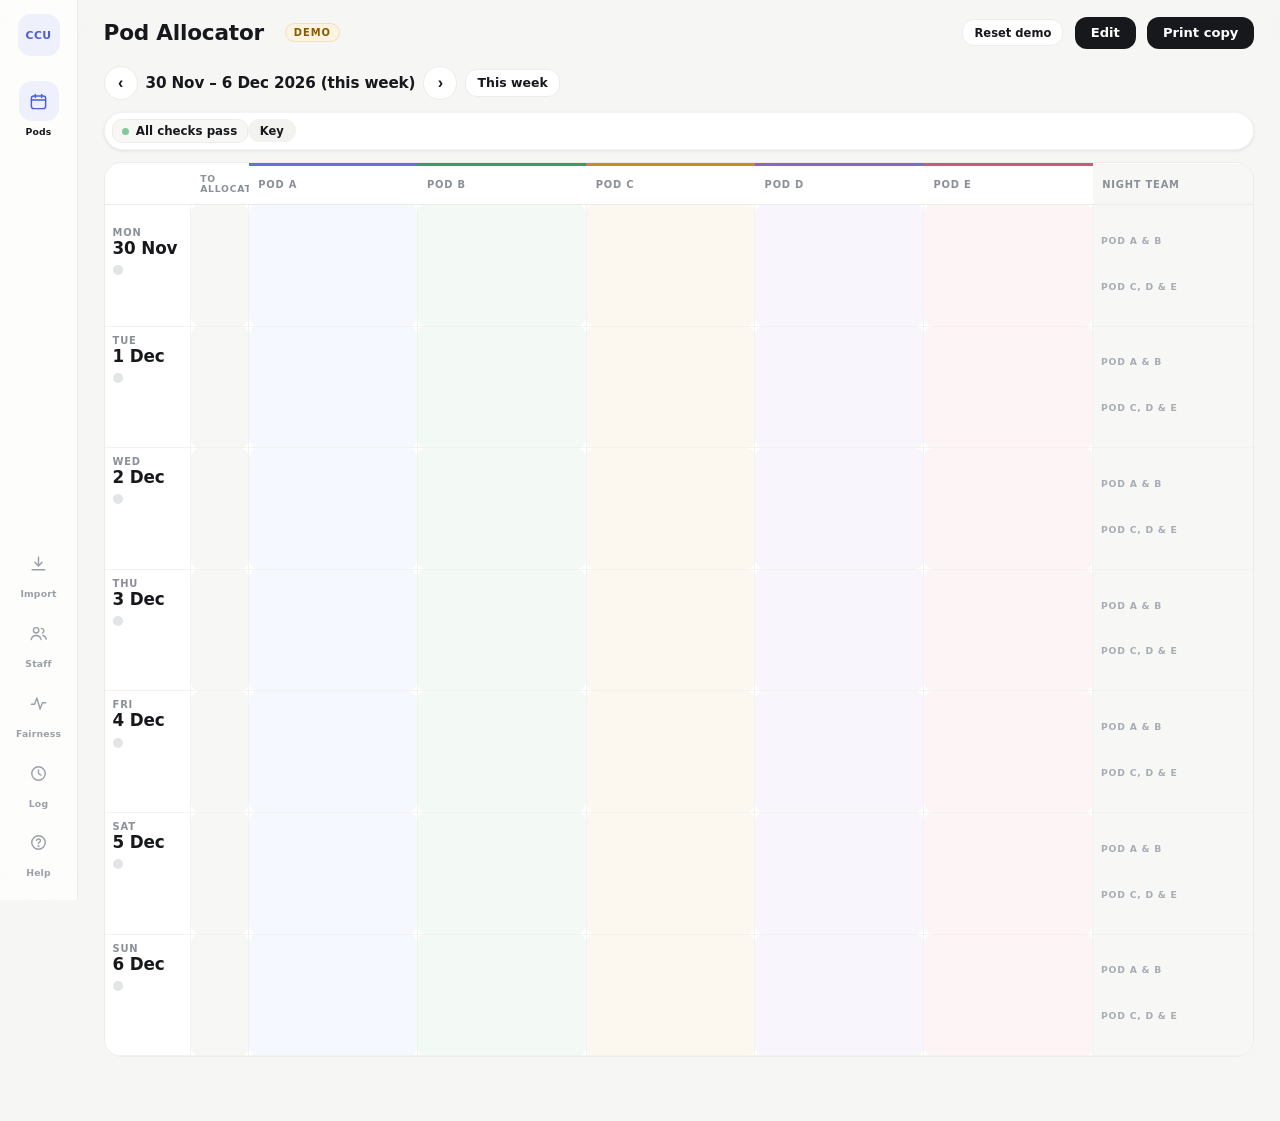
<file: demo.html>
<!DOCTYPE html>
<html lang="en">
<head>
<meta charset="UTF-8">
<meta name="viewport" content="width=device-width, initial-scale=1.0">
<title>CCU Pod Allocator</title>
<style>
:root{
  --bg:#f6f6f4; --card:#ffffff; --ink:#17181c; --muted:#8a8f98; --line:#ececea; --hair:#f2f2ef;
  --accent:#4c5dd6; --accent-bg:#eef0fb;
  --green:#2e7d4f; --green-bg:#e7f5ec; --amber:#b07d1e; --amber-bg:#fdf3df; --red:#cf3d3d; --red-bg:#fdeaea;
  --podA:#f5f8ff; --podB:#f3faf5; --podC:#fdf8ef; --podD:#f8f5fd; --podE:#fdf4f6;
  --podAb:#5b76d8; --podBb:#3d9964; --podCb:#c98a2b; --podDb:#8b66c9; --podEb:#d4577a;
  --night-bg:#f7f7f5;
}
*{box-sizing:border-box}
body{margin:0;font-family:Inter,-apple-system,"Segoe UI",system-ui,Arial,sans-serif;color:var(--ink);background:var(--bg);font-size:14px;-webkit-font-smoothing:antialiased}
input,select,button{accent-color:var(--ink)}
input[type=checkbox]{width:15px;height:15px;accent-color:var(--ink)}
#layout{display:flex;min-height:100vh}
aside{width:78px;background:rgba(255,255,255,.72);backdrop-filter:blur(16px);-webkit-backdrop-filter:blur(16px);border-right:0.5px solid var(--line);display:flex;flex-direction:column;align-items:stretch;padding:.9rem 0;position:sticky;top:0;height:100vh;flex-shrink:0}
aside .logo{margin:0 auto 1.1rem;width:42px;height:42px;border-radius:13px;background:var(--accent-bg);color:var(--accent);font-weight:800;font-size:.68rem;display:flex;align-items:center;justify-content:center;letter-spacing:.03em}
aside button{background:none;border:0;color:var(--muted);font-family:inherit;cursor:pointer;padding:.45rem 0;display:flex;flex-direction:column;align-items:center;gap:.28rem;font-size:.58rem;font-weight:600;letter-spacing:.02em}
aside button .ic{width:40px;height:40px;border-radius:13px;display:flex;align-items:center;justify-content:center;transition:background .12s}
aside button .ic svg{width:19px;height:19px}
aside button:hover .ic{background:var(--hair)}
aside button.active{color:var(--ink)}
aside button.active .ic{background:var(--accent-bg);color:var(--accent)}
aside .aside-spacer{flex:1}
aside button.smallb{opacity:.85}
#content{flex:1;min-width:0}
#topbar{background:rgba(246,246,244,.82);backdrop-filter:blur(16px);-webkit-backdrop-filter:blur(16px);padding:1rem 1.6rem .4rem;display:flex;align-items:center;gap:.7rem;position:sticky;top:0;z-index:45;min-height:56px}
#topbar h1{font-size:1.35rem;margin:0;font-weight:700;letter-spacing:-.01em}
.spacer{flex:1}
.hbtn{background:var(--ink);color:#fff;border:0;border-radius:12px;padding:.52rem 1rem;font-weight:600;font-size:.82rem;cursor:pointer;font-family:inherit}
.hbtn.ghost{background:var(--card);color:var(--ink);border:1px solid var(--line)}
.hbtn:disabled{opacity:.35;cursor:default;pointer-events:none}
.hbtn:hover{filter:brightness(.95)}
#saveState{font-size:.72rem;font-weight:600;padding:.25rem .65rem;border-radius:999px}
.demopill{font-size:.62rem;font-weight:700;letter-spacing:.1em;text-transform:uppercase;color:#8a5a00;background:#fdf3e0;border:1px solid #f0dfc0;padding:.2rem .5rem;border-radius:999px;margin-left:.6rem;vertical-align:middle}
body:not(.demo) .demopill{display:none}
body:not(.demo) #btnResetDemo{display:none}
#saveState.saved{color:var(--green);background:var(--green-bg)} #saveState.unsaved{color:var(--red);background:var(--red-bg)} #saveState.saving{color:var(--amber);background:var(--amber-bg)}
main{padding:.6rem 1.6rem 4rem;max-width:1550px}
.card{background:var(--card);border:0.5px solid var(--line);border-radius:18px;padding:1.1rem 1.3rem;margin-bottom:1rem}
h2{font-size:.72rem;margin:.1rem 0 .8rem;text-transform:uppercase;letter-spacing:.08em;color:var(--muted);font-weight:700}
button.btn{background:var(--ink);color:#fff;border:0;border-radius:12px;padding:.5rem 1rem;font-weight:600;font-size:.84rem;cursor:pointer;font-family:inherit}
button.btn.sec{background:var(--card);color:var(--ink);border:1px solid var(--line)}
button.btn.big{font-size:.95rem;padding:.85rem 1.3rem;border-radius:13px}
button.btn:hover{filter:brightness(.96)}
select,input[type=text],input[type=date],input[type=password]{border:1px solid #dcdcd8;border-radius:9px;padding:.4rem .5rem;font-size:.83rem;font-family:inherit;background:#fff;max-width:100%;color:var(--ink)}
select:focus,input:focus{outline:2px solid var(--accent-bg);border-color:var(--accent)}
table{border-collapse:collapse;width:100%}
.pill{display:inline-block;border-radius:999px;padding:.08rem .5rem;font-size:.66rem;font-weight:700;margin:0 .15rem .1rem 0;white-space:nowrap}
.pill.grade{background:var(--accent-bg);color:var(--accent)}
.pill.grade-empty{background:var(--hair);color:var(--muted);font-weight:600}
.pill.expired{background:var(--red-bg);color:var(--red)}
/* week bar */
.weekbar{display:flex;align-items:center;gap:.5rem;flex-wrap:wrap;margin-bottom:.8rem}
.weekbar b{font-size:.95rem;min-width:215px;text-align:center;font-weight:700;letter-spacing:-.01em}
.navarrow{background:var(--card);border:1px solid var(--line);border-radius:999px;font-size:1rem;width:34px;height:34px;cursor:pointer;font-weight:700;color:var(--ink);display:inline-flex;align-items:center;justify-content:center}
.navarrow:hover{background:var(--hair)}
/* rota table */
.rota-wrap{background:var(--card);border:0.5px solid var(--line);border-radius:18px;overflow-x:auto;overflow-y:visible;max-width:100%;-webkit-overflow-scrolling:touch}
table.rota{border-collapse:collapse;width:100%;min-width:1080px}
table.rota th{background:var(--card);color:var(--muted);font-size:.62rem;text-transform:uppercase;letter-spacing:.08em;padding:.6rem .6rem;text-align:left;position:sticky;top:0;z-index:10;border-bottom:1px solid var(--line);font-weight:700}
table.rota td{border-bottom:1px solid var(--hair);border-right:1px solid var(--hair);padding:.5rem .5rem;vertical-align:top}
table.rota td:last-child{border-right:0}
.dot{width:8px;height:8px;border-radius:50%;display:inline-block;margin-right:.4rem;vertical-align:baseline}
td.daylabel{background:var(--card);white-space:nowrap;width:86px}
.dl-inner{position:sticky;top:64px}
td.daylabel .dn{font-size:.62rem;font-weight:700;letter-spacing:.08em;color:var(--muted)}
td.daylabel .d{font-weight:700;font-size:1.05rem;letter-spacing:-.01em}
.statusdot{display:inline-block;width:10px;height:10px;border-radius:50%;margin-top:.45rem;cursor:pointer}
.statusdot.hard{background:var(--red)}
.statusdot.soft{background:#e6b84c}
.statusdot.ok{background:#7fc99a;cursor:default}
.statusdot.none{background:#e2e4e8;cursor:default}
.w{display:flex;gap:.45rem;align-items:flex-start;margin:.22rem 0;font-size:.79rem}
.w.hard{color:var(--red)} .w.soft{color:var(--amber)}
.w .tag{font-size:.58rem;font-weight:800;border-radius:5px;padding:.06rem .32rem;flex-shrink:0;margin-top:.1rem}
.w.hard .tag{background:var(--red);color:#fff}
.w.soft .tag{background:var(--amber);color:#fff}
#summaryBanner{display:inline-flex;align-items:center;gap:.4rem;background:#fff;border:0.5px solid rgba(29,31,36,.05);box-shadow:0 1px 3px rgba(29,31,36,.10);border-radius:999px;padding:.35rem .45rem;font-weight:600;font-size:.78rem;color:var(--ink);margin-bottom:.75rem}
.statchip{background:#f7f7f5;border:0.5px solid #ececea;border-radius:10px;padding:.26rem .6rem;font-weight:600;color:var(--ink);display:inline-flex;align-items:center;gap:.4rem;font-size:.74rem;white-space:nowrap}
.statchip .sd{width:7px;height:7px;border-radius:50%;flex-shrink:0}
.statchip.clickable{cursor:pointer;font-family:inherit;transition:background .12s,border-color .12s}
.statchip.clickable:hover{background:#f0f0ed;border-color:#dcdcd8}
.statchip.clickable:focus-visible{outline:2px solid var(--ink);outline-offset:1px}
#summaryBanner .viewlink{border:0;background:var(--hair);border-radius:999px;padding:.28rem .75rem;color:var(--ink);font-weight:600;font-size:.72rem;cursor:pointer;font-family:inherit}
#summaryBanner .viewlink:hover{background:#e6e6e2}
.chk-day{font-size:.62rem;font-weight:800;letter-spacing:.08em;color:var(--muted);text-transform:uppercase;margin:.9rem 0 .25rem}
.w.info{color:var(--muted)}
.w.info .tag{background:#e4e6ea;color:var(--muted)}
.w input[type=checkbox]{margin:.1rem .1rem 0 0;flex-shrink:0}
.w.acc{opacity:.5}
.slotrow{display:flex;align-items:center;gap:.3rem;margin-bottom:.3rem}
.slotrow select{flex:1;min-width:0}
.subhead{font-size:.58rem;font-weight:700;color:#a7adb5;text-transform:uppercase;letter-spacing:.08em;margin:.55rem 0 .25rem}
.mini{border:0;background:none;color:var(--muted);cursor:pointer;font-size:.9rem;padding:0 .2rem}
.mini:hover{color:var(--red)}
.addbtn{border:1px dashed #d5d5d0;border-radius:8px;background:none;color:var(--muted);font-size:.7rem;cursor:pointer;padding:.2rem .5rem;margin-top:.15rem;font-family:inherit}
.addbtn:hover{color:var(--accent);border-color:var(--accent)}
/* chips */
.chip{display:inline-flex;align-items:center;gap:.32rem;background:#fff;border:0.5px solid rgba(29,31,36,.05);border-radius:999px;padding:.2rem .55rem .2rem .26rem;font-size:.74rem;font-weight:600;margin:.15rem;cursor:grab;user-select:none;box-shadow:0 1px 3px rgba(29,31,36,.10);white-space:nowrap;max-width:100%;flex-wrap:nowrap}
.chip:active{cursor:grabbing}
.chip.dragging{opacity:.35}
.chip .tagx{font-size:.56rem;font-weight:800;border-radius:999px;padding:.09rem .34rem;background:var(--hair);color:var(--muted);flex-shrink:0;letter-spacing:.02em}
.chip .tagx.LD{background:#2c3e78;color:#fff}
.chip .tagx.SD{background:#e8edf6;color:#3b558f}
.chip .tagx.N{background:#4a4460;color:#fff}
.chip .tagx.clickable{cursor:pointer;border-bottom:1px dotted currentColor}
.chip .tagx.clickable:hover{outline:2px solid var(--accent-bg)}
.chip.selected{outline:2px solid var(--accent);outline-offset:1px}
.zone.tappable{outline:2px dashed var(--accent);outline-offset:-3px;border-radius:9px;background:rgba(76,93,214,.05)}
body.person-dragging .zone{outline:1.5px dashed #b9c3ee;outline-offset:-2px;border-radius:9px}
.ptoken.active{border-style:solid;border-color:var(--accent);color:var(--accent);background:var(--accent-bg)}
body.phone-dragging .chip{outline:1.5px dashed #b9c3ee;outline-offset:1px}
.chip.obs{border:1px dashed #d5d8de;background:#fbfbf9;color:var(--muted);box-shadow:none}
.chip.obs.tall{flex-direction:column;align-items:flex-start;gap:0;border-radius:12px;padding:.16rem .5rem .2rem .22rem}
.obsrole{font-size:.6rem;color:#b3b8bd;padding-left:1.9rem;line-height:1.1}
.chip.obs .tagx{background:var(--hair);color:var(--muted)}
.chip.fgh{cursor:default;background:#fbfbf9;color:var(--muted);border:1px dotted #d5d8de;box-shadow:none}
.chip.fgh .tagx{background:var(--hair);color:var(--muted)}
button:focus-visible,a:focus-visible,select:focus-visible{outline:2px solid var(--accent);outline-offset:2px}
.viewonly #btnSave,.viewonly #btnUndo,.viewonly #btnRedo,.viewonly #btnWho,.viewonly #btnPublish,.viewonly #btnAutoFill,.viewonly #btnDone{display:none}
body.viewmode .x,body.viewmode .ptoken,body.viewmode .trayadd,body.viewmode .addbtn,body.viewmode .mini,
body.viewmode #btnSave,body.viewmode #btnUndo,body.viewmode #btnRedo,body.viewmode #btnWho,body.viewmode #btnAutoFill,body.viewmode #saveState,body.viewmode #btnDone{display:none}
body:not(.viewmode) #btnEdit{display:none}
body.viewmode .conssel{pointer-events:none;appearance:none;-webkit-appearance:none}
body.viewmode .conssel:not(.has){display:none}
body.viewmode .slotrow select{pointer-events:none;appearance:none;-webkit-appearance:none;border:0;background:transparent}
body.viewmode .chip{cursor:default}
body.viewmode .zone .hint{visibility:hidden}
body.viewmode td.tray:empty{display:none}
.viewonly #weekGrid,.viewonly #importCard,.viewonly #staffCard,.viewonly .trayadd{pointer-events:none}
.viewonly .relaycard,.viewonly .relaycard *{pointer-events:auto}
.fbar{height:6px;background:var(--hair);border-radius:99px;width:64px;display:inline-block;margin-left:.45rem;vertical-align:middle;overflow:hidden}
.fbar-fill{height:100%;border-radius:99px;background:var(--accent);display:block}
.chip .x{border:0;background:none;color:#c2c6cc;cursor:pointer;font-size:.75rem;padding:0 0 0 .1rem;line-height:1}
.chip .x:hover{color:var(--red)}
td.tray{background:#f7f7f5;min-width:150px;max-width:185px}
/* When the whole week's bench is empty, collapse the To allocate column to a slim strip. */
table.rota:not(:has(td.tray .chip)) th.trayth{width:58px!important;min-width:58px;max-width:58px;font-size:.58rem;line-height:1.1;overflow:hidden}
table.rota:not(:has(td.tray .chip)) td.tray{min-width:58px;max-width:58px;width:58px}
table.rota:not(:has(td.tray .chip)) td.tray .trayadd{font-size:0;padding:.3rem}
table.rota:not(:has(td.tray .chip)) td.tray .trayadd::after{content:"+";font-size:.9rem}
table.rota:not(:has(td.tray .chip)) td.tray .trayhint{font-size:0;padding:.4rem .2rem}
table.rota:not(:has(td.tray .chip)) td.tray .trayhint::after{content:"drop";font-size:.55rem}
.tray-sec{font-size:.56rem;font-weight:800;color:#a7adb5;text-transform:uppercase;letter-spacing:.08em;margin:.35rem 0 .1rem}
.zone{min-height:24px;border-radius:9px}
.zone.dragover{outline:2px dashed var(--accent);outline-offset:-2px;background:var(--accent-bg)!important}
.zone .hint{color:#c4c8cd;font-size:.66rem;padding:.15rem .2rem}
.trayhint{display:none;border:1.5px dashed #d7dbe1;border-radius:9px;padding:.55rem .4rem;text-align:center;color:#b3b8bd;font-size:.68rem;margin:.25rem 0}
body:not(.viewmode) td.tray:not(:has(.chip)) .trayhint{display:block}
body.person-dragging .trayhint,td.tray.tappable .trayhint{display:block;border-color:var(--accent);color:var(--accent)}
.trayadd{width:100%;font-size:.72rem;margin-top:.35rem;color:var(--muted);border-style:dashed}
.conssel{width:auto;max-width:100%;font-size:.66rem;color:#b3b8bd;border:0;background:transparent;padding:0;margin:0;font-weight:600;cursor:pointer;text-align:right}
.conssel.has{color:var(--muted);font-weight:700}
.conssel:hover{color:var(--ink)}
.conswrap{display:flex;justify-content:flex-end;margin:-1px 0 3px;min-height:14px}
th.podth{border-top:3px solid var(--line)}
td.col-A{background:var(--podA)} td.col-B{background:var(--podB)} td.col-C{background:var(--podC)} td.col-D{background:var(--podD)} td.col-E{background:var(--podE)}
.ptoken{display:inline-flex;align-items:center;gap:.3rem;border:1.5px dashed #c6cdd8;border-radius:999px;padding:.18rem .6rem;font-size:.7rem;font-weight:700;color:var(--muted);cursor:grab;user-select:none;margin-top:.35rem;background:rgba(255,255,255,.6)}
.ptoken:active{cursor:grabbing}
.ptoken.night{border-color:#cdbfe8;color:#7a5cc9}
.ptoken.sup{border-color:#e3c98e;color:var(--amber)}
.ptoken.shadow{border-color:#b9c3ee;color:#4c5dd6}
.shadowtok{display:inline-flex;align-items:center;justify-content:center;color:#4c5dd6;opacity:.4;cursor:grab;user-select:none;padding:.15rem;margin-top:.2rem;border-radius:6px}
.shadowtok:hover{opacity:1;background:rgba(76,93,214,.08)}
.shadowtok.active{opacity:1;background:rgba(76,93,214,.14);outline:1.5px dashed #4c5dd6}
.supicon{cursor:pointer;line-height:1;color:var(--amber);display:inline-flex}
.supicon:hover{transform:scale(1.15)}
.shadowicon{cursor:pointer;line-height:1;color:#4c5dd6;display:inline-flex}
.shadowicon:hover{transform:scale(1.15)}
.phoneicon{cursor:pointer;line-height:1;color:var(--ink);display:inline-flex}
.phoneicon.night{color:#7a5cc9}
.phoneicon:hover{transform:scale(1.15)}
.awdot{font-size:.54rem;font-weight:800;background:var(--accent-bg);color:var(--accent);border-radius:5px;padding:.06rem .24rem;line-height:1}
.chip.phonehover{outline:2px dashed var(--accent);outline-offset:1px}
/* staff table */
#staffTable th{position:sticky;top:0;background:var(--card);font-size:.6rem;text-transform:uppercase;letter-spacing:.07em;color:var(--muted);text-align:left;padding:.5rem .55rem;border-bottom:1px solid var(--line);z-index:5;font-weight:700}
#staffTable td{padding:.45rem .55rem;border-bottom:1px solid var(--hair);vertical-align:middle}
#staffTable tr:hover td{background:#fbfbf9}
#staffTable input[type=checkbox]{transform:scale(1.15)}
.colpill{border-radius:999px;padding:.15rem .5rem;font-weight:700;font-size:.64rem;text-transform:none;letter-spacing:.01em;white-space:nowrap;display:inline-block}
#staffTable th.grp,#staffTable td.grp{border-left:1px solid var(--line)}
.grouphead{font-size:.62rem;font-weight:800;letter-spacing:.08em;text-transform:uppercase;color:var(--ink);margin:.7rem 0 .1rem}
.namecell{font-weight:600;white-space:nowrap;max-width:230px;overflow:hidden;text-overflow:ellipsis}
.inactive td{opacity:.45}
.skcell{max-width:340px}
.spill{display:inline-block;border-radius:999px;padding:.1rem .5rem;font-size:.68rem;font-weight:700;margin:.1rem .25rem .1rem 0;white-space:nowrap;line-height:1.5}
.spill.info{background:var(--hair);color:var(--muted);border:1px solid var(--line)}
.muted-sm{color:var(--muted);font-size:.8rem}
.datescell{white-space:nowrap}
.datescell .dt{font-size:.72rem;padding:.2rem .3rem;width:8.4rem}
.datescell .todash{color:var(--muted);margin:0 .25rem}
.rowacts{white-space:nowrap;text-align:right}
.rowbtn{font-size:.72rem;font-weight:700;padding:.28rem .6rem;border-radius:8px;border:1px solid var(--line);background:var(--card);cursor:pointer;margin-left:.3rem}
.rowbtn.edit:hover{background:var(--accent-bg);border-color:var(--accent);color:var(--accent)}
.rowbtn.del{color:var(--red);border-color:#f0c9c9}
.rowbtn.del:hover{background:#fdecec}
.infoi{display:inline-flex;align-items:center;justify-content:center;width:14px;height:14px;border-radius:50%;background:var(--muted);color:#fff;font-size:.6rem;font-style:italic;font-weight:800;margin-left:.35rem;cursor:help;vertical-align:middle}
.checks label{align-items:center}
/* fairness */
.fair th{font-size:.6rem;text-transform:uppercase;letter-spacing:.07em;color:var(--muted);font-weight:700}
.fair th,.fair td{padding:.4rem .6rem;border-bottom:1px solid var(--hair);font-size:.82rem;text-align:center}
.fair td:first-child,.fair th:first-child{text-align:left}
/* log */
.logrow{font-size:.8rem;padding:.4rem 0;border-bottom:1px solid var(--hair)}
.logrow .t{color:var(--muted);font-size:.7rem}
/* modal */
#modalBg{position:fixed;inset:0;background:rgba(20,21,29,.38);backdrop-filter:blur(3px);display:none;align-items:center;justify-content:center;z-index:100}
#modal{background:var(--card);border-radius:20px;padding:1.5rem 1.7rem;max-width:640px;width:94%;max-height:88vh;overflow:auto;box-shadow:0 24px 60px rgba(20,21,29,.22);animation:dlgin .15s ease}
/* dialogs (confirm / prompt / alert) */
@keyframes dlgin{from{transform:scale(.96) translateY(6px);opacity:0}}
.dlg-bg{position:fixed;inset:0;background:rgba(20,21,29,.42);backdrop-filter:blur(3px);display:flex;align-items:center;justify-content:center;z-index:300}
.dlg{background:var(--card);border-radius:20px;padding:1.4rem 1.6rem;max-width:410px;width:90%;box-shadow:0 24px 60px rgba(20,21,29,.25);animation:dlgin .15s ease}
.dlg-title{font-weight:700;font-size:1rem;margin-bottom:.35rem;letter-spacing:-.01em}
.dlg-body{font-size:.88rem;color:var(--muted);line-height:1.55;white-space:pre-line}
.dlg input{width:100%;margin-top:.9rem;font-size:.95rem;padding:.55rem .7rem}
.dlg-btns{display:flex;gap:.6rem;justify-content:flex-end;margin-top:1.2rem}
.combolist{max-height:190px;overflow:auto;border:1px solid var(--line,#e2e4e8);border-radius:10px;margin-top:.5rem}
.comboopt{padding:.55rem .8rem;cursor:pointer;font-size:.9rem;border-bottom:1px solid var(--line,#eef0f3)}
.comboopt:last-child{border-bottom:none}
.comboopt:hover,.comboopt.active{background:var(--accent-bg,#eef2ff)}
button.btn.danger{background:var(--red);color:#fff}
#modal h3{margin:0 0 .9rem;font-size:1.05rem;font-weight:700;letter-spacing:-.01em}
.frow{display:flex;gap:.8rem;margin-bottom:.7rem;flex-wrap:wrap}
.frow label{display:flex;flex-direction:column;gap:.25rem;font-size:.68rem;font-weight:700;color:var(--muted);text-transform:uppercase;letter-spacing:.06em}
.checks{display:grid;grid-template-columns:1fr 1fr;gap:.5rem .9rem;margin:.4rem 0 .8rem}
.checks label{display:flex;gap:.5rem;align-items:center;font-size:.86rem;font-weight:500;color:var(--ink)}
.modalbtns{display:flex;gap:.6rem;justify-content:flex-end;margin-top:.8rem}
#toast{position:fixed;bottom:1.4rem;left:50%;transform:translateX(-50%);background:var(--ink);color:#fff;border-radius:999px;padding:.6rem 1.3rem;font-size:.85rem;display:none;z-index:200;box-shadow:0 8px 24px rgba(20,21,29,.25)}
.empty{color:var(--muted);font-size:.86rem;padding:1.6rem;text-align:center}
/* welcome */
#welcome{position:fixed;inset:0;background:var(--bg);z-index:90;display:flex;align-items:center;justify-content:center}
#welcome .box{background:var(--card);border:1px solid var(--line);border-radius:22px;padding:2.6rem 2.8rem;max-width:440px;width:92%;box-shadow:0 20px 50px rgba(20,21,29,.07)}
#welcome .kicker{font-size:.62rem;font-weight:700;letter-spacing:.12em;color:var(--muted);text-transform:uppercase}
#welcome h1{font-size:1.6rem;margin:.2rem 0 .3rem;font-weight:700;letter-spacing:-.02em}
#welcome p{color:var(--muted);font-size:.88rem;margin:.2rem 0 1.4rem}
#welcome .btn{display:block;width:100%;margin-bottom:.7rem}
#welcome .btn small{display:block;font-weight:400;font-size:.73rem;opacity:.75;margin-top:.2rem}
/* help */
.help p{font-size:.87rem;margin:.45rem 0;line-height:1.5}
.help h4{margin:1rem 0 .3rem;font-size:.9rem}
.help ol{margin:.3rem 0 .6rem 1.2rem;padding:0}
.help li{margin:.3rem 0;font-size:.85rem}
.stepnum{display:inline-flex;width:20px;height:20px;border-radius:50%;background:var(--accent-bg);color:var(--accent);font-size:.7rem;font-weight:700;align-items:center;justify-content:center;margin-right:.4rem}
/* staff gate */
.gatebox{max-width:340px;margin:4rem auto;text-align:center}
.gatebox input{width:100%;font-size:1rem;padding:.65rem;margin:.6rem 0;text-align:center}
.gatebox b{display:block;margin-top:.4rem}
.gatebox a{display:inline-block;margin-top:.6rem}
/* import */
.imp-grid{display:grid;grid-template-columns:1fr 1fr;gap:1rem;max-width:1100px;margin-top:.4rem}
@media (max-width:980px){.imp-grid{grid-template-columns:1fr}}
.impdesc{font-size:.84rem;color:var(--muted);margin:-.3rem 0 .8rem}
.impsteps{margin:1rem 0 .2rem;padding:0;list-style:none;counter-reset:step}
.impsteps li{font-size:.82rem;margin:.6rem 0;color:var(--ink);counter-increment:step;position:relative;padding-left:30px;line-height:1.5}
.impsteps li::before{content:counter(step);position:absolute;left:0;top:.05rem;width:20px;height:20px;border-radius:50%;background:#E6F1FB;color:#0C447C;font-weight:700;font-size:.68rem;display:flex;align-items:center;justify-content:center}
.impsteps.teal li::before{background:#E1F5EE;color:#085041}
.dz-sm{padding:1.8rem 1rem!important}
.dropzone{border:2px dashed #dcdcd6;border-radius:18px;background:var(--card);padding:2.6rem 1rem;text-align:center;color:var(--muted);cursor:pointer;font-size:.95rem;transition:all .15s}
.dropzone:hover,.dropzone.over{background:var(--accent-bg);border-color:var(--accent);color:var(--accent)}
details.steps{background:var(--card);border:1px solid var(--line);border-radius:14px;padding:.7rem 1rem;margin-top:.9rem;font-size:.85rem}
details.steps summary{cursor:pointer;font-weight:600;color:var(--ink)}
.imp-summary{background:#fbfbf9;border:1px solid var(--line);border-radius:12px;padding:.75rem 1rem;font-size:.84rem;margin:.7rem 0}
.imp-unmatched{display:flex;align-items:center;gap:.5rem;margin:.35rem 0;font-size:.84rem}
.imp-unmatched select{flex:1}
.daypills{display:none;gap:.4rem;overflow-x:auto;padding:.1rem 0 .7rem;-webkit-overflow-scrolling:touch}
.daypill{border:0.5px solid var(--line);background:var(--card);border-radius:10px;padding:.4rem .75rem;font-weight:600;font-size:.8rem;display:flex;gap:.4rem;align-items:center;white-space:nowrap;cursor:pointer;font-family:inherit}
.daypill.active{background:var(--ink);color:#fff;border-color:var(--ink)}
.daypill .statusdot{margin:0;width:8px;height:8px;cursor:pointer}
@media (max-width:820px){
  aside{position:fixed;bottom:0;top:auto;left:0;right:0;width:100%;height:62px;flex-direction:row;justify-content:space-around;align-items:center;padding:.15rem 0 calc(.15rem + env(safe-area-inset-bottom));border-top:1px solid var(--line);border-right:0;z-index:80}
  aside .logo,aside .aside-spacer{display:none}
  aside button{padding:.15rem .3rem;font-size:.56rem;gap:.15rem}
  aside button .ic{width:30px;height:30px;border-radius:9px}
  aside button .ic svg{width:17px;height:17px}
  #content{min-width:0}
  main{padding:.4rem .7rem calc(5.2rem + env(safe-area-inset-bottom))}
  #topbar{flex-wrap:wrap;min-height:auto;padding:.6rem .8rem .3rem;gap:.4rem;align-items:center}
  #topbar h1{font-size:1.15rem;width:auto;margin-right:auto}
  .hbtn{font-size:.72rem;padding:.55rem .7rem;white-space:nowrap}
  #btnWho{font-size:.66rem;padding:.5rem .55rem;max-width:34vw;overflow:hidden;text-overflow:ellipsis}
  #saveState{font-size:.66rem}
  body:not(.viewmode) #btnPublish{display:none}
  .weekbar{display:grid;grid-template-columns:auto 1fr auto;gap:.5rem .4rem;align-items:center;background:#fff;border:0.5px solid rgba(29,31,36,.05);box-shadow:0 1px 3px rgba(29,31,36,.10);border-radius:16px;padding:.55rem .6rem;margin-bottom:.5rem}
  .weekbar b{min-width:0;font-size:1.05rem;white-space:nowrap;text-align:center;cursor:pointer}
  .weekbar b small{display:block;font-size:.66rem;color:#8a8f98;font-weight:600;letter-spacing:.06em;text-transform:uppercase}
  .weekbar .spacer,.weekbar #btnToday{display:none}
  .navarrow{border:0;background:var(--hair)}
  #btnAutoFill{grid-column:1 / -1;justify-self:center}
  #summaryBanner{grid-column:1 / -1;display:flex;justify-content:flex-start;width:100%;background:transparent;border:0;box-shadow:none;border-radius:0;border-top:0.5px solid #f0f0ee;margin:0;padding:.55rem .1rem .05rem}
  body.viewmode table.rota td.tray:not(:has(.chip)){display:none}
  table.rota td.tray:not(:has(.chip)):not(:has(.tray-sec)){padding:.45rem .7rem}
  .daypills{display:flex;position:sticky;top:0;z-index:30;background:var(--bg);margin:0 -0.7rem;padding:.4rem .7rem .6rem}
  .daypill{font-size:.95rem;padding:.8rem 1.05rem;border-radius:13px;font-weight:700}
  .daypill .statusdot{width:9px;height:9px}
  td.daylabel{display:flex;gap:.5rem;align-items:center;padding:.15rem .2rem;margin-bottom:.3rem;border:0}
  td.daylabel .dn,td.daylabel .d{display:none}
  .dl-inner{position:static}
  .chip{padding:.55rem .75rem .55rem .38rem;font-size:.85rem;margin:.2rem;gap:.42rem}
  .chip .tagx{font-size:.68rem;padding:.18rem .48rem}
  .chip .x{font-size:1rem;padding:.25rem .1rem .25rem .35rem}
  .ptoken{padding:.5rem .8rem;font-size:.8rem}
  .trayadd,.conssel{font-size:.82rem;padding:.4rem .5rem}
  td.daylabel:not(:has(.ptoken)):not(:has(.chip)){display:none}
  .rota-wrap{border:0;background:transparent;overflow:visible}
  table.rota{min-width:0;display:block}
  table.rota thead{display:none}
  table.rota tbody{display:block}
  table.rota tr{display:block}
  table.rota td{display:block;border:0.5px solid var(--line);border-radius:12px;margin-bottom:.55rem;padding:.65rem .7rem;background:var(--card)}
  td.daylabel{background:transparent;border:0;display:flex;gap:.6rem;align-items:center;margin-bottom:.1rem;padding:.2rem .1rem;width:auto}
  td.daylabel .d{font-size:1.15rem}
  td.tray{max-width:none;min-width:0}
  table.rota td::before{display:block;font-size:.6rem;font-weight:800;letter-spacing:.08em;color:var(--muted);margin-bottom:.35rem;text-transform:uppercase}
  table.rota td.col-A{background:var(--podA)}
  table.rota td.col-B{background:var(--podB)}
  table.rota td.col-C{background:var(--podC)}
  table.rota td.col-D{background:var(--podD)}
  table.rota td.col-E{background:var(--podE)}
  table.rota td.nighttd{background:#f1edfb!important}
  td.nighttd::before{color:#6b5fb5!important}
  td.tray::before{content:"To allocate"}
  td.col-A::before{content:"Pod A";color:var(--podAb)}
  td.col-B::before{content:"Pod B";color:var(--podBb)}
  td.col-C::before{content:"Pod C";color:var(--podCb)}
  td.col-D::before{content:"Pod D";color:var(--podDb)}
  td.col-E::before{content:"Pod E";color:var(--podEb)}
  td.nighttd::before{content:"Night team"}
  #staticFallback{overflow-x:auto}
}
@media print{ aside,#topbar,.weekbar,button,#toast{display:none!important} body{background:#fff} }
</style>
</head>
<body>
<div id="staticFallback"><!--STATIC_START--><!--STATIC_END--></div>
<div id="layout" style="display:none">
<aside>
  <div class="logo">CCU</div>
  <button data-tab="rota" class="active"><span class="ic"><svg viewBox="0 0 24 24" fill="none" stroke="currentColor" stroke-width="1.8" stroke-linecap="round" stroke-linejoin="round"><rect x="3" y="5" width="18" height="16" rx="3"/><path d="M8 3v4M16 3v4M3 10h18"/></svg></span>Pods</button>
  <div class="aside-spacer"></div>
  <button data-tab="import" class="smallb"><span class="ic"><svg viewBox="0 0 24 24" fill="none" stroke="currentColor" stroke-width="1.8" stroke-linecap="round" stroke-linejoin="round"><path d="M12 4v11m0 0l-4.5-4.5M12 15l4.5-4.5M4 20h16"/></svg></span>Import</button>
  <button data-tab="staff" class="smallb"><span class="ic"><svg viewBox="0 0 24 24" fill="none" stroke="currentColor" stroke-width="1.8" stroke-linecap="round" stroke-linejoin="round"><circle cx="9" cy="8" r="3.4"/><path d="M2.8 19.5c.8-3.3 3.3-5 6.2-5s5.4 1.7 6.2 5"/><path d="M15.5 5.5a3.2 3.2 0 011.6 6"/><path d="M17.6 14.6c2.2.5 3.7 2 4.2 4.4"/></svg></span>Staff</button>
  <button data-tab="fair" class="smallb"><span class="ic"><svg viewBox="0 0 24 24" fill="none" stroke="currentColor" stroke-width="1.8" stroke-linecap="round" stroke-linejoin="round"><path d="M3 13h4l3-8 4 14 3-8h4"/></svg></span>Fairness</button>
  <button data-tab="log" class="smallb"><span class="ic"><svg viewBox="0 0 24 24" fill="none" stroke="currentColor" stroke-width="1.8" stroke-linecap="round" stroke-linejoin="round"><circle cx="12" cy="12" r="8.5"/><path d="M12 7.5V12l3 2"/></svg></span>Log</button>
  <button data-tab="help" class="smallb"><span class="ic"><svg viewBox="0 0 24 24" fill="none" stroke="currentColor" stroke-width="1.8" stroke-linecap="round" stroke-linejoin="round"><circle cx="12" cy="12" r="8.5"/><path d="M9.6 9.2A2.5 2.5 0 0112 7.5c1.4 0 2.5 1 2.5 2.2 0 1.5-1.6 1.9-2.5 3v.6"/><circle cx="12" cy="16.6" r=".4" fill="currentColor"/></svg></span>Help</button>
</aside>
<div id="content">
<div id="topbar">
  <h1 id="pageTitle">Pod Allocator</h1>
  <span class="demopill" title="Private sandbox — nothing here touches the live rota. Changes save only on this device.">Demo</span>
  <div class="spacer"></div>
  <button class="hbtn ghost" id="btnResetDemo" style="font-size:.72rem;padding:.35rem .7rem" title="Clear your changes and reload the sample data">Reset demo</button>
  <button class="hbtn ghost" id="btnWho" style="font-size:.75rem;padding:.35rem .7rem;color:var(--muted)" title="Changes are logged under this name — click to change who's editing"></button>
  <span id="saveState"></span>
  <button class="hbtn" id="btnEdit">Edit</button>
  <button class="hbtn ghost" id="btnDone" title="Back to read-only view">Done</button>
  <button class="hbtn ghost" id="btnUndo" title="Undo last change (Ctrl+Z)">↩ Undo</button>
  <button class="hbtn ghost" id="btnRedo" title="Redo (Ctrl+Y / Ctrl+Shift+Z)">↪ Redo</button>
  <button class="hbtn ghost" id="btnSave" style="opacity:.7;font-size:.75rem" title="Everything saves on its own — this only forces an immediate save">Save now</button>
  <button class="hbtn" id="btnPublish" title="Save a read-only copy of this week for printing or posting in Teams chat">Print copy</button>
</div>
<main>
  <section id="tab-rota">
    <div class="weekbar">
      <button class="navarrow" id="btnPrevWeek" title="Previous week">‹</button>
      <b id="weekTitle"></b>
      <button class="navarrow" id="btnNextWeek" title="Next week">›</button>
      <button class="btn sec" id="btnToday" style="font-size:.78rem;padding:.35rem .7rem">This week</button>
      <span class="spacer"></span>
      <button class="btn sec" id="btnAutoFill" style="font-size:.78rem;padding:.35rem .7rem" title="Distribute everyone on each day's bench into pods, as fairly as possible. Keeps anyone you've already placed.">Auto-fill week</button>
      <span class="spacer"></span>
    </div>
    <div id="summaryBanner"></div>
    <div id="weekGrid"></div>
  </section>

  <section id="tab-import" style="display:none">
    <div id="importGate" class="gatebox" style="display:none">
      <div class="card">
        <svg viewBox="0 0 24 24" width="30" height="30" fill="none" stroke="currentColor" stroke-width="1.7" stroke-linecap="round"><rect x="5" y="11" width="14" height="9" rx="2.5"/><path d="M8 11V8a4 4 0 018 0v3"/></svg>
        <b id="gateTitleI">Locked — staff password</b>
        <input type="password" id="gatePwI" placeholder="Password">
        <button class="btn" id="gateBtnI" style="width:100%">Unlock</button>
        <div id="gateMsgI" style="font-size:.78rem;color:var(--red);min-height:1em;margin-top:.3rem"></div>
        <a href="#" id="gateResetI" style="font-size:.72rem;color:var(--muted)">Forgotten? Reset it</a>
      </div>
    </div>
    <div class="imp-grid" id="importCard">
      <div class="card">
        <h2>Staff rota — from Optima</h2>
        <p class="impdesc">Fills each day's bench with who's working and their shifts.</p>
        <div class="dropzone dz-sm" id="dropRota">
          <svg viewBox="0 0 24 24" width="30" height="30" fill="none" stroke="currentColor" stroke-width="1.6" stroke-linecap="round" stroke-linejoin="round" style="margin-bottom:.4rem"><path d="M12 4v11m0 0l-4.5-4.5M12 15l4.5-4.5M4 20h16"/></svg>
          <div style="font-weight:600">Drop the “Work Roster 1 Week” export here</div>
          <div style="font-size:.8rem;margin-top:.2rem">or click to choose the file</div>
        </div>
        <div id="importResultRota"></div>
        <ol class="impsteps">
          <li>In Optima: <b>Rostering</b> → <b>Roster Print Reports</b> → <b>Work Roster 1 Week</b></li>
          <li>View Date = any day that week · Unit = S11061 Medical Staff · Fulfilment = All · Include Duties = All Duties · Person Extra Info = Grade · Unfilled Duties = None · <b>Output As = Excel</b></li>
          <li><b>Run Report</b> → Reports icon (top right) → click the report → <b>View Report</b> — it downloads</li>
          <li>Drop the downloaded file above</li>
        </ol>
      </div>
      <div class="card">
        <h2>Consultant cover</h2>
        <p class="impdesc">Fills the consultant line on each pod — every week in the file, in one go.</p>
        <div class="dropzone dz-sm" id="dropCons">
          <svg viewBox="0 0 24 24" width="30" height="30" fill="none" stroke="currentColor" stroke-width="1.6" stroke-linecap="round" stroke-linejoin="round" style="margin-bottom:.4rem"><path d="M12 4v11m0 0l-4.5-4.5M12 15l4.5-4.5M4 20h16"/></svg>
          <div style="font-weight:600">Drop the consultant pod allocations here</div>
          <div style="font-size:.8rem;margin-top:.2rem">or click to choose the file</div>
        </div>
        <div id="importResultCons"></div>
        <ol class="impsteps teal">
          <li>Use the usual consultant spreadsheet — “Week Commencing …” blocks with Pod A–E rows of initials</li>
          <li>Initials are matched to consultants on the Staff page by their name's initials (“Anas Baiou” catches AB); anything unmatched shows as initials until they're added</li>
          <li>Already-entered consultants are simply overwritten by the file</li>
        </ol>
      </div>
      <div class="card relaycard" style="grid-column:1 / -1">
        <h2>Shared saving</h2>
        <p class="impdesc" id="relayStatus">Checking…</p>
        <button class="btn sec" id="btnRelaySetup" style="align-self:flex-start">Set up shared saving</button>
      </div>
    </div>
  </section>

  <section id="tab-staff" style="display:none">
    <div id="staffGate" class="gatebox" style="display:none">
      <div class="card">
        <svg viewBox="0 0 24 24" width="30" height="30" fill="none" stroke="currentColor" stroke-width="1.7" stroke-linecap="round"><rect x="5" y="11" width="14" height="9" rx="2.5"/><path d="M8 11V8a4 4 0 018 0v3"/></svg>
        <b id="gateTitleS">Locked — staff password</b>
        <input type="password" id="gatePwS" placeholder="Password">
        <button class="btn" id="gateBtnS" style="width:100%">Unlock</button>
        <div id="gateMsgS" style="font-size:.78rem;color:var(--red);min-height:1em;margin-top:.3rem"></div>
        <a href="#" id="gateResetS" style="font-size:.72rem;color:var(--muted)">Forgotten? Reset it</a>
      </div>
    </div>
    <div class="card" id="staffCard">
      <div style="display:flex;align-items:center;gap:.8rem;flex-wrap:wrap;margin-bottom:.6rem">
        <h2 style="margin:0">Staff list</h2>
        <button class="btn" id="btnAddStaff">+ Add person</button>
        <label style="font-size:.82rem;display:flex;align-items:center;gap:.35rem"><input type="checkbox" id="showInactive"> Show expired/inactive</label>
        <span style="font-size:.78rem;color:var(--muted)">Coloured attributes drive the checks and auto-fill · grey ones are rota information. People past their end date drop out automatically.</span>
      </div>
      <div style="overflow-x:auto">
      <table id="staffTable">
        <thead><tr>
          <th>Name</th><th>Grade</th><th>Skills</th><th>On the unit</th><th></th>
        </tr></thead>
        <tbody id="staffBody"></tbody>
      </table>
      </div>
    </div>
  </section>

  <section id="tab-fair" style="display:none">
    <div id="fairGate" class="gatebox" style="display:none">
      <div class="card">
        <svg viewBox="0 0 24 24" width="30" height="30" fill="none" stroke="currentColor" stroke-width="1.7" stroke-linecap="round"><rect x="5" y="11" width="14" height="9" rx="2.5"/><path d="M8 11V8a4 4 0 018 0v3"/></svg>
        <b id="gateTitleF">Locked — staff password</b>
        <input type="password" id="gatePwF" placeholder="Password">
        <button class="btn" id="gateBtnF" style="width:100%">Unlock</button>
        <div id="gateMsgF" style="font-size:.78rem;color:var(--red);min-height:1em;margin-top:.3rem"></div>
        <a href="#" id="gateResetF" style="font-size:.72rem;color:var(--muted)">Forgotten? Reset it</a>
      </div>
    </div>
    <div class="card" id="fairCard">
      <h2>Fairness — pod days &amp; phone-holding (last 6 months)</h2>
      <p style="font-size:.8rem;color:var(--muted);margin-top:-.2rem">Pod columns: how each person's pod days split across A–E (100% = always the same pod). Phone columns: their share of all phone days. Hover any % for the raw count. Sorted by most pod days.</p>
      <div style="overflow-x:auto"><table class="fair" id="fairTable"></table></div>
    </div>
  </section>

  <section id="tab-log" style="display:none">
    <div class="card">
      <h2>Change log</h2>
      <div id="logList"></div>
    </div>
  </section>

  <section id="tab-help" style="display:none">
    <div class="card help" style="max-width:680px">
      <h2>Pods</h2>
      <p>Each day, the people still to place appear under <b>To allocate</b> — from an Import, or added with the add-person line. Drag them into pods, or click a person then click where they go. Give out the referral phone the same way: drag the dashed <b>phone</b> token onto a person (or click it, then them); to move it, drag the phone straight off one chip onto another, or click it to take it back. If the phone holder needs supervision, an amber <b>supervisor</b> badge appears — put it on whoever is supervising, the same way. Click a chip's <b>SD / LD / N</b> tag to change their shift. The small <b>A</b> means airway trained. Students and work-experience visitors go on via <b>+ observer / student…</b> — they show on the rota but never count in numbers.</p>
      <p>The dot beside each date: <b style="color:var(--green)">green</b> all checks pass · <b style="color:var(--amber)">amber</b> worth a look · <b style="color:var(--red)">red</b> a unit rule is broken. Click it to read the details. Everything saves automatically — watch for "All changes saved" at the top.</p>
      <h2>Import</h2>
      <p>Drop in the week's <b>Work Roster 1 Week</b> Excel export from Optima (instructions on the Import page). Names are matched to the staff list automatically, and each day's bench then shows exactly who's working.</p>
      <h2>Staff</h2>
      <p>One row per person: airway, phone, nights, transfer, supernumerary, plus start and end dates. This list is what all the safety checks run on. When someone leaves, set their end date and they disappear from the lists by themselves. Password protected — the password is set the first time anyone opens the page.</p>
      <h2>Print copy</h2>
      <p>Saves a read-only, nicely formatted copy of the week as a single file — for printing for the wall, or posting into the Teams chat.</p>
      <h2>Mistakes</h2>
      <p><b>Undo</b> reverses your last change, step by step. The <b>Log</b> page records who changed what and when. Only one person can edit at a time — if someone else has Edit open, the button tells you who, and it frees itself within minutes of them finishing. Every edit session starts from the latest saved version, an older copy can never save over a newer one, and editing closes itself after five minutes untouched.</p>
    </div>
  </section>
</main>
</div><!-- /content -->
</div><!-- /layout -->

<div id="welcome" style="display:none">
  <div class="box" style="text-align:center">
    <div class="kicker">Critical Care Unit</div>
    <h1>Pod Allocator</h1>
    <p>Pod allocations, checked against the unit's rules</p>
    <button class="btn big" id="wContinue" style="display:none;text-align:center"></button>
    <button class="btn big sec" id="wOpen" style="text-align:center">Open the Pod Allocator<small>you should never see this screen — everything lives inside this one page</small></button>
    <div style="margin-top:.6rem"><a href="#" id="wNew" style="font-size:.72rem;color:var(--muted)">start a brand-new empty file</a></div>
  </div>
</div>

<div id="modalBg"><div id="modal"></div></div>
<div id="toast"></div>

<script>window.__POD_DEMO=true;</script>
<script>/*ROTA_DATA_START*/window.ROTA_DATA = {
 "version": 1,
 "staff": [
  {
   "id": "s01",
   "name": "Amelia Coley",
   "grade": "ACCP",
   "airway": false,
   "phoneFull": false,
   "phoneSup": false,
   "nights": true,
   "fgh": false,
   "transfer": true,
   "supernum": false,
   "start": null,
   "end": null,
   "active": true,
   "aliases": [
    "benjamin wilkinson"
   ]
  },
  {
   "id": "s02",
   "name": "Oliver Ferris",
   "grade": "ACCP",
   "airway": false,
   "phoneFull": false,
   "phoneSup": false,
   "nights": true,
   "fgh": false,
   "transfer": true,
   "supernum": false,
   "start": null,
   "end": null,
   "active": true
  },
  {
   "id": "s03",
   "name": "Priya Casey",
   "grade": "ACCP",
   "airway": false,
   "phoneFull": false,
   "phoneSup": false,
   "nights": true,
   "fgh": false,
   "transfer": true,
   "supernum": false,
   "start": null,
   "end": null,
   "active": true
  },
  {
   "id": "s04",
   "name": "Marcus Doran",
   "grade": "ACCP",
   "airway": false,
   "phoneFull": false,
   "phoneSup": false,
   "nights": true,
   "fgh": false,
   "transfer": true,
   "supernum": false,
   "start": null,
   "end": null,
   "active": true,
   "aliases": [
    "daniel gill"
   ]
  },
  {
   "id": "s05",
   "name": "Chloe Wray",
   "grade": "ACCP",
   "airway": false,
   "phoneFull": false,
   "phoneSup": false,
   "nights": true,
   "fgh": false,
   "transfer": true,
   "supernum": false,
   "start": null,
   "end": null,
   "active": true
  },
  {
   "id": "s06",
   "name": "Raj Tighe",
   "grade": "ACCP",
   "airway": false,
   "phoneFull": false,
   "phoneSup": false,
   "nights": true,
   "fgh": false,
   "transfer": true,
   "supernum": false,
   "start": null,
   "end": null,
   "active": true
  },
  {
   "id": "s07",
   "name": "Sophie Rana",
   "grade": "ACCP",
   "airway": false,
   "phoneFull": false,
   "phoneSup": false,
   "nights": true,
   "fgh": false,
   "transfer": true,
   "supernum": false,
   "start": null,
   "end": null,
   "active": true
  },
  {
   "id": "s08",
   "name": "Daniel Orme",
   "grade": "ACCP",
   "airway": false,
   "phoneFull": false,
   "phoneSup": false,
   "nights": true,
   "fgh": false,
   "transfer": true,
   "supernum": false,
   "start": null,
   "end": null,
   "active": true
  },
  {
   "id": "s09",
   "name": "Aisha Mehta",
   "grade": "ACCP",
   "airway": false,
   "phoneFull": false,
   "phoneSup": false,
   "nights": true,
   "fgh": false,
   "transfer": true,
   "supernum": false,
   "start": null,
   "end": null,
   "active": true
  },
  {
   "id": "s10",
   "name": "Tom Sharpe",
   "grade": "ACCP",
   "airway": false,
   "phoneFull": false,
   "phoneSup": false,
   "nights": true,
   "fgh": false,
   "transfer": true,
   "supernum": false,
   "start": null,
   "end": null,
   "active": true,
   "aliases": [
    "thomas curtis"
   ]
  },
  {
   "id": "s11",
   "name": "Grace Marsh",
   "grade": "ACCP",
   "airway": true,
   "phoneFull": true,
   "phoneSup": false,
   "nights": true,
   "fgh": true,
   "transfer": true,
   "supernum": false,
   "start": null,
   "end": null,
   "active": true,
   "fghNights": true
  },
  {
   "id": "s12",
   "name": "Leo Fenn",
   "grade": "JCF",
   "airway": false,
   "phoneFull": false,
   "phoneSup": false,
   "nights": true,
   "fgh": false,
   "transfer": false,
   "supernum": false,
   "start": null,
   "end": null,
   "active": true
  },
  {
   "id": "s13",
   "name": "Nadia Best",
   "grade": "JCF",
   "airway": false,
   "phoneFull": false,
   "phoneSup": false,
   "nights": true,
   "fgh": false,
   "transfer": false,
   "supernum": false,
   "start": null,
   "end": null,
   "active": true
  },
  {
   "id": "s14",
   "name": "Sam Peck",
   "grade": "JCF",
   "airway": false,
   "phoneFull": false,
   "phoneSup": false,
   "nights": true,
   "fgh": false,
   "transfer": false,
   "supernum": false,
   "start": null,
   "end": null,
   "active": true
  },
  {
   "id": "s15",
   "name": "Ella Sten",
   "grade": "ED",
   "airway": false,
   "phoneFull": false,
   "phoneSup": false,
   "nights": true,
   "fgh": false,
   "transfer": false,
   "supernum": false,
   "start": null,
   "end": null,
   "active": true
  },
  {
   "id": "s16",
   "name": "Jacob Harte",
   "grade": "JCF",
   "airway": false,
   "phoneFull": false,
   "phoneSup": false,
   "nights": true,
   "fgh": false,
   "transfer": false,
   "supernum": false,
   "start": null,
   "end": null,
   "active": true
  },
  {
   "id": "s17",
   "name": "Maya Voss",
   "grade": "IMT",
   "airway": false,
   "phoneFull": false,
   "phoneSup": false,
   "nights": true,
   "fgh": false,
   "transfer": false,
   "supernum": false,
   "start": null,
   "end": null,
   "active": true
  },
  {
   "id": "s18",
   "name": "Ben Pike",
   "grade": "IMT",
   "airway": false,
   "phoneFull": false,
   "phoneSup": true,
   "nights": true,
   "fgh": false,
   "transfer": true,
   "supernum": false,
   "start": null,
   "end": null,
   "active": true
  },
  {
   "id": "s19",
   "name": "Zara Vale",
   "grade": "IMT",
   "airway": false,
   "phoneFull": false,
   "phoneSup": true,
   "nights": true,
   "fgh": false,
   "transfer": true,
   "supernum": false,
   "start": null,
   "end": null,
   "active": true
  },
  {
   "id": "s20",
   "name": "Callum Rask",
   "grade": "IMT",
   "airway": false,
   "phoneFull": false,
   "phoneSup": false,
   "nights": true,
   "fgh": false,
   "transfer": false,
   "supernum": false,
   "start": null,
   "end": null,
   "active": true
  },
  {
   "id": "s21",
   "name": "Ruby Lyle",
   "grade": "ACCS",
   "airway": true,
   "phoneFull": true,
   "phoneSup": false,
   "nights": true,
   "fgh": true,
   "transfer": false,
   "supernum": false,
   "start": null,
   "end": null,
   "active": true,
   "fghNights": true
  },
  {
   "id": "s22",
   "name": "Adam Dodd",
   "grade": "ACCS",
   "airway": true,
   "phoneFull": true,
   "phoneSup": false,
   "nights": true,
   "fgh": true,
   "transfer": false,
   "supernum": false,
   "start": null,
   "end": null,
   "active": true,
   "fghNights": true
  },
  {
   "id": "s23",
   "name": "Freya Vann",
   "grade": "ACCS",
   "airway": true,
   "phoneFull": true,
   "phoneSup": false,
   "nights": true,
   "fgh": true,
   "transfer": false,
   "supernum": false,
   "start": null,
   "end": null,
   "active": true,
   "fghNights": true
  },
  {
   "id": "s24",
   "name": "Ethan Nawaz",
   "grade": "RCF",
   "airway": false,
   "phoneFull": false,
   "phoneSup": false,
   "nights": true,
   "fgh": false,
   "transfer": false,
   "supernum": false,
   "start": null,
   "end": null,
   "active": true
  },
  {
   "id": "s25",
   "name": "Nina Reece",
   "grade": "FY2",
   "airway": false,
   "phoneFull": false,
   "phoneSup": false,
   "nights": true,
   "fgh": false,
   "transfer": false,
   "supernum": false,
   "start": null,
   "end": null,
   "active": true
  },
  {
   "id": "s26",
   "name": "Luke Rhodes",
   "grade": "FY2",
   "airway": false,
   "phoneFull": false,
   "phoneSup": false,
   "nights": true,
   "fgh": false,
   "transfer": false,
   "supernum": false,
   "start": null,
   "end": null,
   "active": true
  },
  {
   "id": "s27",
   "name": "Iris Salter",
   "grade": "FY2",
   "airway": false,
   "phoneFull": false,
   "phoneSup": false,
   "nights": true,
   "fgh": false,
   "transfer": false,
   "supernum": false,
   "start": null,
   "end": null,
   "active": true
  },
  {
   "id": "s28",
   "name": "Owen Fitz",
   "grade": "FY2",
   "airway": true,
   "phoneFull": true,
   "phoneSup": false,
   "nights": true,
   "fgh": true,
   "transfer": false,
   "supernum": false,
   "start": null,
   "end": null,
   "active": true,
   "aliases": [
    "ella snowdon"
   ],
   "fghNights": true
  },
  {
   "id": "s29",
   "name": "Lara Gunn",
   "grade": "ICM",
   "airway": true,
   "phoneFull": true,
   "phoneSup": false,
   "nights": true,
   "fgh": true,
   "transfer": true,
   "supernum": false,
   "start": null,
   "end": null,
   "active": true,
   "aliases": [
    "david lloyd garwood"
   ],
   "fghNights": true
  },
  {
   "id": "s30",
   "name": "Kai Coss",
   "grade": "ICM",
   "airway": true,
   "phoneFull": true,
   "phoneSup": false,
   "nights": true,
   "fgh": true,
   "transfer": false,
   "supernum": false,
   "start": null,
   "end": null,
   "active": true,
   "aliases": [
    "dong lin"
   ],
   "fghNights": true
  },
  {
   "id": "s31",
   "name": "Hana Nixon",
   "grade": "SCF",
   "airway": true,
   "phoneFull": true,
   "phoneSup": false,
   "nights": true,
   "fgh": true,
   "transfer": false,
   "supernum": false,
   "start": null,
   "end": null,
   "active": true,
   "fghNights": true
  },
  {
   "id": "s32",
   "name": "Reed Frost",
   "grade": "SCF",
   "airway": true,
   "phoneFull": true,
   "phoneSup": false,
   "nights": true,
   "fgh": true,
   "transfer": true,
   "supernum": false,
   "start": null,
   "end": null,
   "active": true,
   "fghNights": true
  },
  {
   "id": "s33",
   "name": "Tara Odell",
   "grade": "ICM",
   "airway": true,
   "phoneFull": true,
   "phoneSup": false,
   "nights": true,
   "fgh": true,
   "transfer": true,
   "supernum": false,
   "start": null,
   "end": null,
   "active": true,
   "aliases": [
    "whajong lee"
   ],
   "fghNights": true
  },
  {
   "id": "s34",
   "name": "Finn Dilan",
   "grade": "SCF",
   "airway": true,
   "phoneFull": true,
   "phoneSup": false,
   "nights": true,
   "fgh": true,
   "transfer": false,
   "supernum": false,
   "start": null,
   "end": null,
   "active": true,
   "aliases": [
    "eleanor mary johnson"
   ],
   "fghNights": true
  },
  {
   "id": "s35",
   "name": "Cora Beck",
   "grade": "SCF",
   "airway": true,
   "phoneFull": true,
   "phoneSup": false,
   "nights": true,
   "fgh": true,
   "transfer": false,
   "supernum": false,
   "start": null,
   "end": null,
   "active": true,
   "fghNights": true
  },
  {
   "id": "s36",
   "name": "Neil Nunn",
   "grade": "SCF",
   "airway": true,
   "phoneFull": true,
   "phoneSup": false,
   "nights": true,
   "fgh": true,
   "transfer": false,
   "supernum": false,
   "start": null,
   "end": null,
   "active": true,
   "aliases": [
    "marwa gadidu"
   ],
   "fghNights": true
  },
  {
   "id": "s37",
   "name": "Bella Munn",
   "grade": "SCF",
   "airway": true,
   "phoneFull": true,
   "phoneSup": false,
   "nights": true,
   "fgh": true,
   "transfer": true,
   "supernum": false,
   "start": null,
   "end": null,
   "active": true,
   "fghNights": true
  },
  {
   "id": "s38",
   "name": "Seth Prem",
   "grade": "SCF",
   "airway": true,
   "phoneFull": true,
   "phoneSup": false,
   "nights": true,
   "fgh": true,
   "transfer": false,
   "supernum": false,
   "start": null,
   "end": null,
   "active": true,
   "fghNights": true
  },
  {
   "id": "s39",
   "name": "Rosa Sage",
   "grade": "SCF",
   "airway": true,
   "phoneFull": true,
   "phoneSup": false,
   "nights": true,
   "fgh": true,
   "transfer": true,
   "supernum": false,
   "start": null,
   "end": null,
   "active": true,
   "aliases": [
    "stanley oduna"
   ],
   "fghNights": true
  },
  {
   "id": "s40",
   "name": "Dean Dunne",
   "grade": "ICM",
   "airway": true,
   "phoneFull": true,
   "phoneSup": false,
   "nights": true,
   "fgh": true,
   "transfer": false,
   "supernum": false,
   "start": null,
   "end": null,
   "active": true,
   "fghNights": true
  },
  {
   "id": "s41",
   "name": "Faye Wynn",
   "grade": "ICM",
   "airway": true,
   "phoneFull": true,
   "phoneSup": false,
   "nights": true,
   "fgh": true,
   "transfer": false,
   "supernum": false,
   "start": null,
   "end": null,
   "active": true,
   "fghNights": true
  },
  {
   "id": "s42",
   "name": "Colin Ono",
   "grade": "ICM",
   "airway": true,
   "phoneFull": true,
   "phoneSup": false,
   "nights": true,
   "fgh": true,
   "transfer": false,
   "supernum": false,
   "start": null,
   "end": null,
   "active": true,
   "fghNights": true
  },
  {
   "id": "s43",
   "name": "Isla Ives",
   "grade": "ICM",
   "airway": true,
   "phoneFull": true,
   "phoneSup": false,
   "nights": true,
   "fgh": true,
   "transfer": false,
   "supernum": false,
   "start": null,
   "end": null,
   "active": true,
   "fghNights": true
  },
  {
   "id": "s44",
   "name": "Wes Ashby",
   "grade": "ICM",
   "airway": true,
   "phoneFull": true,
   "phoneSup": false,
   "nights": true,
   "fgh": true,
   "transfer": false,
   "supernum": false,
   "start": null,
   "end": null,
   "active": true,
   "fghNights": true
  },
  {
   "id": "s45",
   "name": "Nora Rye",
   "grade": "Anaes",
   "airway": true,
   "phoneFull": true,
   "phoneSup": false,
   "nights": true,
   "fgh": true,
   "transfer": false,
   "supernum": false,
   "start": null,
   "end": null,
   "active": true,
   "fghNights": true
  },
  {
   "id": "s46",
   "name": "Jude Wolde",
   "grade": "Anaes",
   "airway": true,
   "phoneFull": true,
   "phoneSup": false,
   "nights": true,
   "fgh": true,
   "transfer": false,
   "supernum": false,
   "start": null,
   "end": null,
   "active": true,
   "aliases": [
    "suleiman arif"
   ],
   "fghNights": true
  },
  {
   "id": "s47",
   "name": "Vera Blythe",
   "grade": "Anaes",
   "airway": true,
   "phoneFull": true,
   "phoneSup": false,
   "nights": true,
   "fgh": true,
   "transfer": false,
   "supernum": false,
   "start": null,
   "end": null,
   "active": true,
   "fghNights": true
  },
  {
   "id": "s48",
   "name": "Rhys Karim",
   "grade": "SCF",
   "airway": true,
   "phoneFull": true,
   "phoneSup": false,
   "nights": true,
   "fgh": true,
   "transfer": false,
   "supernum": false,
   "start": null,
   "end": null,
   "active": true,
   "fghNights": true
  },
  {
   "id": "s49",
   "name": "Anya Lund",
   "grade": "SCF",
   "airway": true,
   "phoneFull": true,
   "phoneSup": false,
   "nights": true,
   "fgh": true,
   "transfer": true,
   "supernum": false,
   "start": null,
   "end": null,
   "active": true,
   "fghNights": true
  },
  {
   "id": "s50",
   "name": "Milo Krish",
   "grade": "ICM",
   "airway": true,
   "phoneFull": true,
   "phoneSup": false,
   "nights": true,
   "fgh": true,
   "transfer": false,
   "supernum": false,
   "start": null,
   "end": null,
   "active": true,
   "fghNights": true
  },
  {
   "id": "s51",
   "name": "Elsa Gorman",
   "grade": "",
   "airway": false,
   "phoneFull": false,
   "phoneSup": false,
   "nights": true,
   "fgh": false,
   "transfer": false,
   "supernum": false,
   "start": null,
   "end": null,
   "active": true
  },
  {
   "id": "s52",
   "name": "Guy Roth",
   "grade": "Neurology",
   "airway": false,
   "phoneFull": false,
   "phoneSup": false,
   "nights": true,
   "fgh": false,
   "transfer": false,
   "supernum": false,
   "start": null,
   "end": null,
   "active": true
  },
  {
   "id": "s53",
   "name": "Petra Sole",
   "grade": "",
   "airway": false,
   "phoneFull": false,
   "phoneSup": false,
   "nights": true,
   "fgh": false,
   "transfer": false,
   "supernum": false,
   "start": null,
   "end": null,
   "active": true
  },
  {
   "id": "s54",
   "name": "Roy Quill",
   "grade": "",
   "airway": false,
   "phoneFull": false,
   "phoneSup": false,
   "nights": true,
   "fgh": false,
   "transfer": false,
   "supernum": false,
   "start": null,
   "end": null,
   "active": true
  },
  {
   "id": "s55",
   "name": "Dr Coley",
   "grade": "CON",
   "airway": true,
   "phoneFull": false,
   "phoneSup": false,
   "nights": false,
   "fgh": false,
   "transfer": false,
   "supernum": false,
   "start": null,
   "end": null,
   "active": true,
   "aliases": []
  },
  {
   "id": "s56",
   "name": "Dr Ferris",
   "grade": "CON",
   "airway": true,
   "phoneFull": false,
   "phoneSup": false,
   "nights": false,
   "fgh": false,
   "transfer": false,
   "supernum": false,
   "start": null,
   "end": null,
   "active": true,
   "aliases": []
  },
  {
   "id": "s57",
   "name": "Dr Casey",
   "grade": "CON",
   "airway": true,
   "phoneFull": false,
   "phoneSup": false,
   "nights": false,
   "fgh": false,
   "transfer": false,
   "supernum": false,
   "start": null,
   "end": null,
   "active": true,
   "aliases": [
    "ANC"
   ]
  },
  {
   "id": "s58",
   "name": "Dr Doran",
   "grade": "CON",
   "airway": true,
   "phoneFull": false,
   "phoneSup": false,
   "nights": false,
   "fgh": false,
   "transfer": false,
   "supernum": false,
   "start": null,
   "end": null,
   "active": true,
   "aliases": []
  },
  {
   "id": "s59",
   "name": "Dr Wray",
   "grade": "CON",
   "airway": true,
   "phoneFull": false,
   "phoneSup": false,
   "nights": false,
   "fgh": false,
   "transfer": false,
   "supernum": false,
   "start": null,
   "end": null,
   "active": true,
   "aliases": [
    "AJC"
   ]
  },
  {
   "id": "s60",
   "name": "Dr Tighe",
   "grade": "CON",
   "airway": true,
   "phoneFull": false,
   "phoneSup": false,
   "nights": false,
   "fgh": false,
   "transfer": false,
   "supernum": false,
   "start": null,
   "end": null,
   "active": true,
   "aliases": []
  },
  {
   "id": "s61",
   "name": "Dr Rana",
   "grade": "CON",
   "airway": true,
   "phoneFull": false,
   "phoneSup": false,
   "nights": false,
   "fgh": false,
   "transfer": false,
   "supernum": false,
   "start": null,
   "end": null,
   "active": true,
   "aliases": []
  },
  {
   "id": "s62",
   "name": "Dr Orme",
   "grade": "CON",
   "airway": true,
   "phoneFull": false,
   "phoneSup": false,
   "nights": false,
   "fgh": false,
   "transfer": false,
   "supernum": false,
   "start": null,
   "end": null,
   "active": true,
   "aliases": []
  },
  {
   "id": "s63",
   "name": "Dr Mehta",
   "grade": "CON",
   "airway": true,
   "phoneFull": false,
   "phoneSup": false,
   "nights": false,
   "fgh": false,
   "transfer": false,
   "supernum": false,
   "start": null,
   "end": null,
   "active": true,
   "aliases": []
  },
  {
   "id": "s64",
   "name": "Dr Sharpe",
   "grade": "CON",
   "airway": true,
   "phoneFull": false,
   "phoneSup": false,
   "nights": false,
   "fgh": false,
   "transfer": false,
   "supernum": false,
   "start": null,
   "end": null,
   "active": true,
   "aliases": []
  },
  {
   "id": "s65",
   "name": "Dr Marsh",
   "grade": "CON",
   "airway": true,
   "phoneFull": false,
   "phoneSup": false,
   "nights": false,
   "fgh": false,
   "transfer": false,
   "supernum": false,
   "start": null,
   "end": null,
   "active": true,
   "aliases": []
  },
  {
   "id": "s66",
   "name": "Dr Fenn",
   "grade": "CON",
   "airway": true,
   "phoneFull": false,
   "phoneSup": false,
   "nights": false,
   "fgh": false,
   "transfer": false,
   "supernum": false,
   "start": null,
   "end": null,
   "active": true,
   "aliases": [
    "JRG"
   ]
  },
  {
   "id": "s67",
   "name": "Dr Best",
   "grade": "CON",
   "airway": true,
   "phoneFull": false,
   "phoneSup": false,
   "nights": false,
   "fgh": false,
   "transfer": false,
   "supernum": false,
   "start": null,
   "end": null,
   "active": true,
   "aliases": [
    "JDG"
   ]
  },
  {
   "id": "s68",
   "name": "Dr Peck",
   "grade": "CON",
   "airway": true,
   "phoneFull": false,
   "phoneSup": false,
   "nights": false,
   "fgh": false,
   "transfer": false,
   "supernum": false,
   "start": null,
   "end": null,
   "active": true,
   "aliases": []
  },
  {
   "id": "s69",
   "name": "Dr Sten",
   "grade": "CON",
   "airway": true,
   "phoneFull": false,
   "phoneSup": false,
   "nights": false,
   "fgh": false,
   "transfer": false,
   "supernum": false,
   "start": null,
   "end": null,
   "active": true,
   "aliases": []
  },
  {
   "id": "s70",
   "name": "Dr Harte",
   "grade": "CON",
   "airway": true,
   "phoneFull": false,
   "phoneSup": false,
   "nights": false,
   "fgh": false,
   "transfer": false,
   "supernum": false,
   "start": null,
   "end": null,
   "active": true,
   "aliases": []
  },
  {
   "id": "s71",
   "name": "Dr Voss",
   "grade": "CON",
   "airway": true,
   "phoneFull": false,
   "phoneSup": false,
   "nights": false,
   "fgh": false,
   "transfer": false,
   "supernum": false,
   "start": null,
   "end": null,
   "active": true,
   "aliases": []
  },
  {
   "id": "s72",
   "name": "Dr Pike",
   "grade": "CON",
   "airway": true,
   "phoneFull": false,
   "phoneSup": false,
   "nights": false,
   "fgh": false,
   "transfer": false,
   "supernum": false,
   "start": null,
   "end": null,
   "active": true,
   "aliases": []
  },
  {
   "id": "s73",
   "name": "Dr Vale",
   "grade": "CON",
   "airway": true,
   "phoneFull": false,
   "phoneSup": false,
   "nights": false,
   "fgh": false,
   "transfer": false,
   "supernum": false,
   "start": null,
   "end": null,
   "active": true,
   "aliases": []
  },
  {
   "id": "s74",
   "name": "Dr Rask",
   "grade": "CON",
   "airway": true,
   "phoneFull": false,
   "phoneSup": false,
   "nights": false,
   "fgh": false,
   "transfer": false,
   "supernum": false,
   "start": null,
   "end": null,
   "active": true,
   "aliases": []
  },
  {
   "id": "s75",
   "name": "Dr Lyle",
   "grade": "CON",
   "airway": true,
   "phoneFull": false,
   "phoneSup": false,
   "nights": false,
   "fgh": false,
   "transfer": false,
   "supernum": false,
   "start": null,
   "end": null,
   "active": true,
   "aliases": []
  },
  {
   "id": "s76",
   "name": "Dr Dodd",
   "grade": "CON",
   "airway": true,
   "phoneFull": false,
   "phoneSup": false,
   "nights": false,
   "fgh": false,
   "transfer": false,
   "supernum": false,
   "start": null,
   "end": null,
   "active": true,
   "aliases": []
  },
  {
   "id": "s77",
   "name": "Dr Vann",
   "grade": "CON",
   "airway": true,
   "phoneFull": false,
   "phoneSup": false,
   "nights": false,
   "fgh": false,
   "transfer": false,
   "supernum": false,
   "start": null,
   "end": null,
   "active": true,
   "aliases": []
  },
  {
   "id": "s78",
   "name": "Dr Nawaz",
   "grade": "CON",
   "airway": true,
   "phoneFull": false,
   "phoneSup": false,
   "nights": false,
   "fgh": false,
   "transfer": false,
   "supernum": false,
   "start": null,
   "end": null,
   "active": true,
   "aliases": []
  },
  {
   "id": "s79",
   "name": "Dr Reece",
   "grade": "CON",
   "airway": true,
   "phoneFull": false,
   "phoneSup": false,
   "nights": false,
   "fgh": false,
   "transfer": false,
   "supernum": false,
   "start": null,
   "end": null,
   "active": true,
   "aliases": []
  },
  {
   "id": "s80",
   "name": "Dr Rhodes",
   "grade": "CON",
   "airway": true,
   "phoneFull": false,
   "phoneSup": false,
   "nights": false,
   "fgh": false,
   "transfer": false,
   "supernum": false,
   "start": null,
   "end": null,
   "active": true,
   "aliases": []
  },
  {
   "id": "s81",
   "name": "Dr Salter",
   "grade": "CON",
   "airway": true,
   "phoneFull": false,
   "phoneSup": false,
   "nights": false,
   "fgh": false,
   "transfer": false,
   "supernum": false,
   "start": null,
   "end": null,
   "active": true,
   "aliases": []
  },
  {
   "id": "s82",
   "name": "Dr Fitz",
   "grade": "CON",
   "airway": true,
   "phoneFull": false,
   "phoneSup": false,
   "nights": false,
   "fgh": false,
   "transfer": false,
   "supernum": false,
   "start": null,
   "end": null,
   "active": true,
   "aliases": []
  },
  {
   "id": "s83",
   "name": "Dr Gunn",
   "grade": "CON",
   "airway": true,
   "phoneFull": false,
   "phoneSup": false,
   "nights": false,
   "fgh": false,
   "transfer": false,
   "supernum": false,
   "start": null,
   "end": null,
   "active": true,
   "aliases": []
  },
  {
   "id": "s84",
   "name": "Dr Coss",
   "grade": "CON",
   "airway": true,
   "phoneFull": false,
   "phoneSup": false,
   "nights": false,
   "fgh": false,
   "transfer": false,
   "supernum": false,
   "start": null,
   "end": null,
   "active": true,
   "aliases": [
    "BW"
   ]
  },
  {
   "id": "s85",
   "name": "Dr Nixon",
   "grade": "CON",
   "airway": true,
   "phoneFull": false,
   "phoneSup": false,
   "nights": false,
   "fgh": false,
   "transfer": false,
   "supernum": false,
   "start": null,
   "end": null,
   "active": true,
   "aliases": []
  },
  {
   "id": "s86",
   "name": "Dr Frost",
   "grade": "CON",
   "airway": true,
   "phoneFull": false,
   "phoneSup": false,
   "nights": false,
   "fgh": false,
   "transfer": false,
   "supernum": false,
   "start": null,
   "end": null,
   "active": true,
   "aliases": []
  },
  {
   "id": "s87",
   "name": "Dr Odell",
   "grade": "CON",
   "airway": true,
   "phoneFull": false,
   "phoneSup": false,
   "nights": false,
   "fgh": false,
   "transfer": false,
   "supernum": false,
   "start": null,
   "end": null,
   "active": true,
   "aliases": []
  },
  {
   "id": "s88",
   "name": "Dr Dilan",
   "grade": "CON",
   "airway": true,
   "phoneFull": false,
   "phoneSup": false,
   "nights": false,
   "fgh": false,
   "transfer": false,
   "supernum": false,
   "start": null,
   "end": null,
   "active": true,
   "aliases": []
  }
 ],
 "weeks": {
  "2026-07-06": {
   "days": [
    {
     "phone": "s19",
     "shadow": [],
     "pods": {
      "A": {
       "assign": [
        {
         "id": "s49",
         "shift": "LD"
        },
        {
         "id": "s03",
         "shift": "SD"
        },
        {
         "id": "s05",
         "shift": "SD"
        }
       ],
       "super": [],
       "student": "",
       "cons": "s56"
      },
      "B": {
       "assign": [
        {
         "id": "s39",
         "shift": "LD"
        },
        {
         "id": "s01",
         "shift": "SD"
        },
        {
         "id": "s40",
         "shift": "LD"
        }
       ],
       "super": [],
       "student": "",
       "cons": "s62"
      },
      "C": {
       "assign": [
        {
         "id": "s18",
         "shift": "LD"
        },
        {
         "id": "s19",
         "shift": "SD"
        },
        {
         "id": "s09",
         "shift": "LD"
        }
       ],
       "super": [],
       "student": "",
       "cons": "s61"
      },
      "D": {
       "assign": [
        {
         "id": "s37",
         "shift": "LD"
        },
        {
         "id": "s50",
         "shift": "SD"
        }
       ],
       "super": [],
       "student": "",
       "cons": "s68"
      },
      "E": {
       "assign": [
        {
         "id": "s34",
         "shift": "LD"
        }
       ],
       "super": [],
       "student": "",
       "cons": "s72"
      }
     },
     "night": {
      "phone": "s29",
      "AB": [
       "s22",
       "s21"
      ],
      "CDE": [
       "s10",
       "s02",
       "s29"
      ],
      "super": []
     },
     "extras": [
      {
       "id": "s09",
       "kind": "day",
       "code": "LD"
      },
      {
       "id": "s40",
       "kind": "day",
       "code": "LD"
      }
     ],
     "obs": [],
     "phoneSup": "s37"
    },
    {
     "phone": "s37",
     "shadow": [],
     "pods": {
      "A": {
       "assign": [
        {
         "id": "s49",
         "shift": "LD"
        },
        {
         "id": "s39",
         "shift": "SD"
        },
        {
         "id": "s05",
         "shift": "SD"
        }
       ],
       "super": [],
       "student": "",
       "cons": "s56"
      },
      "B": {
       "assign": [
        {
         "id": "s09",
         "shift": "SD"
        },
        {
         "id": "s40",
         "shift": "SD"
        },
        {
         "id": "s01",
         "shift": "SD"
        }
       ],
       "super": [],
       "student": "",
       "cons": "s62"
      },
      "C": {
       "assign": [
        {
         "id": "s34",
         "shift": "LD"
        },
        {
         "id": "s18",
         "shift": "SD"
        }
       ],
       "super": [],
       "student": "",
       "cons": "s61"
      },
      "D": {
       "assign": [
        {
         "id": "s03",
         "shift": "LD"
        },
        {
         "id": "s50",
         "shift": "SD"
        }
       ],
       "super": [],
       "student": "",
       "cons": "s72"
      },
      "E": {
       "assign": [
        {
         "id": "s19",
         "shift": "LD"
        }
       ],
       "super": [],
       "student": "",
       "cons": "KB"
      }
     },
     "night": {
      "phone": "s29",
      "AB": [
       "s22",
       "s21"
      ],
      "CDE": [
       "s29",
       "s10",
       "s02"
      ],
      "super": []
     },
     "extras": [],
     "obs": []
    },
    {
     "phone": "s37",
     "shadow": [],
     "pods": {
      "A": {
       "assign": [
        {
         "id": "s50",
         "shift": "SD"
        },
        {
         "id": "s49",
         "shift": "SD"
        },
        {
         "id": "s39",
         "shift": "SD"
        },
        {
         "id": "s05",
         "shift": "SD"
        }
       ],
       "super": [],
       "student": "",
       "cons": "s56"
      },
      "B": {
       "assign": [
        {
         "id": "s03",
         "shift": "LD"
        },
        {
         "id": "s40",
         "shift": "SD"
        },
        {
         "id": "s01",
         "shift": "SD"
        },
        {
         "id": "s09",
         "shift": "SD"
        }
       ],
       "super": [],
       "student": "",
       "cons": "s70"
      },
      "C": {
       "assign": [
        {
         "id": "s34",
         "shift": "LD"
        },
        {
         "id": "s18",
         "shift": "SD"
        }
       ],
       "super": [],
       "student": "",
       "cons": "CMAB"
      },
      "D": {
       "assign": [
        {
         "id": "s37",
         "shift": "LD"
        }
       ],
       "super": [],
       "student": "",
       "cons": "s72"
      },
      "E": {
       "assign": [
        {
         "id": "s19",
         "shift": "LD"
        }
       ],
       "super": [],
       "student": "",
       "cons": "s76"
      }
     },
     "night": {
      "phone": "s29",
      "AB": [
       "s22",
       "s21"
      ],
      "CDE": [
       "s29",
       "s10",
       "s02"
      ],
      "super": []
     },
     "extras": [],
     "obs": [],
     "phoneSup": null
    },
    {
     "phone": "s37",
     "shadow": [],
     "pods": {
      "A": {
       "assign": [
        {
         "id": "s50",
         "shift": "SD"
        },
        {
         "id": "s49",
         "shift": "SD"
        },
        {
         "id": "s39",
         "shift": "SD"
        },
        {
         "id": "s05",
         "shift": "SD"
        }
       ],
       "super": [],
       "student": "",
       "cons": "s83"
      },
      "B": {
       "assign": [
        {
         "id": "s03",
         "shift": "LD"
        },
        {
         "id": "s40",
         "shift": "SD"
        },
        {
         "id": "s01",
         "shift": "SD"
        },
        {
         "id": "s09",
         "shift": "SD"
        }
       ],
       "super": [],
       "student": "",
       "cons": "s63"
      },
      "C": {
       "assign": [
        {
         "id": "s34",
         "shift": "LD"
        },
        {
         "id": "s18",
         "shift": "SD"
        }
       ],
       "super": [],
       "student": "",
       "cons": "CMAB"
      },
      "D": {
       "assign": [
        {
         "id": "s37",
         "shift": "LD"
        }
       ],
       "super": [],
       "student": "",
       "cons": "s55"
      },
      "E": {
       "assign": [
        {
         "id": "s19",
         "shift": "LD"
        }
       ],
       "super": [],
       "student": "",
       "cons": "s82"
      }
     },
     "night": {
      "phone": "s29",
      "AB": [
       "s22",
       "s21"
      ],
      "CDE": [
       "s29",
       "s10",
       "s02"
      ],
      "super": []
     },
     "extras": [],
     "obs": [],
     "phoneSup": null
    },
    {
     "phone": "s37",
     "shadow": [],
     "pods": {
      "A": {
       "assign": [
        {
         "id": "s50",
         "shift": "SD"
        },
        {
         "id": "s49",
         "shift": "SD"
        },
        {
         "id": "s39",
         "shift": "SD"
        },
        {
         "id": "s05",
         "shift": "SD"
        }
       ],
       "super": [],
       "student": "",
       "cons": "s83"
      },
      "B": {
       "assign": [
        {
         "id": "s03",
         "shift": "LD"
        },
        {
         "id": "s40",
         "shift": "SD"
        },
        {
         "id": "s01",
         "shift": "SD"
        },
        {
         "id": "s09",
         "shift": "SD"
        }
       ],
       "super": [],
       "student": "",
       "cons": "s63"
      },
      "C": {
       "assign": [
        {
         "id": "s34",
         "shift": "LD"
        },
        {
         "id": "s18",
         "shift": "SD"
        }
       ],
       "super": [],
       "student": "",
       "cons": "s82"
      },
      "D": {
       "assign": [
        {
         "id": "s37",
         "shift": "LD"
        }
       ],
       "super": [],
       "student": "",
       "cons": "s55"
      },
      "E": {
       "assign": [
        {
         "id": "s19",
         "shift": "LD"
        }
       ],
       "super": [],
       "student": "",
       "cons": "s85"
      }
     },
     "night": {
      "phone": "s29",
      "AB": [
       "s22",
       "s21"
      ],
      "CDE": [
       "s29",
       "s10",
       "s02"
      ],
      "super": []
     },
     "extras": [],
     "obs": [],
     "phoneSup": null
    },
    {
     "phone": "s37",
     "shadow": [],
     "pods": {
      "A": {
       "assign": [
        {
         "id": "s50",
         "shift": "SD"
        },
        {
         "id": "s49",
         "shift": "SD"
        },
        {
         "id": "s39",
         "shift": "SD"
        },
        {
         "id": "s05",
         "shift": "SD"
        }
       ],
       "super": [],
       "student": "",
       "cons": "s83"
      },
      "B": {
       "assign": [
        {
         "id": "s03",
         "shift": "LD"
        },
        {
         "id": "s40",
         "shift": "SD"
        },
        {
         "id": "s01",
         "shift": "SD"
        },
        {
         "id": "s09",
         "shift": "SD"
        }
       ],
       "super": [],
       "student": "",
       "cons": "s63"
      },
      "C": {
       "assign": [
        {
         "id": "s34",
         "shift": "LD"
        },
        {
         "id": "s18",
         "shift": "SD"
        }
       ],
       "super": [],
       "student": "",
       "cons": "CMAB"
      },
      "D": {
       "assign": [
        {
         "id": "s37",
         "shift": "LD"
        }
       ],
       "super": [],
       "student": "",
       "cons": "CMAB"
      },
      "E": {
       "assign": [
        {
         "id": "s19",
         "shift": "LD"
        }
       ],
       "super": [],
       "student": "",
       "cons": "s83"
      }
     },
     "night": {
      "phone": "s29",
      "AB": [
       "s22",
       "s21"
      ],
      "CDE": [
       "s29",
       "s10",
       "s02"
      ],
      "super": []
     },
     "extras": [],
     "obs": [],
     "phoneSup": null
    },
    {
     "phone": "s37",
     "shadow": [],
     "pods": {
      "A": {
       "assign": [
        {
         "id": "s50",
         "shift": "SD"
        },
        {
         "id": "s49",
         "shift": "SD"
        },
        {
         "id": "s39",
         "shift": "SD"
        },
        {
         "id": "s05",
         "shift": "SD"
        }
       ],
       "super": [],
       "student": "",
       "cons": "s83"
      },
      "B": {
       "assign": [
        {
         "id": "s03",
         "shift": "LD"
        },
        {
         "id": "s40",
         "shift": "SD"
        },
        {
         "id": "s01",
         "shift": "SD"
        },
        {
         "id": "s09",
         "shift": "SD"
        }
       ],
       "super": [],
       "student": "",
       "cons": "s63"
      },
      "C": {
       "assign": [
        {
         "id": "s34",
         "shift": "LD"
        },
        {
         "id": "s18",
         "shift": "SD"
        }
       ],
       "super": [],
       "student": "",
       "cons": "s55"
      },
      "D": {
       "assign": [
        {
         "id": "s37",
         "shift": "LD"
        }
       ],
       "super": [],
       "student": "",
       "cons": "s55"
      },
      "E": {
       "assign": [
        {
         "id": "s19",
         "shift": "LD"
        }
       ],
       "super": [],
       "student": "",
       "cons": "s63"
      }
     },
     "night": {
      "phone": "s29",
      "AB": [
       "s22",
       "s21"
      ],
      "CDE": [
       "s29",
       "s10",
       "s02"
      ],
      "super": []
     },
     "extras": [],
     "obs": [],
     "phoneSup": null
    }
   ],
   "roster": {
    "2026-07-06": {
     "s37": {
      "code": "LD - A",
      "kind": "day"
     },
     "s49": {
      "code": "SD",
      "kind": "day"
     },
     "s18": {
      "code": "SD",
      "kind": "day"
     },
     "s03": {
      "code": "LD - A",
      "kind": "day"
     },
     "s39": {
      "code": "SD",
      "kind": "day"
     },
     "s01": {
      "code": "SD",
      "kind": "day"
     },
     "s19": {
      "code": "LD - A",
      "kind": "day"
     },
     "s50": {
      "code": "SD",
      "kind": "day"
     },
     "s40": {
      "code": "SD",
      "kind": "day"
     },
     "s34": {
      "code": "LD - A",
      "kind": "day"
     },
     "s09": {
      "code": "SD",
      "kind": "day"
     },
     "s05": {
      "code": "SD",
      "kind": "day"
     },
     "s22": {
      "code": "N - Airway",
      "kind": "night"
     },
     "s21": {
      "code": "N - Airway",
      "kind": "night"
     },
     "s10": {
      "code": "N - Airway",
      "kind": "night"
     },
     "s29": {
      "code": "N - Airway",
      "kind": "night"
     },
     "s02": {
      "code": "N - Airway",
      "kind": "night"
     }
    },
    "2026-07-07": {
     "s37": {
      "code": "LD - A",
      "kind": "day"
     },
     "s49": {
      "code": "SD",
      "kind": "day"
     },
     "s18": {
      "code": "SD",
      "kind": "day"
     },
     "s03": {
      "code": "LD - A",
      "kind": "day"
     },
     "s39": {
      "code": "SD",
      "kind": "day"
     },
     "s01": {
      "code": "SD",
      "kind": "day"
     },
     "s19": {
      "code": "LD - A",
      "kind": "day"
     },
     "s50": {
      "code": "SD",
      "kind": "day"
     },
     "s40": {
      "code": "SD",
      "kind": "day"
     },
     "s34": {
      "code": "LD - A",
      "kind": "day"
     },
     "s09": {
      "code": "SD",
      "kind": "day"
     },
     "s05": {
      "code": "SD",
      "kind": "day"
     },
     "s22": {
      "code": "N - Airway",
      "kind": "night"
     },
     "s21": {
      "code": "N - Airway",
      "kind": "night"
     },
     "s10": {
      "code": "N - Airway",
      "kind": "night"
     },
     "s29": {
      "code": "N - Airway",
      "kind": "night"
     },
     "s02": {
      "code": "N - Airway",
      "kind": "night"
     }
    },
    "2026-07-08": {
     "s37": {
      "code": "LD - A",
      "kind": "day"
     },
     "s49": {
      "code": "SD",
      "kind": "day"
     },
     "s18": {
      "code": "SD",
      "kind": "day"
     },
     "s03": {
      "code": "LD - A",
      "kind": "day"
     },
     "s39": {
      "code": "SD",
      "kind": "day"
     },
     "s01": {
      "code": "SD",
      "kind": "day"
     },
     "s19": {
      "code": "LD - A",
      "kind": "day"
     },
     "s50": {
      "code": "SD",
      "kind": "day"
     },
     "s40": {
      "code": "SD",
      "kind": "day"
     },
     "s34": {
      "code": "LD - A",
      "kind": "day"
     },
     "s09": {
      "code": "SD",
      "kind": "day"
     },
     "s05": {
      "code": "SD",
      "kind": "day"
     },
     "s22": {
      "code": "N - Airway",
      "kind": "night"
     },
     "s21": {
      "code": "N - Airway",
      "kind": "night"
     },
     "s10": {
      "code": "N - Airway",
      "kind": "night"
     },
     "s29": {
      "code": "N - Airway",
      "kind": "night"
     },
     "s02": {
      "code": "N - Airway",
      "kind": "night"
     }
    },
    "2026-07-09": {
     "s37": {
      "code": "LD - A",
      "kind": "day"
     },
     "s49": {
      "code": "SD",
      "kind": "day"
     },
     "s18": {
      "code": "SD",
      "kind": "day"
     },
     "s03": {
      "code": "LD - A",
      "kind": "day"
     },
     "s39": {
      "code": "SD",
      "kind": "day"
     },
     "s01": {
      "code": "SD",
      "kind": "day"
     },
     "s19": {
      "code": "LD - A",
      "kind": "day"
     },
     "s50": {
      "code": "SD",
      "kind": "day"
     },
     "s40": {
      "code": "SD",
      "kind": "day"
     },
     "s34": {
      "code": "LD - A",
      "kind": "day"
     },
     "s09": {
      "code": "SD",
      "kind": "day"
     },
     "s05": {
      "code": "SD",
      "kind": "day"
     },
     "s22": {
      "code": "N - Airway",
      "kind": "night"
     },
     "s21": {
      "code": "N - Airway",
      "kind": "night"
     },
     "s10": {
      "code": "N - Airway",
      "kind": "night"
     },
     "s29": {
      "code": "N - Airway",
      "kind": "night"
     },
     "s02": {
      "code": "N - Airway",
      "kind": "night"
     }
    },
    "2026-07-10": {
     "s37": {
      "code": "LD - A",
      "kind": "day"
     },
     "s49": {
      "code": "SD",
      "kind": "day"
     },
     "s18": {
      "code": "SD",
      "kind": "day"
     },
     "s03": {
      "code": "LD - A",
      "kind": "day"
     },
     "s39": {
      "code": "SD",
      "kind": "day"
     },
     "s01": {
      "code": "SD",
      "kind": "day"
     },
     "s19": {
      "code": "LD - A",
      "kind": "day"
     },
     "s50": {
      "code": "SD",
      "kind": "day"
     },
     "s40": {
      "code": "SD",
      "kind": "day"
     },
     "s34": {
      "code": "LD - A",
      "kind": "day"
     },
     "s09": {
      "code": "SD",
      "kind": "day"
     },
     "s05": {
      "code": "SD",
      "kind": "day"
     },
     "s22": {
      "code": "N - Airway",
      "kind": "night"
     },
     "s21": {
      "code": "N - Airway",
      "kind": "night"
     },
     "s10": {
      "code": "N - Airway",
      "kind": "night"
     },
     "s29": {
      "code": "N - Airway",
      "kind": "night"
     },
     "s02": {
      "code": "N - Airway",
      "kind": "night"
     }
    },
    "2026-07-11": {
     "s37": {
      "code": "LD - A",
      "kind": "day"
     },
     "s49": {
      "code": "SD",
      "kind": "day"
     },
     "s18": {
      "code": "SD",
      "kind": "day"
     },
     "s03": {
      "code": "LD - A",
      "kind": "day"
     },
     "s39": {
      "code": "SD",
      "kind": "day"
     },
     "s01": {
      "code": "SD",
      "kind": "day"
     },
     "s19": {
      "code": "LD - A",
      "kind": "day"
     },
     "s50": {
      "code": "SD",
      "kind": "day"
     },
     "s40": {
      "code": "SD",
      "kind": "day"
     },
     "s34": {
      "code": "LD - A",
      "kind": "day"
     },
     "s09": {
      "code": "SD",
      "kind": "day"
     },
     "s05": {
      "code": "SD",
      "kind": "day"
     },
     "s22": {
      "code": "N - Airway",
      "kind": "night"
     },
     "s21": {
      "code": "N - Airway",
      "kind": "night"
     },
     "s10": {
      "code": "N - Airway",
      "kind": "night"
     },
     "s29": {
      "code": "N - Airway",
      "kind": "night"
     },
     "s02": {
      "code": "N - Airway",
      "kind": "night"
     }
    },
    "2026-07-12": {
     "s37": {
      "code": "LD - A",
      "kind": "day"
     },
     "s49": {
      "code": "SD",
      "kind": "day"
     },
     "s18": {
      "code": "SD",
      "kind": "day"
     },
     "s03": {
      "code": "LD - A",
      "kind": "day"
     },
     "s39": {
      "code": "SD",
      "kind": "day"
     },
     "s01": {
      "code": "SD",
      "kind": "day"
     },
     "s19": {
      "code": "LD - A",
      "kind": "day"
     },
     "s50": {
      "code": "SD",
      "kind": "day"
     },
     "s40": {
      "code": "SD",
      "kind": "day"
     },
     "s34": {
      "code": "LD - A",
      "kind": "day"
     },
     "s09": {
      "code": "SD",
      "kind": "day"
     },
     "s05": {
      "code": "SD",
      "kind": "day"
     },
     "s22": {
      "code": "N - Airway",
      "kind": "night"
     },
     "s21": {
      "code": "N - Airway",
      "kind": "night"
     },
     "s10": {
      "code": "N - Airway",
      "kind": "night"
     },
     "s29": {
      "code": "N - Airway",
      "kind": "night"
     },
     "s02": {
      "code": "N - Airway",
      "kind": "night"
     }
    }
   }
  },
  "2026-07-20": {
   "days": [
    {
     "phone": "s29",
     "phoneSup": null,
     "shadow": [],
     "pods": {
      "A": {
       "assign": [
        {
         "id": "s29",
         "shift": "LD"
        },
        {
         "id": "s20",
         "shift": "LD"
        },
        {
         "id": "s22",
         "shift": "SD"
        }
       ],
       "super": [],
       "student": "",
       "cons": "s72"
      },
      "B": {
       "assign": [
        {
         "id": "s28",
         "shift": "LD"
        },
        {
         "id": "s30",
         "shift": "SD"
        },
        {
         "id": "s19",
         "shift": "SD"
        }
       ],
       "super": [],
       "student": "",
       "cons": "s70"
      },
      "C": {
       "assign": [
        {
         "id": "s41",
         "shift": "LD"
        },
        {
         "id": "s34",
         "shift": "SD"
        },
        {
         "id": "s49",
         "shift": "SD"
        }
       ],
       "super": [],
       "student": "",
       "cons": "s55"
      },
      "D": {
       "assign": [
        {
         "id": "s24",
         "shift": "LD"
        },
        {
         "id": "s50",
         "shift": "SD"
        },
        {
         "id": "s42",
         "shift": "SD"
        }
       ],
       "super": [],
       "student": "",
       "cons": "s74"
      },
      "E": {
       "assign": [
        {
         "id": "s05",
         "shift": "LD"
        }
       ],
       "super": [],
       "student": "",
       "cons": "s77"
      }
     },
     "night": {
      "phone": null,
      "AB": [
       "s44",
       "s36"
      ],
      "CDE": [
       "s16",
       "s08",
       "s15"
      ],
      "super": []
     },
     "extras": [
      {
       "id": "s22",
       "kind": "day"
      }
     ],
     "obs": []
    },
    {
     "phone": "s29",
     "phoneSup": null,
     "shadow": [],
     "pods": {
      "A": {
       "assign": [
        {
         "id": "s46",
         "shift": "LD"
        },
        {
         "id": "s04",
         "shift": "LD"
        },
        {
         "id": "s29",
         "shift": "SD"
        },
        {
         "id": "s20",
         "shift": "SD"
        }
       ],
       "super": [],
       "student": "",
       "cons": "s80"
      },
      "B": {
       "assign": [
        {
         "id": "s45",
         "shift": "LD"
        },
        {
         "id": "s19",
         "shift": "LD"
        },
        {
         "id": "s07",
         "shift": "SD"
        }
       ],
       "super": [],
       "student": "",
       "cons": "s77"
      },
      "C": {
       "assign": [
        {
         "id": "s49",
         "shift": "LD"
        },
        {
         "id": "s01",
         "shift": "LD"
        }
       ],
       "super": [],
       "student": "",
       "cons": "s55"
      },
      "D": {
       "assign": [
        {
         "id": "s50",
         "shift": "LD"
        },
        {
         "id": "s24",
         "shift": "SD"
        }
       ],
       "super": [],
       "student": "",
       "cons": "s74"
      },
      "E": {
       "assign": [
        {
         "id": "s42",
         "shift": "LD"
        }
       ],
       "super": [],
       "student": "",
       "cons": "s83"
      }
     },
     "night": {
      "phone": null,
      "AB": [
       "s44",
       "s36"
      ],
      "CDE": [
       "s16",
       "s08",
       "s15"
      ],
      "super": []
     },
     "extras": [],
     "obs": []
    },
    {
     "phone": "s30",
     "phoneSup": null,
     "shadow": [],
     "pods": {
      "A": {
       "assign": [
        {
         "id": "s46",
         "shift": "LD"
        },
        {
         "id": "s10",
         "shift": "LD"
        }
       ],
       "super": [],
       "student": "",
       "cons": "PF"
      },
      "B": {
       "assign": [
        {
         "id": "s30",
         "shift": "LD"
        },
        {
         "id": "s45",
         "shift": "SD"
        },
        {
         "id": "s19",
         "shift": "SD"
        }
       ],
       "super": [],
       "student": "",
       "cons": "s77"
      },
      "C": {
       "assign": [
        {
         "id": "s41",
         "shift": "LD"
        },
        {
         "id": "s21",
         "shift": "SD"
        }
       ],
       "super": [],
       "student": "",
       "cons": "s56"
      },
      "D": {
       "assign": [
        {
         "id": "s04",
         "shift": "LD"
        },
        {
         "id": "s48",
         "shift": "SD"
        }
       ],
       "super": [],
       "student": "",
       "cons": "s83"
      },
      "E": {
       "assign": [
        {
         "id": "s07",
         "shift": "LD"
        }
       ],
       "super": [],
       "student": "",
       "cons": "s62"
      }
     },
     "night": {
      "phone": "s33",
      "AB": [
       "s39",
       "s22"
      ],
      "CDE": [
       "s33",
       "s24",
       "s09"
      ],
      "super": []
     },
     "extras": [],
     "obs": []
    },
    {
     "phone": "s32",
     "phoneSup": null,
     "shadow": [],
     "pods": {
      "A": {
       "assign": [
        {
         "id": "s29",
         "shift": "LD"
        },
        {
         "id": "s17",
         "shift": "SD"
        }
       ],
       "super": [],
       "student": "",
       "cons": "s78"
      },
      "B": {
       "assign": [
        {
         "id": "s30",
         "shift": "LD"
        },
        {
         "id": "s27",
         "shift": "SD"
        }
       ],
       "super": [],
       "student": "",
       "cons": "s62"
      },
      "C": {
       "assign": [
        {
         "id": "s01",
         "shift": "LD"
        },
        {
         "id": "s32",
         "shift": "SD"
        }
       ],
       "super": [],
       "student": "",
       "cons": "s56"
      },
      "D": {
       "assign": [
        {
         "id": "s19",
         "shift": "LD"
        },
        {
         "id": "s26",
         "shift": "SD"
        }
       ],
       "super": [],
       "student": "",
       "cons": "s76"
      },
      "E": {
       "assign": [
        {
         "id": "s07",
         "shift": "LD"
        },
        {
         "id": "s05",
         "shift": "SD"
        }
       ],
       "super": [],
       "student": "",
       "cons": "ANC"
      }
     },
     "night": {
      "phone": "s33",
      "AB": [
       "s39",
       "s22"
      ],
      "CDE": [
       "s33",
       "s24",
       "s09"
      ],
      "super": []
     },
     "extras": [],
     "obs": []
    },
    {
     "phone": "s32",
     "phoneSup": null,
     "shadow": [],
     "pods": {
      "A": {
       "assign": [
        {
         "id": "s49",
         "shift": "LD"
        },
        {
         "id": "s31",
         "shift": "SD"
        }
       ],
       "super": [],
       "student": "",
       "cons": "s78"
      },
      "B": {
       "assign": [
        {
         "id": "s28",
         "shift": "LD"
        }
       ],
       "super": [],
       "student": "",
       "cons": "s62"
      },
      "C": {
       "assign": [
        {
         "id": "s21",
         "shift": "LD"
        },
        {
         "id": "s32",
         "shift": "SD"
        }
       ],
       "super": [],
       "student": "",
       "cons": "ANC"
      },
      "D": {
       "assign": [
        {
         "id": "s42",
         "shift": "LD"
        },
        {
         "id": "s26",
         "shift": "LD"
        },
        {
         "id": "s48",
         "shift": "SD"
        }
       ],
       "super": [],
       "student": "",
       "cons": "s58"
      },
      "E": {
       "assign": [
        {
         "id": "s27",
         "shift": "LD"
        },
        {
         "id": "s05",
         "shift": "SD"
        }
       ],
       "super": [],
       "student": "",
       "cons": "s76"
      }
     },
     "night": {
      "phone": "s41",
      "AB": [
       "s41",
       "s06"
      ],
      "CDE": [
       "s34"
      ],
      "super": []
     },
     "extras": [],
     "obs": []
    },
    {
     "phone": "s29",
     "phoneSup": null,
     "shadow": [],
     "pods": {
      "A": {
       "assign": [
        {
         "id": "s30",
         "shift": "LD"
        },
        {
         "id": "s29",
         "shift": "SD"
        }
       ],
       "super": [],
       "student": "",
       "cons": "s78"
      },
      "B": {
       "assign": [
        {
         "id": "s45",
         "shift": "LD"
        }
       ],
       "super": [],
       "student": "",
       "cons": "s78"
      },
      "C": {
       "assign": [
        {
         "id": "s49",
         "shift": "LD"
        }
       ],
       "super": [],
       "student": "",
       "cons": "ANC"
      },
      "D": {
       "assign": [
        {
         "id": "s19",
         "shift": "LD"
        },
        {
         "id": "s50",
         "shift": "SD"
        }
       ],
       "super": [],
       "student": "",
       "cons": "s76"
      },
      "E": {
       "assign": [
        {
         "id": "s08",
         "shift": "LD"
        },
        {
         "id": "s27",
         "shift": "SD"
        }
       ],
       "super": [],
       "student": "",
       "cons": "ANC"
      }
     },
     "night": {
      "phone": "s41",
      "AB": [
       "s41",
       "s11"
      ],
      "CDE": [
       "s06",
       "s34"
      ],
      "super": []
     },
     "extras": [],
     "obs": []
    },
    {
     "phone": "s33",
     "phoneSup": null,
     "shadow": [],
     "pods": {
      "A": {
       "assign": [
        {
         "id": "s29",
         "shift": "LD"
        },
        {
         "id": "s33",
         "shift": "SD"
        }
       ],
       "super": [],
       "student": "",
       "cons": "s62"
      },
      "B": {
       "assign": [
        {
         "id": "s45",
         "shift": "LD"
        }
       ],
       "super": [],
       "student": "",
       "cons": "s62"
      },
      "C": {
       "assign": [
        {
         "id": "s30",
         "shift": "SD"
        },
        {
         "id": "s49",
         "shift": "SD"
        }
       ],
       "super": [],
       "student": "",
       "cons": "ANC"
      },
      "D": {
       "assign": [
        {
         "id": "s50",
         "shift": "LD"
        },
        {
         "id": "s19",
         "shift": "SD"
        }
       ],
       "super": [],
       "student": "",
       "cons": "s76"
      },
      "E": {
       "assign": [
        {
         "id": "s27",
         "shift": "LD"
        },
        {
         "id": "s08",
         "shift": "SD"
        }
       ],
       "super": [],
       "student": "",
       "cons": "s76"
      }
     },
     "night": {
      "phone": "s41",
      "AB": [
       "s41",
       "s06"
      ],
      "CDE": [
       "s34"
      ],
      "super": []
     },
     "extras": [],
     "obs": []
    }
   ],
   "roster": {
    "2026-07-22": {
     "s33": {
      "code": "N - Airway",
      "kind": "night"
     },
     "s30": {
      "code": "LD - A",
      "kind": "day"
     },
     "s41": {
      "code": "LD - A",
      "kind": "day"
     },
     "s50": {
      "code": "A/L",
      "kind": "off"
     },
     "s40": {
      "code": "A/L",
      "kind": "off"
     },
     "s45": {
      "code": "SD",
      "kind": "day"
     },
     "s48": {
      "code": "SD",
      "kind": "day"
     },
     "s35": {
      "code": "A/L",
      "kind": "off"
     },
     "s39": {
      "code": "N - Airway",
      "kind": "night"
     },
     "s46": {
      "code": "LD",
      "kind": "day"
     },
     "s22": {
      "code": "N",
      "kind": "night"
     },
     "s21": {
      "code": "SD",
      "kind": "day"
     },
     "s23": {
      "code": "A/L",
      "kind": "off"
     },
     "s20": {
      "code": "SPA",
      "kind": "off"
     },
     "s18": {
      "code": "A/L",
      "kind": "off"
     },
     "s19": {
      "code": "SD",
      "kind": "day"
     },
     "s25": {
      "code": "SPA",
      "kind": "off"
     },
     "s13": {
      "code": "FGH LD",
      "kind": "off"
     },
     "s24": {
      "code": "N",
      "kind": "night"
     },
     "s07": {
      "code": "LD",
      "kind": "day"
     },
     "s11": {
      "code": "NC",
      "kind": "off"
     },
     "s10": {
      "code": "LD",
      "kind": "day"
     },
     "s04": {
      "code": "LD",
      "kind": "day"
     },
     "s09": {
      "code": "N",
      "kind": "night"
     },
     "s03": {
      "code": "A/L",
      "kind": "off"
     },
     "s01": {
      "code": "FGH LD",
      "kind": "off"
     }
    },
    "2026-07-23": {
     "s33": {
      "code": "N - Airway",
      "kind": "night"
     },
     "s29": {
      "code": "LD - A",
      "kind": "day"
     },
     "s30": {
      "code": "LD - A",
      "kind": "day"
     },
     "s32": {
      "code": "SD",
      "kind": "day"
     },
     "s42": {
      "code": "Teaching",
      "kind": "off"
     },
     "s41": {
      "code": "Teaching",
      "kind": "off"
     },
     "s50": {
      "code": "Study L",
      "kind": "off"
     },
     "s40": {
      "code": "A/L",
      "kind": "off"
     },
     "s45": {
      "code": "Teaching",
      "kind": "off"
     },
     "s47": {
      "code": "Teaching",
      "kind": "off"
     },
     "s48": {
      "code": "Teaching",
      "kind": "off"
     },
     "s35": {
      "code": "A/L",
      "kind": "off"
     },
     "s49": {
      "code": "Teaching",
      "kind": "off"
     },
     "s36": {
      "code": "Teaching",
      "kind": "off"
     },
     "s39": {
      "code": "N - Airway",
      "kind": "night"
     },
     "s37": {
      "code": "FGH LD",
      "kind": "off"
     },
     "s17": {
      "code": "SD",
      "kind": "day"
     },
     "s22": {
      "code": "N",
      "kind": "night"
     },
     "s21": {
      "code": "Teaching",
      "kind": "off"
     },
     "s23": {
      "code": "A/L",
      "kind": "off"
     },
     "s18": {
      "code": "A/L",
      "kind": "off"
     },
     "s19": {
      "code": "LD",
      "kind": "day"
     },
     "s25": {
      "code": "A/L",
      "kind": "off"
     },
     "s26": {
      "code": "SD",
      "kind": "day"
     },
     "s27": {
      "code": "SD",
      "kind": "day"
     },
     "s24": {
      "code": "N",
      "kind": "night"
     },
     "s07": {
      "code": "LD",
      "kind": "day"
     },
     "s11": {
      "code": "NC",
      "kind": "off"
     },
     "s04": {
      "code": "NC",
      "kind": "off"
     },
     "s09": {
      "code": "N",
      "kind": "night"
     },
     "s03": {
      "code": "A/L",
      "kind": "off"
     },
     "s05": {
      "code": "SD",
      "kind": "day"
     },
     "s01": {
      "code": "LD",
      "kind": "day"
     }
    },
    "2026-07-26": {
     "s33": {
      "code": "SD",
      "kind": "day"
     },
     "s29": {
      "code": "LD - A",
      "kind": "day"
     },
     "s30": {
      "code": "SD",
      "kind": "day"
     },
     "s41": {
      "code": "N - Airway",
      "kind": "night"
     },
     "s50": {
      "code": "LD - A",
      "kind": "day"
     },
     "s45": {
      "code": "LD - A",
      "kind": "day"
     },
     "s49": {
      "code": "SD",
      "kind": "day"
     },
     "s19": {
      "code": "SD",
      "kind": "day"
     },
     "s27": {
      "code": "LD",
      "kind": "day"
     },
     "s08": {
      "code": "SD",
      "kind": "day"
     },
     "s06": {
      "code": "N",
      "kind": "night"
     },
     "s03": {
      "code": "A/L",
      "kind": "off"
     },
     "s34": {
      "code": "N - Airway",
      "kind": "night"
     }
    },
    "2026-07-20": {
     "s29": {
      "code": "LD - A",
      "kind": "day"
     },
     "s30": {
      "code": "SD",
      "kind": "day"
     },
     "s42": {
      "code": "SD",
      "kind": "day"
     },
     "s41": {
      "code": "LD - A",
      "kind": "day"
     },
     "s50": {
      "code": "SD",
      "kind": "day"
     },
     "s44": {
      "code": "N - Airway",
      "kind": "night"
     },
     "s35": {
      "code": "A/L",
      "kind": "off"
     },
     "s49": {
      "code": "SD",
      "kind": "day"
     },
     "s36": {
      "code": "N - Airway",
      "kind": "night"
     },
     "s39": {
      "code": "Develop",
      "kind": "off"
     },
     "s37": {
      "code": "FGH LD",
      "kind": "off"
     },
     "s23": {
      "code": "A/L",
      "kind": "off"
     },
     "s20": {
      "code": "LD",
      "kind": "day"
     },
     "s18": {
      "code": "A/L",
      "kind": "off"
     },
     "s19": {
      "code": "SD",
      "kind": "day"
     },
     "s28": {
      "code": "LD",
      "kind": "day"
     },
     "s24": {
      "code": "LD",
      "kind": "day"
     },
     "s16": {
      "code": "N",
      "kind": "night"
     },
     "s07": {
      "code": "NC",
      "kind": "off"
     },
     "s11": {
      "code": "Trauma",
      "kind": "off"
     },
     "s08": {
      "code": "N",
      "kind": "night"
     },
     "s04": {
      "code": "A/L",
      "kind": "off"
     },
     "s03": {
      "code": "A/L",
      "kind": "off"
     },
     "s05": {
      "code": "LD",
      "kind": "day"
     },
     "s01": {
      "code": "NC",
      "kind": "off"
     },
     "s15": {
      "code": "N",
      "kind": "night"
     },
     "s34": {
      "code": "SD",
      "kind": "day"
     }
    },
    "2026-07-21": {
     "s29": {
      "code": "SD",
      "kind": "day"
     },
     "s30": {
      "code": "SPA",
      "kind": "off"
     },
     "s42": {
      "code": "LD - A",
      "kind": "day"
     },
     "s41": {
      "code": "SPA",
      "kind": "off"
     },
     "s50": {
      "code": "LD - A",
      "kind": "day"
     },
     "s40": {
      "code": "A/L",
      "kind": "off"
     },
     "s44": {
      "code": "N - Airway",
      "kind": "night"
     },
     "s45": {
      "code": "LD - A",
      "kind": "day"
     },
     "s35": {
      "code": "A/L",
      "kind": "off"
     },
     "s49": {
      "code": "LD - A",
      "kind": "day"
     },
     "s36": {
      "code": "N - Airway",
      "kind": "night"
     },
     "s39": {
      "code": "Develop",
      "kind": "off"
     },
     "s46": {
      "code": "LD",
      "kind": "day"
     },
     "s23": {
      "code": "A/L",
      "kind": "off"
     },
     "s20": {
      "code": "SD",
      "kind": "day"
     },
     "s18": {
      "code": "A/L",
      "kind": "off"
     },
     "s19": {
      "code": "LD",
      "kind": "day"
     },
     "s26": {
      "code": "Teaching",
      "kind": "off"
     },
     "s28": {
      "code": "Teaching",
      "kind": "off"
     },
     "s27": {
      "code": "Teaching",
      "kind": "off"
     },
     "s13": {
      "code": "FGH LD",
      "kind": "off"
     },
     "s24": {
      "code": "SD",
      "kind": "day"
     },
     "s16": {
      "code": "N",
      "kind": "night"
     },
     "s07": {
      "code": "SD",
      "kind": "day"
     },
     "s11": {
      "code": "Trauma",
      "kind": "off"
     },
     "s10": {
      "code": "NC",
      "kind": "off"
     },
     "s08": {
      "code": "N",
      "kind": "night"
     },
     "s04": {
      "code": "LD",
      "kind": "day"
     },
     "s09": {
      "code": "FGH LD",
      "kind": "off"
     },
     "s03": {
      "code": "A/L",
      "kind": "off"
     },
     "s05": {
      "code": "NC",
      "kind": "off"
     },
     "s01": {
      "code": "LD",
      "kind": "day"
     },
     "s15": {
      "code": "N",
      "kind": "night"
     },
     "s34": {
      "code": "SPA",
      "kind": "off"
     }
    },
    "2026-07-25": {
     "s29": {
      "code": "SD",
      "kind": "day"
     },
     "s30": {
      "code": "LD - A",
      "kind": "day"
     },
     "s41": {
      "code": "N - Airway",
      "kind": "night"
     },
     "s50": {
      "code": "SD",
      "kind": "day"
     },
     "s45": {
      "code": "LD - A",
      "kind": "day"
     },
     "s49": {
      "code": "LD - A",
      "kind": "day"
     },
     "s19": {
      "code": "LD",
      "kind": "day"
     },
     "s27": {
      "code": "SD",
      "kind": "day"
     },
     "s11": {
      "code": "N",
      "kind": "night"
     },
     "s08": {
      "code": "LD",
      "kind": "day"
     },
     "s06": {
      "code": "N",
      "kind": "night"
     },
     "s03": {
      "code": "A/L",
      "kind": "off"
     },
     "s34": {
      "code": "N - Airway",
      "kind": "night"
     }
    },
    "2026-07-24": {
     "s32": {
      "code": "SD",
      "kind": "day"
     },
     "s31": {
      "code": "SD",
      "kind": "day"
     },
     "s42": {
      "code": "LD - A",
      "kind": "day"
     },
     "s41": {
      "code": "N - Airway",
      "kind": "night"
     },
     "s40": {
      "code": "A/L",
      "kind": "off"
     },
     "s48": {
      "code": "SD",
      "kind": "day"
     },
     "s49": {
      "code": "LD - A",
      "kind": "day"
     },
     "s21": {
      "code": "LD",
      "kind": "day"
     },
     "s23": {
      "code": "A/L",
      "kind": "off"
     },
     "s18": {
      "code": "A/L",
      "kind": "off"
     },
     "s25": {
      "code": "A/L",
      "kind": "off"
     },
     "s26": {
      "code": "LD",
      "kind": "day"
     },
     "s28": {
      "code": "LD",
      "kind": "day"
     },
     "s27": {
      "code": "LD",
      "kind": "day"
     },
     "s16": {
      "code": "FGH LD",
      "kind": "off"
     },
     "s08": {
      "code": "NC",
      "kind": "off"
     },
     "s06": {
      "code": "N",
      "kind": "night"
     },
     "s03": {
      "code": "A/L",
      "kind": "off"
     },
     "s05": {
      "code": "SD",
      "kind": "day"
     },
     "s01": {
      "code": "NC",
      "kind": "off"
     },
     "s34": {
      "code": "N - Airway",
      "kind": "night"
     }
    }
   }
  }
 },
 "log": [],
 "ignoredNames": [],
 "savedAt": "2026-07-07T20:20:29.223Z",
 "staffPw": null,
 "editLock": null
};/*ROTA_DATA_END*/</script>
<script>
"use strict";
/* ================= CONSTANTS & STATE ================= */
const PODS = ["A","B","C","D","E"];
const DAYNAMES = ["Monday","Tuesday","Wednesday","Thursday","Friday","Saturday","Sunday"];
const GRADES = ["CON","ACCP","SCF","JCF","RCF","ST","CT","ACCS","IMT","FY1","FY2","ICM","Anaes","ED","Neurology","Other"];
const RETENTION_DAYS = 183;
function parseDataText(text){
  const t = String(text).trim();
  const m = t.match(new RegExp("\\/\\*ROTA_DATA_START\\*\\/window\\.ROTA_DATA = ([\\s\\S]*?);\\/\\*ROTA_DATA_END\\*\\/"));
  if (m) return JSON.parse(m[1]);
  const body = t.startsWith("window.ROTA_DATA") ? t.replace(/^[^=]*=\s*/, "").replace(/;\s*$/, "") : t;
  return JSON.parse(body);
}
// Optima duty-code interpretation. Everything not listed = not available for the unit that day.
const DUTY_DAY = ["SD","LD","LD - A","LD-A"];
const DUTY_NIGHT = ["N","N - Airway","N-Airway"];

let data = null;
let fileHandle = null;
let dirty = false;
let currentWeekKey = null;
let undoStack = [], redoStack = [], lastState = null;
let autosaveTimer = null;
let tapPick = null, tapPhone = null;
let dragEndedAt = 0;
const isMobile = () => window.matchMedia("(max-width: 820px)").matches;
let mobileDay = (new Date().getDay() + 6) % 7;
try { window.matchMedia("(max-width: 820px)").addEventListener("change", () => renderWeek()); } catch(e){}
let swipeX = null;
document.addEventListener("touchstart", e => { if (isMobile() && e.target.closest("#weekGrid")) swipeX = e.touches[0].clientX; }, { passive: true });
document.addEventListener("touchend", e => {
  if (swipeX == null || !isMobile()) { swipeX = null; return; }
  const dx = e.changedTouches[0].clientX - swipeX;
  swipeX = null;
  if (Math.abs(dx) < 60) return;
  mobileDay = Math.min(6, Math.max(0, mobileDay + (dx < 0 ? 1 : -1)));
  renderWeek();
}, { passive: true });
document.addEventListener("pointerdown", e => { if (e.pointerType === "touch" && isMobile() && e.target.closest("#weekGrid")) swipeX = e.clientX; }, { passive: true });
document.addEventListener("pointerup", e => {
  if (e.pointerType !== "touch" || swipeX == null || !isMobile()) return;
  const dx = e.clientX - swipeX;
  swipeX = null;
  if (Math.abs(dx) < 60) return;
  mobileDay = Math.min(6, Math.max(0, mobileDay + (dx < 0 ? 1 : -1)));
  renderWeek();
}, { passive: true });
let loadedSavedAt = null, conflictToastShown = false;
const PRISTINE_HTML = "<!DOCTYPE html>\n" + document.documentElement.outerHTML;
{
  const sf = document.getElementById("staticFallback");
  if (sf) sf.remove();
  const ly = document.getElementById("layout");
  if (ly) ly.style.display = "flex";
}
const DATA_BLOCK_RE = new RegExp("\\/\\*ROTA_DATA_START\\*\\/[\\s\\S]*?\\/\\*ROTA_DATA_END\\*\\/");
const dataBlock = () => "/" + "*ROTA_DATA_START*" + "/window.ROTA_DATA = " + JSON.stringify(data, null, 1) + ";/" + "*ROTA_DATA_END*" + "/";
const STATIC_RE = new RegExp("<!--STATIC_" + "START-->[\\s\\S]*?<!--STATIC_" + "END-->");
const serializeDocument = () => PRISTINE_HTML
  .replace(DATA_BLOCK_RE, () => dataBlock())
  .replace(STATIC_RE, () => "<!--STATIC_" + "START-->" + staticSnapshotHtml() + "<!--STATIC_" + "END-->");
const SELF_NAME = (() => { try { const n = decodeURIComponent(location.pathname.split("/").pop() || ""); return /\.html?$/i.test(n) ? n : "Pod-Allocations.html"; } catch(e){ return "Pod-Allocations.html"; } })();
const VIEW_ONLY = (() => { try { localStorage.getItem("_probe"); return false; } catch(e){ return true; } })();
let EDIT_MODE = false;
const canEdit = () => EDIT_MODE;

const $ = s => document.querySelector(s);
const el = (tag, attrs={}, ...kids) => {
  const e = document.createElement(tag);
  for (const [k,v] of Object.entries(attrs)) {
    if (k === "class") e.className = v;
    else if (k.startsWith("on")) e.addEventListener(k.slice(2), v);
    else if (k === "html") e.innerHTML = v;
    else e.setAttribute(k, v);
  }
  for (const k of kids) if (k != null) e.append(k);
  return e;
};
const store = {
  _mem: {},
  get(k){ try { const v = localStorage.getItem(k); return v != null ? v : (k in this._mem ? this._mem[k] : null); } catch(e){ return (k in this._mem) ? this._mem[k] : null; } },
  set(k, v){ this._mem[k] = v; try { localStorage.setItem(k, v); } catch(e){} },
  sget(k){ try { const v = sessionStorage.getItem(k); return v != null ? v : (k in this._mem ? this._mem[k] : null); } catch(e){ return (k in this._mem) ? this._mem[k] : null; } },
  sset(k, v){ this._mem[k] = v; try { sessionStorage.setItem(k, v); } catch(e){} },
  sdel(k){ try { sessionStorage.removeItem(k); } catch(e){} }
};
const friendlyErr = e => /user gesture|user activation/i.test((e && e.message) || "") ? "The browser needs a fresh click — press the button again." : ((e && e.message) || "Something went wrong.");
const esc = s => String(s ?? "").replace(/[&<>"']/g, c => ({"&":"&amp;","<":"&lt;",">":"&gt;",'"':"&quot;","'":"&#39;"}[c]));
const uid = () => Math.random().toString(36).slice(2,10);
const todayISO = () => { const d = new Date(); return d.getFullYear()+"-"+String(d.getMonth()+1).padStart(2,"0")+"-"+String(d.getDate()).padStart(2,"0"); };

function blankDay(){
  const pods = {};
  for (const p of PODS) pods[p] = { assign: [], super: [], student: "" };
  return { phone: null, phoneSup: null, nightCons: null, shadow: [], pods, night: { phone: null, AB: [], CDE: [], super: [] }, extras: [], obs: [] };
}
function blankWeek(){ return { days: Array.from({length:7}, blankDay), roster: null, accepted: [] }; }
function blankData(){ return { version: 2, staff: [], weeks: {}, log: [], ignoredNames: [] }; }

function mondayOf(dateStr){
  const d = new Date(dateStr + "T12:00:00");
  const day = (d.getDay() + 6) % 7;
  d.setDate(d.getDate() - day);
  return d.toISOString().slice(0,10);
}
function addDays(iso, n){
  const d = new Date(iso + "T12:00:00");
  d.setDate(d.getDate() + n);
  return d.toISOString().slice(0,10);
}
function fmtDate(iso){ return new Date(iso + "T12:00:00").toLocaleDateString("en-GB", {day:"numeric", month:"short"}); }
function weekLabel(key){ return fmtDate(key) + " – " + fmtDate(addDays(key,6)) + " " + key.slice(0,4); }

function staffById(id){ return data.staff.find(s => s.id === id); }
function isActiveOn(s, iso){
  if (s.active === false) return false;
  if (s.start && iso < s.start) return false;
  if (s.end && iso > s.end) return false;
  return true;
}
function activeStaff(iso){ return data.staff.filter(s => isActiveOn(s, iso)).sort((a,b) => a.name.localeCompare(b.name)); }

function toast(msg){
  const t = $("#toast");
  t.textContent = msg; t.style.display = "block";
  clearTimeout(t._h); t._h = setTimeout(() => t.style.display = "none", 3200);
}
function uiDialog(o){
  return new Promise(res => {
    const bg = el("div", { class: "dlg-bg" });
    const box = el("div", { class: "dlg" });
    if (o.title) box.append(el("div", { class: "dlg-title" }, o.title));
    if (o.body) box.append(el("div", { class: "dlg-body" }, o.body));
    let input = null;
    let input2 = null;
    if (o.input) {
      input = el("input", { type: "text", placeholder: o.placeholder || "" });
      input.value = o.value || "";
      box.append(input);
      if (o.options && o.options.length) {
        // A visible, always-working picker (native <datalist> often shows nothing) — filters as you type.
        const list = el("div", { class: "combolist" });
        const renderList = () => {
          const q = input.value.trim().toLowerCase();
          list.innerHTML = "";
          const matches = o.options.filter(opt => opt.toLowerCase().includes(q)).slice(0, 80);
          for (const opt of matches) list.append(el("div", { class: "comboopt", onclick: () => { input.value = opt; renderList(); input.focus(); } }, opt));
          list.style.display = matches.length ? "block" : "none";
        };
        input.addEventListener("input", renderList);
        box.append(list);
        renderList();
      }
      if (o.placeholder2 != null) { input2 = el("input", { type: "text", placeholder: o.placeholder2 }); box.append(input2); }
    }
    const done = v => { bg.remove(); window.removeEventListener("keydown", esc); res(v); };
    const esc = e => { if (e.key === "Escape") done(o.input ? null : false); };
    const btns = el("div", { class: "dlg-btns" });
    if (!o.hideCancel) btns.append(el("button", { class: "btn sec", onclick: () => done(o.input ? null : false) }, o.cancelLabel || "Cancel"));
    const ok = el("button", { class: "btn" + (o.danger ? " danger" : ""), onclick: () => done(o.input ? (input2 ? [input.value, input2.value] : input.value) : true) }, o.okLabel || "OK");
    btns.append(ok);
    box.append(btns);
    bg.append(box);
    bg.onclick = e => { if (e.target === bg) done(o.input ? null : false); };
    window.addEventListener("keydown", esc);
    document.body.append(bg);
    if (input) { input.focus(); input.onkeydown = e => { if (e.key === "Enter") done(input.value); }; }
    else ok.focus();
  });
}
const uiConfirm = (body, o={}) => uiDialog({ body, ...o });
const uiAlert = (body, o={}) => uiDialog({ body, hideCancel: true, ...o });
const uiPrompt = (body, o={}) => uiDialog({ body, input: true, ...o });
function editorName(){ return store.get("rotaEditorName") || "(name not set)"; }
function updateWhoBtn(){
  const b = $("#btnWho");
  if (b) b.textContent = "Editing as " + editorName();
}
function editorNameOptions(){
  if (!data) return [];
  return [...data.staff].filter(s => s.active !== false).sort((a,b) => a.name.localeCompare(b.name)).map(s => s.name);
}
const LOCK_MS = 6 * 60 * 1000;
let lockBeat = null;
function startLockHeartbeat(){
  clearInterval(lockBeat);
  lockBeat = setInterval(() => {
    if (!EDIT_MODE || !data) return;
    data.editLock = { by: editorName(), at: new Date().toISOString() };
    markDirty();
  }, 2 * 60 * 1000);
}
let enteringEdit = false;
async function enterEdit(){
  if (enteringEdit || EDIT_MODE) return; // ignore rapid double-clicks and re-entry
  enteringEdit = true;
  try { await enterEditInner(); } finally { enteringEdit = false; }
}
async function enterEditInner(){
  // On a local (OneDrive-synced) file we always save to the file itself, so get a handle
  // even though a relay link is baked in. In hosted/Teams contexts the relay link is enough.
  if (!fileHandle && (LOCAL_FILE || !relayUrl())) {
    // A file picker only works on a standalone, non-sandboxed page. Inside Teams the file is
    // framed/sandboxed, so we use shared saving (paste the flow link once) instead.
    const framed = (() => { try { return window.self !== window.top; } catch(e){ return true; } })();
    if (FS_OK && !framed) {
      const go = await uiConfirm("To edit on this computer, the browser needs one-time access to the rota file. In the next window pick " + SELF_NAME + " — this very file — and choose “Allow on every visit”. You'll never be asked again on this computer.", { title: "One-time setup to edit", okLabel: "Choose file" });
      if (!go) return;
      try {
        fileHandle = await window.showSaveFilePicker({ suggestedName: SELF_NAME, types: [{ description: "Pod Allocator page", accept: { "text/html": [".html", ".htm"] } }] });
        try { await idb.set("handle", fileHandle); } catch(e){}
      } catch(e){ if (e.name !== "AbortError") uiAlert(friendlyErr(e), { title: "Couldn't set up editing" }); return; }
    } else {
      // Sandbox (e.g. inside Teams): editing here needs shared saving set up once.
      const url = await uiPrompt("Editing here saves for everyone through shared saving — it just needs setting up once. Paste the flow's HTTP URL from Power Automate (it's then stored in the file, so this is only ever done once).", { title: "Set up shared saving to edit", okLabel: "Save link & edit", placeholder: "https://…powerplatform.com/…" });
      if (url === null) return;
      const u = (url || "").trim();
      if (!/^https:\/\/\S+(powerplatform|logic\.azure|flow\.microsoft)\S*$/i.test(u)) { uiAlert("That doesn't look like the flow's URL — it should start with https:// and contain powerplatform.", { title: "Link not recognised" }); return; }
      data.relayUrl = u;
      logEntry("Shared saving link set");
      if (typeof updateRelayStatus === "function") updateRelayStatus();
      applyEnvClasses();
    }
  }
  if (!fileHandle && !relayUrl()) { uiAlert("Editing isn't available here — open the file from the shared Teams folder.", { title: "View only on this device" }); return; }
  // Pull the latest in the background so the "Who's editing?" dialog opens instantly instead of
  // waiting on a network read first.
  const syncP = Promise.resolve(syncLatest()).catch(() => {});
  const prev = store.get("rotaEditorName");
  const n = await uiPrompt("Start typing and pick your name — changes are logged under it.", { title: "Who's editing?", okLabel: "Start editing", placeholder: prev ? "Last editor on this computer: " + prev : "Start typing…", options: editorNameOptions() });
  if (!n || !n.trim()) return;
  await syncP; // by now the latest copy (including anyone else's lock) has loaded
  const lock = data.editLock;
  if (lock && lock.at && (Date.now() - Date.parse(lock.at)) < LOCK_MS && lock.by !== n.trim()) {
    const mins = Math.max(1, Math.round((Date.now() - Date.parse(lock.at)) / 60000));
    await uiAlert((lock.by || "Someone") + " is editing right now (started " + mins + " min ago). Only one person can edit at a time — it frees up automatically within a few minutes of them finishing.", { title: "Someone else is editing" });
    return;
  }
  store.set("rotaEditorName", n.trim());
  EDIT_MODE = true;
  document.body.classList.remove("viewmode");
  data.editLock = { by: n.trim(), at: new Date().toISOString() };
  markDirty();
  updateWhoBtn();
  updateSaveState("unsaved");
  renderAll();
  updateUndoRedoButtons();
  resetIdle();
  startLockHeartbeat();
  saveFile(true); // push the lock to the shared copy now so others are warned quickly
  toast("Editing as " + n.trim() + " — changes save automatically");
}
/* ---- shared saving via Power Automate relay ---- */
/* Hosted mode: the app is served as code-only from a web host and keeps NO data of its own.
   It reads the live rota from SharePoint (pod-data.json) via a Power Automate READ flow and
   writes it back via a SAVE flow. Both URLs are baked in below at deploy time. When the two
   placeholders are still present (the local master copy), the app falls back to file-based
   saving exactly as before. */
// The two flow keys are supplied by the opening link's #hash (kept inside NHS Teams), so the
// hosted page itself ships with NO keys. Fall back to baked placeholders for a local build.
const _cfg = new URLSearchParams((location.hash || "").replace(/^#/, ""));
let _rk = _cfg.get("r"), _sk = _cfg.get("s");
// Keep the flow keys out of the address bar, history, bookmarks and referrer headers: read them
// once from the opening link, keep them only for this tab, then strip them from the visible URL.
try {
  if (window.__POD_DEMO === true) {
    // Demo build: never adopt the live flow keys, even on a device that has opened the real app
    // before (its podR/podS would otherwise make the demo pull the live rota). Stay fully sandboxed.
    _rk = null; _sk = null;
  } else if (_rk && _sk) {
    // Remember the keys on this device (localStorage, not just this tab) so reloads, new tabs and
    // bookmarks of the plain URL keep working — then strip the keys from the visible URL/history.
    localStorage.setItem("podR", _rk);
    localStorage.setItem("podS", _sk);
    history.replaceState(null, "", location.pathname + location.search);
  } else {
    _rk = _rk || localStorage.getItem("podR");
    _sk = _sk || localStorage.getItem("podS");
  }
} catch(e){}
const READ_URL = _rk || "__READ_URL__";
const SAVE_URL = _sk || "__SAVE_URL__";
const HOSTED = window.__POD_DEMO !== true && /^https:\/\//.test(READ_URL) && /^https:\/\//.test(SAVE_URL);
const relayUrl = () => HOSTED ? SAVE_URL : ((data && data.relayUrl) || "");
const SELF_FETCHABLE = /^https?:$/.test(location.protocol);
// Opened as a local file (e.g. a OneDrive-synced copy): save straight to that file via the
// File System Access API — OneDrive then syncs it back. Don't use the network relay here.
const LOCAL_FILE = location.protocol === "file:";
// DEMO mode: a shareable sandbox (hosted so a colleague can trial it on any device, including a phone).
// It saves into THIS browser's own storage instead of a file or the live rota — edits persist per-device
// and nothing ever reaches the real SharePoint copy. Switched on only when the demo build sets
// window.__POD_DEMO before this script runs; every normal build leaves it off.
const DEMO = (typeof window !== "undefined" && window.__POD_DEMO === true);
const DEMO_KEY = "podDemoData";
async function readSelf(){
  if (HOSTED) {
    try {
      const r = await fetch(READ_URL, { method: "POST", headers: { "Content-Type": "application/json" }, body: "{}", cache: "no-store" });
      if (!r.ok) return null;
      const d = JSON.parse(await r.text());
      return (d && typeof d === "object" && Array.isArray(d.staff)) ? d : null;
    } catch(e){ return null; }
  }
  if (!SELF_FETCHABLE) return null;
  try {
    const r = await fetch(location.href.split("#")[0].split("?")[0] + "?nocache=" + Date.now(), { cache: "no-store", credentials: "same-origin" });
    if (!r.ok) return null;
    const m = (await r.text()).match(DATA_BLOCK_RE);
    if (!m) return null;
    const i = m[0].indexOf("=");
    return JSON.parse(m[0].slice(i + 1).replace(/;\/\*ROTA_DATA_END\*\/$/, ""));
  } catch(e){ return null; }
}
async function readMaster(){
  if (fileHandle) {
    try { return parseDataText(await (await fileHandle.getFile()).text()); } catch(e){ return null; }
  }
  return await readSelf();
}
// returns true if saving must stop because a newer copy exists elsewhere
async function staleBlocked(cur, silent){
  if (!(cur && cur.savedAt && loadedSavedAt && cur.savedAt !== loadedSavedAt)) return false;
  if (Date.parse(cur.savedAt) <= Date.parse(loadedSavedAt)) return false; // propagation lag, not a conflict
  // Our own save (e.g. a background autosave that landed a moment ago) is never a conflict — adopt it.
  if (cur.savedBy && cur.savedBy === editorName()) { loadedSavedAt = cur.savedAt; return false; }
  updateSaveState("failed");
  const who = cur.savedBy ? " by " + cur.savedBy : "";
  if (silent) {
    if (EDIT_MODE) {
      clearInterval(lockBeat); clearTimeout(idleTimer);
      EDIT_MODE = false;
      document.body.classList.add("viewmode");
      tapPick = null; tapPhone = null;
      const curData = cur;
      uiAlert("A newer version was just saved" + who + ". To protect it, this screen has returned to read-only — unsaved changes here were not kept.", { title: "Newer version detected" }).then(() => { loadData(curData); });
      return true;
    }
    if (!conflictToastShown) { conflictToastShown = true; toast("This screen is an older copy — saving is blocked. Click Save to load the latest."); }
    return true;
  }
  const when = new Date(cur.savedAt).toLocaleTimeString("en-GB", { hour: "2-digit", minute: "2-digit" });
  const reload = await uiConfirm("Sorry — this screen is showing an older copy. The rota was saved" + who + " at " + when + ", after this page opened. To protect those changes, this copy can't save.", { title: "Old copy — can't save", okLabel: "Load the latest", cancelLabel: "Not now" });
  if (reload) { loadData(cur); toast("Latest rota loaded — redo your change on this version"); }
  return true;
}
// Save by POSTing the whole file as JSON {html:...} to the Power Automate flow, which
// writes it back to the shared SharePoint copy. no-cors because we don't need the response.
function relayFetch(payload){
  return new Promise(resolve => {
    let done = false;
    const finish = ok => { if (!done) { done = true; resolve(ok); } };
    try {
      // Fire-and-forget POST. The SAVE flow has no Response action, so the browser can't read the
      // reply cross-origin — but the write still happens. We confirm success afterwards by re-reading
      // through the READ flow (which does return CORS headers). Works the same in hosted and relay modes.
      fetch(HOSTED ? SAVE_URL : relayUrl(), { method: "POST", mode: "no-cors", body: new Blob([payload], { type: "application/json" }) })
        .then(() => finish(true)).catch(() => finish(false));
    } catch(e){ finish(false); }
    setTimeout(() => finish(false), 12000);
  });
}
async function relaySave(silent){
  const cur = await readSelf();
  if (await staleBlocked(cur, silent)) return;
  conflictToastShown = false;
  updateSaveState("saving");
  const savingSig = rotaSig(data);            // exactly what we're about to send
  data.savedAt = new Date().toISOString();
  data.savedBy = editorName();
  // Hosted mode writes the data object straight to pod-data.json; local relay mode posts the whole page.
  const posted = await relayFetch(HOSTED ? JSON.stringify(data) : JSON.stringify({ html: serializeDocument() }));
  if (!posted) {
    updateSaveState("failed");
    if (!silent) uiAlert("The save couldn't be sent from here. If you're inside the Teams preview, open the file in a browser tab to edit; saving works there.", { title: "Save couldn't be sent" });
    return;
  }
  // Claim this version straight away so a manual Save pressed during the (slow) verify below
  // doesn't mistake our own just-saved copy for someone else's newer one.
  loadedSavedAt = data.savedAt;
  // Only declare it saved if nothing changed while the save was in flight. If the user kept editing,
  // those edits stay pending and the next (already-scheduled) save stores them — the pill keeps
  // reading "Saving…" until everything they've typed is genuinely up.
  if (rotaSig(data) === savingSig) {
    dirty = false;
    updateSaveState("saved");
  } else {
    updateSaveState("saving");
    scheduleAutosave();
  }
  // If we can read our own file back (same origin — true in Teams/SharePoint and on a web host),
  // confirm the new copy actually landed.
  let verified = false;
  if (SELF_FETCHABLE) {
    for (let i = 0; i < 6 && !verified; i++) {
      await new Promise(r => setTimeout(r, 2500));
      const now = await readSelf();
      if (now && now.savedAt === data.savedAt) verified = true;
    }
  }
  if (!silent && verified) toast("Saved to the shared rota");
}
async function syncLatest(){
  if (DEMO) return false;                     // the demo is self-contained; nothing to sync to
  if (!data || EDIT_MODE || dirty) return false;
  const cur = await readMaster();
  if (cur && cur.savedAt && cur.savedAt !== loadedSavedAt) {
    loadData(cur);
    toast("Rota updated to the latest");
    return true;
  }
  return false;
}
let hiddenAt = null;
document.addEventListener("visibilitychange", async () => {
  if (document.hidden) { hiddenAt = Date.now(); return; }
  const away = hiddenAt ? Date.now() - hiddenAt : 0;
  hiddenAt = null;
  if (!data || EDIT_MODE || dirty) return;
  if (fileHandle || SELF_FETCHABLE) await syncLatest();
  else if (!VIEW_ONLY && away > 5 * 60 * 1000) { try { location.reload(); } catch(e){} }
});
// Hosted mode calls a cloud flow for every refresh, so poll less often to stay well within limits.
setInterval(() => { if (!document.hidden) syncLatest(); }, HOSTED ? 180000 : 60000);
let idleTimer = null;
function resetIdle(){
  if (!EDIT_MODE) return;
  clearTimeout(idleTimer);
  idleTimer = setTimeout(async () => {
    if (!EDIT_MODE) return;
    if (dirty && (fileHandle || relayUrl())) await saveFile(true);
    if (!dirty) { exitEdit(); toast("Editing closed after 5 minutes of inactivity"); }
    else toast("Still in edit mode — changes aren't saved yet");
  }, 5 * 60 * 1000);
}
["pointerdown", "keydown", "touchstart"].forEach(ev => document.addEventListener(ev, resetIdle, { passive: true }));
async function exitEdit(){
  clearTimeout(idleTimer);
  clearInterval(lockBeat);
  if (data && EDIT_MODE) { data.editLock = null; markDirty(); }
  clearTimeout(autosaveTimer);
  if (dirty && (fileHandle || relayUrl())) await saveFile(true);
  if (dirty && EDIT_MODE) {
    const leave = await uiConfirm("Your changes couldn't be saved — the status at the top says why. Leave edit mode anyway and lose them?", { title: "Changes not saved", okLabel: "Discard and exit", danger: true });
    if (!leave) {
      if (data) data.editLock = { by: editorName(), at: new Date().toISOString() };
      resetIdle();
      startLockHeartbeat();
      return;
    }
    dirty = false;
    updateSaveState("saved");
  }
  EDIT_MODE = false;
  document.body.classList.add("viewmode");
  tapPick = null; tapPhone = null;
  renderAll();
}
async function changeEditor(){
  const n = await uiPrompt("Changes from now on are logged under this name.", { title: "Who's editing?", okLabel: "Switch", placeholder: "Start typing…", options: editorNameOptions() });
  if (n && n.trim()) { store.set("rotaEditorName", n.trim()); updateWhoBtn(); toast("Now editing as " + n.trim()); }
}
function logEntry(msg){
  data.log.unshift({ t: new Date().toISOString(), who: editorName(), msg });
  if (data.log.length > 500) data.log.length = 500;
}

/* ================= DIRTY / UNDO / AUTOSAVE ================= */
let suppressDirty = false;
// The rota content only, ignoring metadata (savedAt, editLock heartbeat, log) so Undo compares
// what a user actually sees, not housekeeping fields.
function rotaSig(d){ try { const c = JSON.parse(JSON.stringify(d)); delete c.savedAt; delete c.savedBy; delete c.editLock; delete c.log; return JSON.stringify(c); } catch(e){ return "sig" + Math.random(); } }
function markDirty(){
  if (!EDIT_MODE || suppressDirty) return;
  const snap = JSON.stringify(data);
  // Only add an undo point when the snapshot actually changed — stops lock heartbeats and repeat
  // calls piling up identical snapshots (which made one Undo click look like it did nothing).
  if (lastState !== null && lastState !== snap) {
    undoStack.push(lastState); if (undoStack.length > 80) undoStack.shift();
    // A genuine new edit branches history, so the redo trail no longer applies. Only clear it when
    // the visible rota actually changed — not on lock-heartbeat metadata ticks, which would otherwise
    // wipe out redo the moment you paused after an undo.
    try { if (redoStack.length && rotaSig(JSON.parse(lastState)) !== rotaSig(data)) redoStack = []; } catch(e){ redoStack = []; }
  }
  lastState = snap;
  dirty = true;
  updateSaveState("unsaved");
  scheduleAutosave();
  updateUndoRedoButtons();
}
// Apply a history snapshot without recording it as a fresh edit.
function applyHistory(snap){
  suppressDirty = true;
  try {
    data = JSON.parse(snap);
    lastState = snap;
    dirty = true;
    updateSaveState("unsaved");
    renderAll();
  } finally { suppressDirty = false; }
  scheduleAutosave();
  updateUndoRedoButtons();
}
function undo(){
  // Skip snapshots whose rota content matches the current one, so every Undo click visibly changes something.
  const cur = rotaSig(data);
  let snap = null;
  while (undoStack.length) { const s = undoStack.pop(); if (rotaSig(JSON.parse(s)) !== cur) { snap = s; break; } }
  if (snap === null) { toast("Nothing to undo"); updateUndoRedoButtons(); return; }
  redoStack.push(JSON.stringify(data));       // remember the present so Redo can return to it
  applyHistory(snap);
  toast("Undone");
}
function redo(){
  const cur = rotaSig(data);
  let snap = null;
  while (redoStack.length) { const s = redoStack.pop(); if (rotaSig(JSON.parse(s)) !== cur) { snap = s; break; } }
  if (snap === null) { toast("Nothing to redo"); updateUndoRedoButtons(); return; }
  undoStack.push(JSON.stringify(data));
  applyHistory(snap);
  toast("Redone");
}
function hasHistory(stack){
  const cur = rotaSig(data);
  for (const s of stack) { try { if (rotaSig(JSON.parse(s)) !== cur) return true; } catch(e){ return true; } }
  return false;
}
function updateUndoRedoButtons(){
  const u = $("#btnUndo"), r = $("#btnRedo");
  if (u) u.disabled = !hasHistory(undoStack);
  if (r) r.disabled = !hasHistory(redoStack);
}
function updateSaveState(state){
  const elx = $("#saveState");
  if (!data) { elx.textContent = ""; return; }
  if (VIEW_ONLY && !relayUrl()) { elx.textContent = "Read-only view"; elx.className = "saving"; return; }
  const canSave = fileHandle || relayUrl() || DEMO;
  // Two honest states: it's either being saved, or it's saved. "unsaved" with somewhere to save to
  // means a save is imminent, so it reads "Saving…" too — the user never has to wonder or press a button.
  if (state === "saving" || (state === "unsaved" && canSave)) { elx.textContent = "Saving…"; elx.className = "saving"; }
  else if (state === "failed") { elx.textContent = "Couldn't save — click Save"; elx.className = "unsaved"; }
  else if (state === "unsaved") { elx.textContent = "Not saved yet"; elx.className = "unsaved"; }
  else {
    const t = data.savedAt ? new Date(data.savedAt).toLocaleTimeString("en-GB", { hour: "2-digit", minute: "2-digit" }) : "";
    elx.textContent = "Saved ✓" + (t ? " " + t : ""); elx.className = "saved";
  }
}
function scheduleAutosave(){
  const viaFile = fileHandle && FS_OK;
  if (!viaFile && !relayUrl() && !DEMO) return;
  clearTimeout(autosaveTimer);
  // Short debounce: "Saving…" already shows instantly on the change; this just coalesces a burst of
  // edits (e.g. dragging several people) into one network save rather than one per change.
  autosaveTimer = setTimeout(() => saveFile(true), viaFile ? 500 : 600);
}

/* ================= FILE OPEN / SAVE (+ remembered handle) ================= */
const FS_OK = "showOpenFilePicker" in window;
const idb = {
  db: null,
  open(){ return new Promise((res, rej) => {
    const rq = indexedDB.open("rotaApp", 1);
    rq.onupgradeneeded = () => rq.result.createObjectStore("kv");
    rq.onsuccess = () => { idb.db = rq.result; res(); };
    rq.onerror = () => rej(rq.error);
  });},
  set(k, v){ return new Promise((res, rej) => {
    const tx = idb.db.transaction("kv", "readwrite");
    tx.objectStore("kv").put(v, k);
    tx.oncomplete = res; tx.onerror = () => rej(tx.error);
  });},
  get(k){ return new Promise((res, rej) => {
    const tx = idb.db.transaction("kv", "readonly");
    const rq = tx.objectStore("kv").get(k);
    rq.onsuccess = () => res(rq.result); rq.onerror = () => rej(rq.error);
  });}
};

async function openFile(){
  if (dirty && !fileHandle && !(await uiConfirm("Unsaved changes will be lost.", { title: "Open a different file?", okLabel: "Continue", danger: true }))) return;
  if (FS_OK) {
    try {
      const [h] = await window.showOpenFilePicker({ types: [{ description: "Pod Allocator page or backup", accept: { "text/html": [".html", ".htm"], "application/json": [".json"] } }] });
      await useHandle(h);
    } catch(e){ if (e.name !== "AbortError") uiAlert(e.message, { title: "Couldn't open that" }); }
  } else {
    const inp = el("input", { type: "file", accept: ".js,.json" });
    inp.onchange = async () => {
      const f = inp.files[0]; if (!f) return;
      loadData(parseDataText(await f.text()));
      toast("Opened " + f.name + " — use Save to download the updated copy");
    };
    inp.click();
  }
}
async function ensureWritePermission(interactive){
  if (!fileHandle) return false;
  try {
    let st = await fileHandle.queryPermission({ mode: "readwrite" });
    if (st === "granted") return true;
    if (!interactive) return false;
    st = await fileHandle.requestPermission({ mode: "readwrite" });
    return st === "granted";
  } catch(e){ return false; }
}
let permToastShown = false;
async function useHandle(h){
  fileHandle = h;
  try { await h.requestPermission({ mode: "readwrite" }); } catch(e){}
  const f = await h.getFile();
  const text = await f.text();
  loadData(text.trim() ? parseDataText(text) : blankData());
  try { await idb.set("handle", h); } catch(e){}
  toast("Opened " + h.name);
}
let saveInFlight = null;
async function saveFile(silent){
  if (!data) return;
  if (silent && !fileHandle && !relayUrl()) return;
  // Serialise saves: never let a manual Save and a background autosave run at the same time,
  // which is what made the app think its own copy was "an older version".
  if (saveInFlight) { try { await saveInFlight; } catch(e){} }
  saveInFlight = (async () => { await saveFileInner(silent); })();
  try { await saveInFlight; } finally { saveInFlight = null; }
}
async function saveFileInner(silent){
  if (!data) return;
  // Demo sandbox: keep it entirely on this device (browser storage). No file picker, no network, no
  // live rota — works the same on a phone as on a laptop, and edits survive a reload.
  if (DEMO) {
    const savingSig = rotaSig(data);
    data.savedAt = new Date().toISOString();
    data.savedBy = editorName();
    try { localStorage.setItem(DEMO_KEY, JSON.stringify(data)); } catch(e){}
    loadedSavedAt = data.savedAt;
    if (rotaSig(data) === savingSig) { dirty = false; updateSaveState("saved"); }
    else { updateSaveState("saving"); scheduleAutosave(); }
    return;
  }
  pruneOldWeeks();
  dropEmptyWeeks();
  if (!fileHandle && relayUrl() && !LOCAL_FILE) { await relaySave(silent); return; }
  if (FS_OK) {
    try {
      if (!fileHandle) {
        if (!silent) {
          const go = await uiConfirm("Saving on this computer needs one-time access to the rota file. In the next window pick " + SELF_NAME + " — this very file — and choose “Allow on every visit”. You'll never be asked again on this computer.", { title: "Set up saving", okLabel: "Choose file" });
          if (!go) { updateSaveState("failed"); return; }
        }
        try {
          fileHandle = await window.showSaveFilePicker({ suggestedName: SELF_NAME, types: [{ description: "Pod Allocator page", accept: { "text/html": [".html", ".htm"] } }] });
        } catch(pe){
          updateSaveState("failed");
          if (!silent && pe.name !== "AbortError") uiAlert(friendlyErr(pe), { title: "Couldn't set up saving" });
          return;
        }
        try { await idb.set("handle", fileHandle); } catch(e){}
      }
      if (!(await ensureWritePermission(!silent))) {
        updateSaveState("failed");
        if (silent) { if (!permToastShown) { permToastShown = true; toast("Click Save once and choose Allow — then saving is automatic"); } }
        else uiAlert("The browser didn't grant permission to write to the file. Click Save again and choose Allow when asked.", { title: "Can't save yet" });
        return;
      }
      permToastShown = false;
      // has someone else saved since we opened?
      try {
        const cur = parseDataText(await (await fileHandle.getFile()).text());
        if (await staleBlocked(cur, silent)) return;
      } catch(e){ /* empty or unreadable file — proceed */ }
      conflictToastShown = false;
      updateSaveState("saving");
      const savingSig = rotaSig(data);
      data.savedAt = new Date().toISOString();
      data.savedBy = editorName();
      const w = await fileHandle.createWritable();
      await w.write(serializeDocument()); await w.close();
      loadedSavedAt = data.savedAt;
      // Only clear the dirty flag if no edits arrived mid-write; otherwise let the pending autosave finish the job.
      if (rotaSig(data) === savingSig) { dirty = false; updateSaveState("saved"); }
      else { updateSaveState("saving"); scheduleAutosave(); }
      if (!silent) toast("Saved to " + fileHandle.name);
    } catch(e){
      if (e.name === "AbortError") { updateSaveState("unsaved"); return; }
      updateSaveState("failed");
      toast("Save failed — click Save to retry");
      if (!silent) uiAlert(friendlyErr(e), { title: "Save failed" });
    }
  } else {
    data.savedAt = new Date().toISOString();
    data.savedBy = editorName();
    downloadText(serializeDocument(), SELF_NAME, "text/html");
    dirty = false; updateSaveState("saved");
    toast("Downloaded " + SELF_NAME + " — move it into the shared Teams folder, replacing the old one");
  }
}
function downloadText(text, name, mime){
  const a = el("a", { href: URL.createObjectURL(new Blob([text], {type: mime})), download: name });
  document.body.append(a); a.click(); a.remove();
}
async function newFile(){
  if (data && data.staff.length && !(await uiConfirm("You normally only ever do this once, when first setting up.", { title: "Start a brand-new empty file?", okLabel: "Start fresh", danger: true }))) return;
  fileHandle = null;
  loadData(blankData());
  $("#welcome").style.display = "none";
  toast("New rota — add your staff on the Staff list tab, then Save");
}
function loadData(d){
  if (!d || typeof d !== "object" || !Array.isArray(d.staff)) { uiAlert("That file doesn't look like a rota file. Look for " + DATA_FILE_NAME + " in the shared folder.", { title: "Wrong file" }); return; }
  data = d;
  data.weeks = data.weeks || {}; data.log = data.log || []; data.ignoredNames = data.ignoredNames || [];
  // Migrate the old two-way phone skill into the new three: holder / supervisor / shadow.
  for (const s of data.staff) {
    if (s.phoneHolder === undefined) s.phoneHolder = !!s.phoneFull;
    if (s.phoneShadow === undefined) s.phoneShadow = !!s.phoneSup;
    if (s.phoneSupervisor === undefined) s.phoneSupervisor = false;
    if (s.phoneSupervisor) s.phoneHolder = true;   // supervisor always counts as a holder
    if (s.phoneHolder) s.phoneShadow = false;      // a holder isn't a learner
  }
  for (const wk of Object.values(data.weeks)) {
    if (!("roster" in wk)) wk.roster = null;
    if (!wk.accepted) wk.accepted = [];
    for (const dd of wk.days) {
      if (!dd.extras) dd.extras = [];
      if (!dd.obs) dd.obs = [];
      for (const p of PODS) {
        const st = (dd.pods[p].student || "").trim();
        if (st) { dd.obs.push({ oid: uid(), name: st, pod: p }); dd.pods[p].student = ""; }
        const cv = dd.pods[p].cons;
        if (cv && !d.staff.some(s => s.id === cv)) { const rid = matchConsInitials(cv); if (rid) dd.pods[p].cons = rid; }
      }
      const nv = dd.nightCons;
      if (nv && !d.staff.some(s => s.id === nv)) { const rid = matchConsInitials(nv); if (rid) dd.nightCons = rid; }
    }
  }
  dirty = false;
  loadedSavedAt = d.savedAt || null;
  undoStack = []; redoStack = []; lastState = JSON.stringify(data);
  pruneOldWeeks();
  currentWeekKey = mondayOf(todayISO());
  $("#welcome").style.display = "none";
  renderAll();
  updateSaveState("saved");
  updateWhoBtn();
  applyEnvClasses();
}
function pruneOldWeeks(){
  const cutoff = addDays(todayISO(), -RETENTION_DAYS);
  let n = 0;
  for (const k of Object.keys(data.weeks)) if (k < cutoff) { delete data.weeks[k]; n++; }
  if (n) logEntry("Auto-deleted " + n + " week(s) older than 6 months (retention policy)");
}
function weekIsEmpty(wk){
  if (wk.roster && Object.keys(wk.roster).length) return false;
  return wk.days.every(d =>
    !d.phone && !d.night.phone && !d.nightCons && !d.shadow.filter(Boolean).length && !(d.extras || []).length &&
    !d.night.AB.filter(Boolean).length && !d.night.CDE.filter(Boolean).length && !d.night.super.filter(Boolean).length && !(d.obs||[]).length &&
    PODS.every(p => !d.pods[p].assign.filter(a=>a.id).length && !d.pods[p].super.filter(Boolean).length && !d.pods[p].cons)
  );
}
function dropEmptyWeeks(){
  for (const k of Object.keys(data.weeks)) if (weekIsEmpty(data.weeks[k])) delete data.weeks[k];
}
const withTimeout = (p, ms) => Promise.race([p, new Promise(res => setTimeout(() => res(undefined), ms))]);
async function startUp(){
  if (HOSTED) {
    // Code-only host: pull the live rota straight from SharePoint. No data is stored in this page.
    const live = await withTimeout(readSelf(), 12000);
    if (live) { loadData(live); }
    else {
      const w = $("#welcome");
      if (w) w.style.display = "flex";
      toast("Couldn't reach the shared rota — check your connection, then reload");
    }
    return;
  }
  // Deployed page opened without its keys (the bare web address, or a bookmark of the stripped
  // link on a device that's never used the Teams link) — guide them rather than showing the
  // local-file "brand-new empty file" screen, which isn't relevant to the hosted version.
  if (!DEMO && !HOSTED && !LOCAL_FILE && SELF_FETCHABLE && READ_URL === "__READ_URL__" && !window.ROTA_DATA) {
    document.body.classList.add("viewmode");
    await uiAlert("This page needs to be opened from the “Pod Allocations” link in your Teams General folder (Files → General). That link carries the secure connection to the live rota — the plain web address on its own can't load it.", { title: "Open it from Teams" });
    return;
  }
  // Demo: prefer this device's own saved sandbox copy over the shipped starter data, so a colleague's
  // changes survive a reload.
  if (DEMO) {
    document.body.classList.add("demo");
    try { const s = localStorage.getItem(DEMO_KEY); if (s) window.ROTA_DATA = JSON.parse(s); } catch(e){}
  }
  const hasEmbedded = window.ROTA_DATA && typeof window.ROTA_DATA === "object" && Array.isArray(window.ROTA_DATA.staff);
  // 1) Render embedded data straight away — the screen is never blank, even if IndexedDB is blocked or slow.
  if (hasEmbedded) loadData(window.ROTA_DATA);
  // 2) Try to upgrade to a live file handle in the background (never allowed to block the render).
  let h = null;
  try { await withTimeout(idb.open(), 2500); } catch(e){}
  try { h = await withTimeout(idb.get("handle"), 2500); } catch(e){}
  if (h && !/\.html?$/i.test(h.name || "")) h = null;
  if (h && FS_OK) {
    try {
      if (await h.queryPermission({ mode: "readwrite" }) === "granted") { await useHandle(h); return; }
    } catch(e){}
  }
  if (hasEmbedded) return; // already rendered from the embedded copy
  // 3) No embedded data (brand-new setup) — show the welcome screen.
  const w = $("#welcome");
  w.style.display = "flex";
  if (h && FS_OK) {
    const btn = $("#wContinue");
    btn.style.display = "block";
    btn.innerHTML = "Continue with <b>" + esc(h.name) + "</b><small>Your usual rota file — one click and you're in</small>";
    btn.onclick = async () => {
      try {
        if (await h.requestPermission({ mode: "readwrite" }) === "granted") await useHandle(h);
        else toast("Permission not granted — use “Open the rota file” instead");
      } catch(e){ toast("Couldn't reopen automatically — use “Open the rota file”"); }
    };
  }
  setTimeout(() => {
    const primary = (h && FS_OK) ? $("#wContinue") : $("#wOpen");
    if (primary && $("#welcome").style.display !== "none") primary.focus();
  }, 60);
}
/* ================= STAFF TAB ================= */
const FLAGS = [
  ["airway","Airway trained","rule","#0C447C","Trained to manage the airway / intubate. Shows as an A badge, and the checks aim to spread airway cover across the pods and across nights."],
  ["phoneHolder","Phone holder","rule","#27500A","Can carry the referral phone on their own, day or night."],
  ["phoneSupervisor","Phone supervisor","rule","#1B5E20","Senior enough to supervise a learner on the phone. A supervisor automatically counts as a phone holder too."],
  ["phoneShadow","Phone shadow (learning)","rule","#8A5A00","Still learning the phone — can only carry it on a day when a phone supervisor is also on, and never at night."],
  ["transfer","Transfer trained","rule","#085041","Trained to escort transfers off the unit. The checks aim for enough transfer-trained cover on the day shift."],
  ["neuro","Neuro trained","rule","#6A2C91","Neuro-trained — auto-fill aims to keep more of their shifts on Pods C & D."],
  ["supernum","Supernumerary — never counted","rule","#72243E","Doesn't count towards pod numbers (e.g. supernumerary or purely learning)."],
  ["nights","Works nights","info","","Available to be put on night shifts."],
  ["fgh","FGH cover","info","","Covers Fairfield General."],
  ["fghNights","FGH nights","info","","Covers Fairfield General at night."],
  ["fghSuper","FGH supernumerary","info","","Supernumerary at Fairfield General."],
];
// Supervisor automatically counts as a holder; a shadow is a learner who can't hold on their own.
const canHoldPhone = s => !!(s && (s.phoneHolder || s.phoneSupervisor));
const isPhoneSupervisor = s => !!(s && s.phoneSupervisor);
const isPhoneShadow = s => !!(s && s.phoneShadow && !canHoldPhone(s));
// Is a phone supervisor actually on this day (from the people allocated that day)?
function supervisorOnDay(dayIds, exceptId){ return [...new Set(dayIds)].some(id => id !== exceptId && isPhoneSupervisor(staffById(id))); }
const SKILL_SHORT = { airway:"Airway", phoneHolder:"Phone", phoneSupervisor:"Ph sup", phoneShadow:"Ph shadow", transfer:"Transfer", neuro:"Neuro", supernum:"Supernum", nights:"Nights", fgh:"FGH", fghNights:"FGH nts", fghSuper:"FGH sup" };

function renderStaff(){
  const body = $("#staffBody");
  body.innerHTML = "";
  if (!data) return;
  const showInactive = $("#showInactive").checked;
  const today = todayISO();
  // Consultants only feed the cover dropdowns — keep them off the staff list to cut clutter.
  const list = [...data.staff].filter(s => s.grade !== "CON").sort((a,b) => seniority(a) - seniority(b) || a.name.localeCompare(b.name));
  for (const s of list) {
    const active = isActiveOn(s, today);
    if (!active && !showInactive) continue;
    const tr = el("tr", { class: active ? "" : "inactive" });
    tr.append(el("td", { class: "namecell", title: s.name }, s.name, !active ? el("span",{class:"pill expired"}," expired") : ""));
    tr.append(el("td", {}, s.grade ? el("span", { class: "pill grade" }, s.grade) : el("span", { class: "pill grade-empty" }, "no grade")));
    // Skills as compact read-only pills — tick them in the person's card (Edit).
    const skcell = el("td", { class: "skcell" });
    for (const f of FLAGS) if (f[2] === "rule" && s[f[0]]) skcell.append(el("span", { class: "spill", style: "background:" + f[3] + "16;color:" + f[3] + ";border:1px solid " + f[3] + "40", title: f[4] || f[1] }, SKILL_SHORT[f[0]] || f[1]));
    for (const f of FLAGS) if (f[2] === "info" && s[f[0]]) skcell.append(el("span", { class: "spill info", title: f[4] || f[1] }, SKILL_SHORT[f[0]] || f[1]));
    if (!skcell.children.length) skcell.append(el("span", { class: "muted-sm" }, "—"));
    tr.append(skcell);
    const st = el("input", { type: "date", class: "dt", title: "First day on the unit (blank = already here)" }); st.value = s.start || "";
    st.onchange = () => { s.start = st.value || null; markDirty(); renderStaff(); renderWeek(); };
    const en = el("input", { type: "date", class: "dt", title: "Last day on the unit (blank = ongoing)" }); en.value = s.end || "";
    en.onchange = () => { s.end = en.value || null; markDirty(); renderStaff(); renderWeek(); };
    tr.append(el("td", { class: "datescell" }, st, el("span", { class: "todash" }, "→"), en));
    tr.append(el("td", { class: "rowacts" },
      el("button", { class: "rowbtn edit", title: "Edit this person's details", onclick: () => staffModal(s) }, "Edit"),
      el("button", { class: "rowbtn del", title: "Remove from the pick-lists", onclick: async () => {
        if (!(await uiConfirm("This removes " + s.name + " from the staff list and future pick-lists. Rotas already saved keep their name. This can't be undone from here.", { title: "Delete " + s.name + "?", okLabel: "Delete", cancelLabel: "Keep", danger: true }))) return;
        data.staff = data.staff.filter(x => x.id !== s.id);
        logEntry("Deleted staff: " + s.name); markDirty(); renderStaff(); renderWeek();
      }}, "Delete")
    ));
    body.append(tr);
  }
  if (!body.children.length) body.append(el("tr",{}, el("td",{colspan:"5",class:"empty"}, "No staff yet — click “+ Add person”.")));
}

function staffModal(s){
  const isNew = !s;
  s = s || { id: uid(), name:"", grade:"", airway:false, phoneHolder:false, phoneSupervisor:false, phoneShadow:false, nights:false, fgh:false, transfer:false, supernum:false, start:null, end:null, active:true, aliases:[] };
  const m = $("#modal");
  m.innerHTML = "";
  m.append(el("h3", {}, isNew ? "Add person" : "Edit " + s.name));
  const name = el("input", { type: "text", style: "width:240px" }); name.value = s.name;
  const nameMsg = el("div", { style: "color:var(--red);font-size:.72rem;min-height:.9rem" });
  name.oninput = () => { name.style.borderColor = ""; nameMsg.textContent = ""; };
  const grade = el("select");
  grade.append(el("option", { value: "" }, "— grade —"));
  for (const g of GRADES) grade.append(el("option", { value: g, ...(s.grade===g?{selected:1}:{}) }, g));
  const start = el("input", { type: "date" }); start.value = s.start || "";
  const end = el("input", { type: "date" }); end.value = s.end || "";
  m.append(el("div", { class: "frow" }, el("label", {}, "Full name", name, nameMsg), el("label", {}, "Grade", grade)));
  m.append(el("div", { class: "frow" }, el("label", {}, "Start date (optional)", start), el("label", {}, "End date (optional)", end)));
  const cbs = {};
  const mkChecks = flags => {
    const box = el("div", { class: "checks" });
    for (const fdef of flags) {
      const cb = el("input", { type: "checkbox", style: fdef[2] === "rule" ? "accent-color:" + fdef[3] : "" });
      cb.checked = !!s[fdef[0]]; cbs[fdef[0]] = cb;
      const lbl = el("label", {}, cb, fdef[1]);
      if (fdef[4]) lbl.append(el("span", { class: "infoi", title: fdef[4] }, "i"));
      box.append(lbl);
    }
    return box;
  };
  m.append(el("div", { class: "grouphead" }, "Used by the checks and auto-fill"));
  m.append(mkChecks(FLAGS.filter(x => x[2] === "rule")));
  m.append(el("div", { class: "grouphead", style: "color:var(--muted)" }, "Rota information"));
  m.append(mkChecks(FLAGS.filter(x => x[2] === "info")));
  // Phone skills interlock: supervisor implies holder; a holder/supervisor can't also be a learner.
  cbs.phoneSupervisor.onchange = () => { if (cbs.phoneSupervisor.checked) { cbs.phoneHolder.checked = true; cbs.phoneShadow.checked = false; } };
  cbs.phoneHolder.onchange = () => { if (cbs.phoneHolder.checked) cbs.phoneShadow.checked = false; else cbs.phoneSupervisor.checked = false; };
  cbs.phoneShadow.onchange = () => { if (cbs.phoneShadow.checked) { cbs.phoneHolder.checked = false; cbs.phoneSupervisor.checked = false; } };
  // FGH: either they cover FGH (day/night) or they're supernumerary there — not both.
  cbs.fghSuper.onchange = () => { if (cbs.fghSuper.checked) { cbs.fgh.checked = false; cbs.fghNights.checked = false; } };
  cbs.fgh.onchange = () => { if (cbs.fgh.checked) cbs.fghSuper.checked = false; };
  cbs.fghNights.onchange = () => { if (cbs.fghNights.checked) cbs.fghSuper.checked = false; };
  m.append(el("div", { class: "modalbtns" },
    el("button", { class: "btn sec", onclick: closeModal }, "Cancel"),
    el("button", { class: "btn", onclick: () => {
      if (!name.value.trim()) { name.style.borderColor = "var(--red)"; nameMsg.textContent = "A name is required."; name.focus(); return; }
      s.name = name.value.trim(); s.grade = grade.value;
      s.start = start.value || null; s.end = end.value || null;
      for (const k of Object.keys(cbs)) s[k] = cbs[k].checked;
      if (isNew) data.staff.push(s);
      logEntry((isNew ? "Added staff: " : "Edited staff: ") + s.name);
      markDirty(); closeModal(); renderStaff(); renderWeek();
    }}, isNew ? "Add" : "Save")
  ));
  $("#modalBg").style.display = "flex";
}
function closeModal(){ $("#modalBg").style.display = "none"; }

/* ================= WEEK EDITOR ================= */
function getWeek(key){
  if (!data.weeks[key]) data.weeks[key] = blankWeek();
  return data.weeks[key];
}

function rosterFor(dateISO){
  const wk = data.weeks[currentWeekKey];
  return (wk && wk.roster && wk.roster[dateISO]) || null;
}
function fghFor(dateISO){
  const r = rosterFor(dateISO) || {};
  return Object.entries(r)
    .filter(([id, v]) => /^FGH/i.test(v.code || "") && staffById(id))
    .map(([id, v]) => ({ id, tag: /night/i.test(v.code) ? "N" : (/LD/i.test(v.code) ? "LD" : "SD") }))
    .sort((a,b) => staffById(a.id).name.localeCompare(staffById(b.id).name));
}
function personLabel(s){
  let marks = "";
  if (s.airway) marks += " · A";
  if (s.supernum) marks += " (super)";
  return s.name + (s.grade ? " · " + s.grade : "") + marks;
}
function personSelect(dateISO, value, onchange, filter){
  const sel = el("select");
  sel.append(el("option", { value: "" }, "—"));
  let pool = activeStaff(dateISO);
  if (filter) pool = pool.filter(filter);
  if (value && !pool.some(s => s.id === value)) {
    const cur = staffById(value);
    if (cur) pool = [cur, ...pool];
  }
  for (const s of pool) sel.append(el("option", { value: s.id, ...(s.id===value?{selected:1}:{}) }, personLabel(s)));
  sel.onchange = () => onchange(sel.value || null);
  sel.disabled = !canEdit();
  return sel;
}
function idListEditor(container, dateISO, arr, filter, addLabel){
  container.innerHTML = "";
  arr.forEach((id, i) => {
    const row = el("div", { class: "slotrow" });
    row.append(personSelect(dateISO, id, v => {
      if (v) arr[i] = v; else arr.splice(i, 1);
      markDirty(); renderWeek();
    }, filter));
    row.append(el("button", { class: "mini", title: "Remove", onclick: () => { arr.splice(i,1); markDirty(); renderWeek(); } }, "✕"));
    container.append(row);
  });
  container.append(el("button", { class: "addbtn", onclick: () => { arr.push(""); markDirty(); renderWeek(); } }, "+ " + addLabel));
}

function renderWeek(){
  if (!data) return;
  if (!currentWeekKey) currentWeekKey = mondayOf(todayISO());
  const isNow = currentWeekKey === mondayOf(todayISO());
  if (isMobile()) {
    $("#weekTitle").innerHTML = "";
    $("#weekTitle").append(fmtDate(currentWeekKey) + " – " + fmtDate(addDays(currentWeekKey, 6)),
      el("small", {}, isNow ? "this week" : "tap for this week"));
    $("#weekTitle").onclick = () => { if (!isNow) { currentWeekKey = mondayOf(todayISO()); renderWeek(); } };
  } else {
    $("#weekTitle").textContent = weekLabel(currentWeekKey) + (isNow ? " (this week)" : "");
    $("#weekTitle").onclick = null;
  }
  const grid = $("#weekGrid");
  grid.innerHTML = "";
  const banner = $("#summaryBanner");
  if (!data.staff.length) {
    banner.style.display = "none";
    grid.append(el("div", { class: "card empty" }, "Add your staff on the Staff list tab first."));
    return;
  }
  banner.style.display = "block";
  const wk = getWeek(currentWeekKey);
  const anyUnplaced = wk.days.some((day, di) => {
    const pool = poolFor(day, addDays(currentWeekKey, di));
    const assigned = assignedIds(day);
    return Object.keys(pool).some(id => !assigned.has(id));
  });
  $("#btnAutoFill").style.display = anyUnplaced ? "" : "none";
  const wrap = el("div", { class: "rota-wrap" });
  const tbl = el("table", { class: "rota" });
  const headRow = el("tr", {}, el("th", {}, ""), el("th", { class: "trayth", style: "width:13%" }, "To allocate"));
  for (const p of PODS) headRow.append(el("th", { class: "podth", style: "border-top-color:var(--pod" + p + "b)" }, "Pod " + p));
  headRow.append(el("th", { style: "width:14%;background:#f7f7f5" }, "Night team"));
  tbl.append(el("thead", {}, headRow));
  const tbody = el("tbody");
  const allIssues = [];
  const mob = isMobile();
  const dayIssues = [];
  wk.days.forEach((day, di) => {
    const dateISO = addDays(currentWeekKey, di);
    const issues = checkDay(day, dateISO, di, wk);
    const vis = issues.filter(i => i.empty || !isAccepted(wk, di, i.msg));
    dayIssues.push(vis);
    allIssues.push(...vis);
    if (!mob || di === mobileDay) tbody.append(renderDayRow(day, di, dateISO, vis));
  });
  tbl.append(tbody);
  if (mob) {
    const pills = el("div", { class: "daypills" });
    wk.days.forEach((day, di) => {
      const issues = dayIssues[di];
      const hardN = issues.filter(i => i.hard).length;
      const softN = issues.filter(i => !i.hard && !i.info).length;
      const isEmptyD = issues.length === 1 && issues[0].empty;
      const dot = el("span", { class: "statusdot " + (isEmptyD ? "none" : hardN ? "hard" : softN ? "soft" : "ok") });
      pills.append(el("button", { class: "daypill" + (di === mobileDay ? " active" : ""), onclick: () => { mobileDay = di; renderWeek(); } },
        DAYNAMES[di].slice(0,3) + " " + fmtDate(addDays(currentWeekKey, di)).split(" ")[0], dot));
    });
    grid.append(pills);
  }
  wrap.append(tbl);
  grid.append(wrap);
  const weekIssues = checkWeek(wk).filter(i => !isAccepted(wk, "W", i.msg));
  const real = allIssues.filter(i => !i.empty);
  const hard = real.filter(i => i.hard).length;
  const soft = real.filter(i => !i.hard && !i.info).length + weekIssues.length;
  banner.className = "";
  banner.innerHTML = "";
  // The issue/aim chips are the way in to the detail — click the red chip to see the issues, the
  // amber chip to see the aims. No separate "Details" button needed.
  const statChip = (color, text, onclick) => {
    const attrs = onclick
      ? { class: "statchip clickable", role: "button", tabIndex: 0, title: "Click to see the detail",
          onclick, onkeydown: e => { if (e.key === "Enter" || e.key === " ") { e.preventDefault(); onclick(); } } }
      : { class: "statchip" };
    return el(onclick ? "button" : "span", attrs, el("span", { class: "sd", style: "background:" + color }), text);
  };
  if (hard) banner.append(statChip("#E24B4A", hard + " issue" + (hard>1?"s":""), () => checksDialog()));
  if (soft) banner.append(statChip("#e6b84c", soft + " aim" + (soft>1?"s":""), () => checksDialog()));
  if (!hard && !soft) banner.append(statChip("#7fc99a", "All checks pass"));
  const right = el("span", { style: "margin-left:auto;display:inline-flex;gap:.35rem" });
  right.append(el("button", { class: "viewlink", title: "What the symbols mean", onclick: keyDialog }, "Key"));
  banner.append(right);
  const wbEl = document.querySelector(".weekbar");
  if (isMobile()) { if (banner.parentElement !== wbEl) wbEl.append(banner); }
  else if (banner.parentElement === wbEl) wbEl.insertAdjacentElement("afterend", banner);
}
function issueKey(di, msg){ return di + "|" + msg; }
function isAccepted(wk, di, msg){ return (wk.accepted || []).includes(issueKey(di, msg)); }
function toggleAccepted(wk, di, msg, dayName){
  const k = issueKey(di, msg);
  wk.accepted = wk.accepted || [];
  const i = wk.accepted.indexOf(k);
  if (i >= 0) { wk.accepted.splice(i, 1); logEntry("Re-opened check (" + dayName + "): " + msg); }
  else { wk.accepted.push(k); logEntry("Accepted check (" + dayName + "): " + msg); }
  markDirty();
}
function checksDialog(focusDi){
  const single = typeof focusDi === "number";
  const wk = getWeek(currentWeekKey);
  const m = $("#modal");
  m.innerHTML = "";
  m.append(el("h3", {}, "Checks · " + (single ? DAYNAMES[focusDi] + " " + fmtDate(addDays(currentWeekKey, focusDi)) : weekLabel(currentWeekKey))));
  let any = false;
  const acceptedRows = [];
  const rank = i => i.hard ? 2 : i.info ? 0 : 1;
  const issueRow = (i, di, dayName, accepted) => {
    const cb = el("input", { type: "checkbox", title: accepted ? "Untick to re-open this check" : "Tick to accept — it stops counting against the day" });
    cb.checked = accepted;
    cb.disabled = !canEdit();
    cb.onchange = () => { toggleAccepted(wk, di, i.msg, dayName); renderWeek(); checksDialog(focusDi); };
    return el("div", { class: "w " + (i.hard?"hard":i.info?"info":"soft") + (accepted ? " acc" : "") }, cb, el("span",{class:"tag"}, i.hard?"ISSUE":i.info?"NOTE":"AIM"), i.msg);
  };
  wk.days.forEach((day, di) => {
    if (single && di !== focusDi) return;
    const dateISO = addDays(currentWeekKey, di);
    const issues = checkDay(day, dateISO, di, wk).filter(i => !i.empty);
    if (!issues.length) return;
    const dayName = DAYNAMES[di] + " " + fmtDate(dateISO);
    const pending = issues.filter(i => !isAccepted(wk, di, i.msg));
    for (const i of issues.filter(x => isAccepted(wk, di, x.msg))) acceptedRows.push(issueRow(i, di, dayName, true));
    if (!pending.length) return;
    any = true;
    if (!single) m.append(el("div", { class: "chk-day" }, dayName));
    for (const i of pending.sort((a,b) => rank(b) - rank(a))) m.append(issueRow(i, di, dayName, false));
  });
  if (!single) {
    const weekIssues = checkWeek(wk);
    const wPending = weekIssues.filter(i => !isAccepted(wk, "W", i.msg));
    for (const i of weekIssues.filter(x => isAccepted(wk, "W", x.msg))) acceptedRows.push(issueRow(i, "W", "week", true));
    if (wPending.length) {
      any = true;
      m.append(el("div", { class: "chk-day" }, "Across the week"));
      for (const i of wPending) m.append(issueRow(i, "W", "week", false));
    }
  }
  if (!any) m.append(el("div", { class: "empty" }, "All checks pass."));
  if (acceptedRows.length) {
    m.append(el("div", { class: "chk-day", style: "color:#b3b8bd" }, "Accepted"));
    for (const r of acceptedRows) m.append(r);
  }
  const btns = el("div", { class: "modalbtns" });
  if (single) btns.append(el("button", { class: "btn sec", onclick: () => checksDialog() }, "Whole week"));
  btns.append(el("button", { class: "btn", onclick: closeModal }, "Close"));
  m.append(btns);
  $("#modalBg").style.display = "flex";
}

function poolFor(day, dateISO){
  const r = rosterFor(dateISO) || {};
  const map = {};
  for (const [id, v] of Object.entries(r)) if ((v.kind === "day" || v.kind === "night") && staffById(id)) map[id] = { kind: v.kind, code: v.code, extra: false };
  for (const e of (day.extras || [])) if (staffById(e.id)) map[e.id] = { kind: e.kind, code: e.code || null, extra: true };
  return map;
}
function assignedIds(day){
  return new Set([day.phone, day.night.phone, ...day.shadow, ...day.night.AB, ...day.night.CDE,
    ...PODS.flatMap(p => day.pods[p].assign.map(a => a.id))].filter(Boolean));
}
const dayShort = di => DAYNAMES[di] ? DAYNAMES[di].slice(0,3) : "";
function dayOfWeekName(day){
  try { const dd = getWeek(currentWeekKey).days.indexOf(day); return dd >= 0 ? " (" + dayShort(dd) + ")" : ""; } catch(e){ return ""; }
}
function removeAssign(day, id, opts){
  // phone holdership is a token on the person, not a slot — it survives moves
  day.shadow = day.shadow.filter(x => x !== id);
  day.night.AB = day.night.AB.filter(x => x !== id);
  day.night.CDE = day.night.CDE.filter(x => x !== id);
  for (const p of PODS) day.pods[p].assign = day.pods[p].assign.filter(a => a.id !== id);
}
const SUP_SVG = '<svg viewBox="0 0 24 24" width="13" height="13" fill="none" stroke="currentColor" stroke-width="2" style="vertical-align:-2px"><path d="M2.5 12s3.5-6 9.5-6 9.5 6 9.5 6-3.5 6-9.5 6-9.5-6-9.5-6z"/><circle cx="12" cy="12" r="2.5" fill="currentColor" stroke="none"/></svg>';
const PHONE_SVG = '<svg viewBox="0 0 24 24" width="12" height="12" fill="currentColor" style="vertical-align:-1px"><path d="M6.62 10.79c1.44 2.83 3.76 5.14 6.59 6.59l2.2-2.2c.27-.27.67-.36 1.02-.24 1.12.37 2.33.57 3.57.57.55 0 1 .45 1 1V20c0 .55-.45 1-1 1-9.39 0-17-7.61-17-17 0-.55.45-1 1-1h3.5c.55 0 1 .45 1 1 0 1.25.2 2.45.57 3.57.11.35.03.74-.25 1.02l-2.2 2.2z"/></svg>';
// Shadowing the phone: an eye (watching/learning) over a small phone dot.
const SHADOW_SVG = '<svg viewBox="0 0 24 24" width="13" height="13" fill="none" stroke="currentColor" stroke-width="2" style="vertical-align:-2px"><path d="M2.5 11s3.3-5.5 9.5-5.5S21.5 11 21.5 11 18.2 16.5 12 16.5 2.5 11 2.5 11z"/><circle cx="12" cy="11" r="2.3" fill="currentColor" stroke="none"/><path d="M8.5 20.5c1-1 2.2-1.5 3.5-1.5s2.5.5 3.5 1.5" stroke-width="1.7"/></svg>';
function chip(s, opts){
  const day = opts.day;
  const c = el("span", { class: "chip", draggable: "true", title: personLabel(s) });
  if (opts.tag) {
    const t = el("span", { class: "tagx " + opts.tag + (opts.tagClick ? " clickable" : ""), title: opts.tagClick ? "Click to switch shift (SD → LD → N)" : "" }, opts.tag);
    if (opts.tagClick) t.onclick = e => { e.stopPropagation(); opts.tagClick(); };
    c.append(t);
  }
  if (day && day.phone === s.id) c.append(phoneIconEl("day", opts.di, day));
  if (day && day.night.phone === s.id) c.append(phoneIconEl("night", opts.di, day));
  if (day && (day.shadow || []).includes(s.id)) c.append(shadowIconEl(opts.di, day, s.id));
  const short = s.name.split(" ");
  c.append((short[0] || "") + (short.length > 1 ? " " + short[short.length-1] : ""));
  if (s.airway) c.append(el("span", { class: "awdot", title: "Airway trained" }, "A"));
  if (opts.onRemove) c.append(el("button", { class: "x", title: "Remove", onclick: e => { e.stopPropagation(); opts.onRemove(); } }, "✕"));
  if (tapPick && tapPick.id === s.id && tapPick.di === opts.di) c.classList.add("selected");
  if (tapPhone && day && tapPhone.di === opts.di) c.classList.add("phonehover");
  c.addEventListener("click", async e => {
    if (!canEdit() || Date.now() - dragEndedAt < 400) return;
    if (e.target.closest(".tagx") || e.target.closest(".x") || e.target.closest(".phoneicon")) return;
    if (tapPhone && day && tapPhone.di === opts.di) { await assignPhoneTo(day, tapPhone.type, s); return; }
    if (opts.di == null) return;
    tapPick = (tapPick && tapPick.id === s.id && tapPick.di === opts.di) ? null : { id: s.id, di: opts.di };
    tapPhone = null;
    renderWeek();
  });
  c.addEventListener("dragstart", e => {
    if (!canEdit()) { e.preventDefault(); return; }
    tapPick = null; tapPhone = null;
    e.dataTransfer.setData("text/plain", JSON.stringify({ id: s.id, di: opts.di }));
    e.dataTransfer.effectAllowed = "move";
    c.classList.add("dragging");
    document.body.classList.add("person-dragging");
  });
  c.addEventListener("dragend", () => { c.classList.remove("dragging"); document.body.classList.remove("person-dragging"); dragEndedAt = Date.now(); });
  if (canEdit()) {
    c.tabIndex = 0;
    c.setAttribute("role", "button");
    c.setAttribute("aria-label", s.name + (opts.tag ? ", " + opts.tag : "") + " — Enter to pick up; then Enter on a destination to place");
    c.addEventListener("keydown", e => { if (e.key === "Enter" || e.key === " ") { e.preventDefault(); dragEndedAt = 0; c.click(); } });
  }
  if (day) {
    c.addEventListener("dragover", e => { if (!canEdit()) return; e.preventDefault(); e.stopPropagation(); c.classList.add("phonehover"); });
    c.addEventListener("dragleave", () => { if (!(tapPhone && tapPhone.di === opts.di)) c.classList.remove("phonehover"); });
    c.addEventListener("drop", async e => {
      if (!canEdit()) return;
      let payload;
      try { payload = JSON.parse(e.dataTransfer.getData("text/plain")); } catch(err){ return; }
      if (!payload || !payload.phone || payload.di !== opts.di) { c.classList.remove("phonehover"); return; }
      e.preventDefault(); e.stopPropagation();
      await assignPhoneTo(day, payload.phone, s);
    });
  }
  return c;
}
function phoneIconEl(type, di, day){
  const pi = el("span", { class: "phoneicon" + (type === "night" ? " night" : ""), html: PHONE_SVG, draggable: "true", title: (type === "night" ? "Night phone" : "Referral phone") + " — click to take it back, or drag it onto someone else" });
  if (type === "night") pi.append(el("span", { style: "font-size:.5rem;font-weight:800;margin-left:1px" }, "N"));
  pi.onclick = e => { e.stopPropagation(); if (!canEdit()) return; if (type === "day") { day.phone = null; logEntry("Phone cleared"); } else { day.night.phone = null; logEntry("Night phone cleared"); } markDirty(); renderWeek(); };
  pi.addEventListener("dragstart", e => {
    e.stopPropagation();
    tapPick = null; tapPhone = null;
    e.dataTransfer.setData("text/plain", JSON.stringify({ phone: type, di }));
    e.dataTransfer.effectAllowed = "move";
    document.body.classList.add("phone-dragging");
  });
  pi.addEventListener("dragend", e => { e.stopPropagation(); document.body.classList.remove("phone-dragging"); });
  return pi;
}
function shadowIconEl(di, day, sid){
  const pi = el("span", { class: "shadowicon", html: SHADOW_SVG, title: "Shadowing the phone (learning) — click to remove" });
  pi.onclick = e => { e.stopPropagation(); if (!canEdit()) return; day.shadow = (day.shadow || []).filter(x => x !== sid); logEntry("Stopped shadowing phone: " + (staffById(sid) ? staffById(sid).name : "") + dayOfWeekName(day)); markDirty(); renderWeek(); };
  return pi;
}
function obsChip(day, o, di){
  const c = el("span", { class: "chip obs" + (o.role ? " tall" : ""), draggable: "true", title: (o.role ? o.role + " — " : "") + "observer, not counted in any numbers" });
  const row = el("span", { style: "display:inline-flex;align-items:center;gap:.32rem" });
  row.append(el("span", { class: "tagx" }, "OBS"), o.name);
  row.append(el("button", { class: "x", title: "Remove", onclick: e => { e.stopPropagation(); day.obs = day.obs.filter(x => x !== o); logEntry("Observer removed: " + o.name + " (" + dayShort(di) + ")"); markDirty(); renderWeek(); } }, "✕"));
  c.append(row);
  if (o.role) c.append(el("span", { class: "obsrole" }, o.role));
  if (tapPick && tapPick.obs === o.oid && tapPick.di === di) c.classList.add("selected");
  c.addEventListener("click", e => {
    if (!canEdit() || e.target.closest(".x")) return;
    tapPick = (tapPick && tapPick.obs === o.oid && tapPick.di === di) ? null : { obs: o.oid, di };
    tapPhone = null;
    renderWeek();
  });
  c.addEventListener("dragstart", e => {
    if (!canEdit()) { e.preventDefault(); return; }
    tapPick = null; tapPhone = null;
    e.dataTransfer.setData("text/plain", JSON.stringify({ obs: o.oid, di }));
    e.dataTransfer.effectAllowed = "move";
    c.classList.add("dragging");
    document.body.classList.add("person-dragging");
  });
  c.addEventListener("dragend", () => { c.classList.remove("dragging"); document.body.classList.remove("person-dragging"); dragEndedAt = Date.now(); });
  return c;
}
// The daytime referral-phone holder should work a long day. We never change their shift — this just
// returns their current shift so we can WARN (overridably) when the phone goes to a short-day person.
function holderShift(day, id){
  for (const p of PODS){ const a = day.pods[p].assign.find(x => x.id === id); if (a) return a.shift || "SD"; }
  const di = getWeek(currentWeekKey).days.indexOf(day);
  if (di >= 0){ const pl = poolFor(day, addDays(currentWeekKey, di)); if (pl[id]) return poolState(pl[id]); }
  return null;
}
async function assignPhoneTo(day, type, s){
  if (type === "shadow") {
    if (s.id === day.phone) { uiAlert("They already hold the phone — a shadow is someone else learning from them.", { title: "Already the holder" }); tapPhone = null; renderWeek(); return; }
    day.shadow = day.shadow || [];
    if (!day.shadow.includes(s.id)) day.shadow.push(s.id);
  } else if (type === "day") {
    const dayIds = dayAllAssigned(day);
    // Not phone-trained at all?
    if (!canHoldPhone(s) && !isPhoneShadow(s) && !(await uiConfirm(s.name + " isn't marked with any phone skill on the staff list.", { title: "Give them the phone anyway?", okLabel: "Give phone", danger: true }))) { tapPhone = null; renderWeek(); return; }
    // A learner (shadow) can only carry it if a supervisor is on today.
    if (isPhoneShadow(s) && !supervisorOnDay(dayIds, s.id) && !(await uiConfirm(s.name + " is still learning the phone and no phone supervisor is on today. Give them the phone anyway?", { title: "No supervisor on today", okLabel: "Give phone anyway", danger: true }))) { tapPhone = null; renderWeek(); return; }
    // The phone holder should be on a long day — warn if they aren't, but allow override.
    const hs = holderShift(day, s.id);
    if (hs && hs !== "LD" && !(await uiConfirm(s.name + " is on a short day. The referral-phone holder should be on a long day (LD). Give them the phone anyway?", { title: "Phone holder isn't a long day", okLabel: "Give phone anyway", danger: true }))) { tapPhone = null; renderWeek(); return; }
    day.phone = s.id;
    day.shadow = (day.shadow || []).filter(x => x !== s.id);
  } else {
    if (!canHoldPhone(s) && !(await uiConfirm(s.name + " isn't a qualified phone holder. The night phone needs a holder — a learner can't hold it at night. Give them the night phone anyway?", { title: "Night phone needs a holder", okLabel: "Give phone anyway", danger: true }))) { tapPhone = null; renderWeek(); return; }
    day.night.phone = s.id;
  }
  tapPhone = null;
  logEntry((type === "shadow" ? "Shadowing phone → " : type === "night" ? "Night phone → " : "Phone → ") + s.name + dayOfWeekName(day));
  markDirty(); renderWeek();
}
function phoneToken(di, type){
  const active = tapPhone && tapPhone.di === di && tapPhone.type === type;
  let t;
  if (type === "shadow") {
    // Just a faded eye you drag onto whoever's learning the phone — deliberately unobtrusive.
    t = el("span", { class: "shadowtok" + (active ? " active" : ""), draggable: "true", html: SHADOW_SVG, title: active ? "Now click the person learning the phone" : "Add someone shadowing the phone — drag onto them (or click, then click the person)" });
  } else {
    const label = active ? "click the person…" : (type === "night" ? "night phone" : "phone");
    t = el("span", { class: "ptoken" + (type === "night" ? " night" : "") + (active ? " active" : ""), draggable: "true", title: "Drag onto a person — or click this, then click the person" }, el("span", { html: PHONE_SVG }), " ", label);
  }
  t.addEventListener("dragstart", e => {
    tapPick = null; tapPhone = null;
    e.dataTransfer.setData("text/plain", JSON.stringify({ phone: type, di }));
    e.dataTransfer.effectAllowed = "move";
    document.body.classList.add("phone-dragging");
  });
  t.addEventListener("dragend", () => document.body.classList.remove("phone-dragging"));
  if (canEdit()) {
    t.tabIndex = 0;
    t.setAttribute("role", "button");
    t.addEventListener("keydown", e => { if (e.key === "Enter" || e.key === " ") { e.preventDefault(); t.onclick(); } });
  }
  t.onclick = () => {
    if (!canEdit()) return;
    tapPhone = active ? null : { type, di };
    tapPick = null;
    renderWeek();
    if (tapPhone) toast("Now click the person who holds the phone");
  };
  return t;
}
function makeZone(cell, di, onDropId, onDropObs, onDropPhone){
  cell.classList.add("zone");
  if (tapPick && tapPick.di === di && (tapPick.id || (tapPick.obs && onDropObs))) cell.classList.add("tappable");
  cell.addEventListener("click", e => {
    if (!canEdit() || !tapPick || tapPick.di !== di || Date.now() - dragEndedAt < 400) return;
    if (e.target.closest(".chip") || e.target.closest("select") || e.target.closest("input") || e.target.closest("button") || e.target.closest(".ptoken")) return;
    const pick = tapPick; tapPick = null;
    if (pick.obs) { if (onDropObs) onDropObs(pick.obs); else { renderWeek(); return; } }
    else onDropId(pick.id);
    markDirty(); renderWeek();
  });
  if (canEdit()) {
    cell.tabIndex = 0;
    cell.addEventListener("keydown", e => { if ((e.key === "Enter" || e.key === " ") && tapPick && tapPick.di === di) { e.preventDefault(); dragEndedAt = 0; cell.click(); } });
  }
  cell.addEventListener("dragover", e => { e.preventDefault(); cell.classList.add("dragover"); });
  cell.addEventListener("dragleave", () => cell.classList.remove("dragover"));
  cell.addEventListener("drop", e => {
    e.preventDefault(); cell.classList.remove("dragover");
    if (!canEdit()) return;
    let payload;
    try { payload = JSON.parse(e.dataTransfer.getData("text/plain")); } catch(err){ return; }
    if (!payload || payload.di !== di) return;
    if (payload.phone) { if (!onDropPhone) return; onDropPhone(payload.phone); }
    else if (payload.obs) { if (!onDropObs) return; onDropObs(payload.obs); }
    else if (payload.id && staffById(payload.id)) onDropId(payload.id);
    else return;
    markDirty(); renderWeek();
  });
  return cell;
}
function shiftFromPool(pool, id){
  const p = pool[id];
  return (p && p.code && p.code.toUpperCase().startsWith("LD")) ? "LD" : "SD";
}
// If this person is already placed in a pod today, return the shift they were given there so
// moving them between pods keeps it. Otherwise fall back to the roster default.
function currentAssignShift(day, id){
  for (const p of PODS){
    const a = (day.pods[p].assign || []).find(x => x.id === id);
    if (a && a.shift) return a.shift;
  }
  return null;
}
function poolState(p){ return p.kind === "night" ? "N" : (p.code && p.code.toUpperCase().startsWith("LD") ? "LD" : "SD"); }
// bench ordering: LD first, then SD, each by seniority (edit the ranking here if the pecking order changes)
const GRADE_RANK = { CON: -1, ICM: 0, ST: 1, SCF: 2, Anaes: 3, ACCP: 4, ACCS: 5, CT: 6, IMT: 7, RCF: 8, JCF: 9, ED: 10, Neurology: 11, FY2: 12, FY1: 13, Other: 14 };
// Skills auto-ticked for a grade on import. Anything not listed defaults to no skills (safer to
// under-grant and let someone tick a box than to over-grant airway/phone). Edit freely.
const GRADE_DEFAULT_SKILLS = {
  ST:   ["airway", "transfer"],   // anaesthesia trainees
  SCF:  ["phoneHolder"],
  ACCP: ["transfer"],
  ACCS: [],
};
function applyGradeSkills(s){ for (const k of (GRADE_DEFAULT_SKILLS[s.grade] || [])) s[k] = true; }
const seniority = s => (s.grade in GRADE_RANK ? GRADE_RANK[s.grade] : 15);
function benchSort(pool){
  return (a, b) => {
    const A = staffById(a), B = staffById(b);
    const sa = poolState(pool[a]) === "LD" ? 0 : 1;
    const sb = poolState(pool[b]) === "LD" ? 0 : 1;
    return sa - sb || seniority(A) - seniority(B) || A.name.localeCompare(B.name);
  };
}
function cycleShift(day, id, pool){
  if (!canEdit()) return;
  const cur = poolState(pool[id]);
  const next = cur === "SD" ? { kind: "day", code: "LD" } : cur === "LD" ? { kind: "night", code: "N" } : { kind: "day", code: "SD" };
  day.extras = day.extras || [];
  const e = day.extras.find(x => x.id === id);
  if (e) { e.kind = next.kind; e.code = next.code; }
  else day.extras.push({ id, kind: next.kind, code: next.code });
  markDirty(); renderWeek();
}
function renderDayRow(day, di, dateISO, issues){
  const tr = el("tr");
  const pool = poolFor(day, dateISO);
  const assigned = assignedIds(day);
  const hard = issues.filter(i => i.hard).length;
  const soft = issues.filter(i => !i.hard && !i.info).length;
  const isEmpty = issues.length === 1 && issues[0].empty;
  const badge = el("span", {
    class: "statusdot " + (isEmpty ? "none" : hard ? "hard" : soft ? "soft" : "ok"),
    title: isEmpty ? "Nothing allocated yet" : (issues.filter(i => !i.info).map(i => (i.hard?"Issue: ":"Aim: ") + i.msg).join("\n") || "All checks pass"),
    onclick: () => { if (!isEmpty) checksDialog(di); }
  });
  const dlInner = el("div", { class: "dl-inner" }, el("div", { class: "dn" }, DAYNAMES[di].slice(0,3).toUpperCase()), el("div", { class: "d" }, fmtDate(dateISO)), el("div", {}, badge));
  const dl = el("td", { class: "daylabel" }, dlInner);
  if (!day.phone) dlInner.append(el("div", {}, phoneToken(di, "day")));
  else if (!assigned.has(day.phone) && !pool[day.phone]) {
    const s = staffById(day.phone);
    if (s) dlInner.append(el("div", { style: "margin-top:.25rem" }, chip(s, { di, day })));
  }
  // Offer a "shadowing the phone" token whenever there is a phone holder, so a learner can be attached.
  if (day.phone && canEdit()) dlInner.append(el("div", {}, phoneToken(di, "shadow")));
  tr.append(dl);
  /* ---- tray: on duty, unassigned ---- */
  const tray = el("td", { class: "tray" });
  makeZone(tray, di, id => { removeAssign(day, id); logEntry(staffById(id).name + " → bench (" + dayShort(di) + ")"); }, oid => { const o = (day.obs || []).find(x => x.oid === oid); if (o) { o.pod = null; logEntry("Observer " + o.name + " → bench (" + dayShort(di) + ")"); } }, type => {
    if (type === "day") { day.phone = null; logEntry("Phone cleared (" + dayShort(di) + ")"); }
    else if (type === "night") { day.night.phone = null; logEntry("Night phone cleared (" + dayShort(di) + ")"); }
  });
  const dayIds = Object.keys(pool).filter(id => pool[id].kind === "day" && !assigned.has(id));
  const nightIds = Object.keys(pool).filter(id => pool[id].kind === "night" && !assigned.has(id));
  if (dayIds.length) tray.append(el("div", { class: "tray-sec" }, "Day"));
  for (const id of dayIds.sort(benchSort(pool))) {
    const p = pool[id];
    tray.append(chip(staffById(id), { di, day, tag: poolState(p),
      tagClick: () => cycleShift(day, id, pool),
      onRemove: p.extra ? () => { day.extras = day.extras.filter(x => x.id !== id); markDirty(); renderWeek(); } : null }));
  }
  if (nightIds.length) tray.append(el("div", { class: "tray-sec" }, "Night"));
  for (const id of nightIds.sort((a,b) => seniority(staffById(a)) - seniority(staffById(b)) || staffById(a).name.localeCompare(staffById(b).name))) {
    const p = pool[id];
    tray.append(chip(staffById(id), { di, day, tag: "N",
      tagClick: () => cycleShift(day, id, pool),
      onRemove: p.extra ? () => { day.extras = day.extras.filter(x => x.id !== id); markDirty(); renderWeek(); } : null }));
  }
  tray.append(el("div", { class: "hint trayhint" }, "Drop here to un-assign"));
  const addSel = el("select", { class: "trayadd", title: "Add someone to this day" });
  addSel.append(el("option", { value: "" }, "+ add person…"));
  addSel.append(el("option", { value: "__obs__" }, "+ observer / student…"));
  for (const s of activeStaff(dateISO).filter(s => !pool[s.id] && s.grade !== "CON")) addSel.append(el("option", { value: s.id }, personLabel(s)));
  addSel.onchange = async () => {
    const v = addSel.value;
    if (!v) return;
    if (v === "__obs__") {
      addSel.value = "";
      const r = await uiPrompt("Observers appear on the rota but are never counted in any numbers.", { title: "Add an observer / student", okLabel: "Add", placeholder: "Name", placeholder2: "Role — e.g. medical student, work experience" });
      if (r && r[0] && r[0].trim()) { day.obs = day.obs || []; day.obs.push({ oid: uid(), name: r[0].trim(), role: (r[1] || "").trim(), pod: null }); logEntry("Observer added: " + r[0].trim() + " (" + dayShort(di) + ")"); markDirty(); renderWeek(); }
      return;
    }
    day.extras = day.extras || [];
    day.extras.push({ id: v, kind: "day" });
    logEntry(staffById(v).name + " added to bench (" + dayShort(di) + ")");
    markDirty(); renderWeek();
  };
  const obsUn = (day.obs || []).filter(o => !o.pod);
  if (obsUn.length) {
    tray.append(el("div", { class: "tray-sec" }, "Observers"));
    for (const o of obsUn) tray.append(obsChip(day, o, di));
  }
  const fgh = fghFor(dateISO);
  if (fgh.length) {
    tray.append(el("div", { class: "tray-sec" }, "Fairfield"));
    for (const x of fgh) {
      const s = staffById(x.id);
      const short = s.name.split(" ");
      tray.append(el("span", { class: "chip fgh", title: s.name + " — at Fairfield today (from the Optima roster)" },
        el("span", { class: "tagx" }, x.tag), (short[0] || "") + (short.length > 1 ? " " + short[short.length-1] : "")));
    }
  }
  addSel.disabled = !canEdit();
  tray.append(addSel);
  tr.append(tray);
  /* ---- pods ---- */
  for (const p of PODS) {
    const pod = day.pods[p];
    const col = el("td", { class: "col-" + p });
    makeZone(col, di, id => { const keepShift = currentAssignShift(day, id); removeAssign(day, id); pod.assign.push({ id, shift: keepShift != null ? keepShift : shiftFromPool(pool, id) }); logEntry(staffById(id).name + " → Pod " + p + " (" + dayShort(di) + ")"); }, oid => { const o = (day.obs || []).find(x => x.oid === oid); if (o) { o.pod = p; logEntry("Observer " + o.name + " → Pod " + p + " (" + dayShort(di) + ")"); } });
    const consAll = data.staff.filter(s => s.grade === "CON" && isActiveOn(s, dateISO));
    if (consAll.length || pod.cons) {
      if (pod.cons && !staffById(pod.cons)) { const rid = matchConsInitials(pod.cons); if (rid) pod.cons = rid; }
      const consSel = el("select", { class: "conssel" + (pod.cons ? " has" : ""), title: "Consultant covering this pod" });
      consSel.append(el("option", { value: "" }, "cons…"));
      if (pod.cons && !staffById(pod.cons)) consSel.append(el("option", { value: pod.cons, selected: "1" }, pod.cons));
      for (const s of consAll.sort((a,b) => consLabel(a).localeCompare(consLabel(b)))) consSel.append(el("option", { value: s.id, title: s.name, ...(pod.cons === s.id ? { selected: 1 } : {}) }, consLabel(s)));
      consSel.onchange = () => { pod.cons = consSel.value || null; logEntry("Pod " + p + " consultant: " + (consSel.value ? (staffById(consSel.value) ? consLabel(staffById(consSel.value)) : consSel.value) : "cleared") + " (" + dayShort(di) + ")"); markDirty(); renderWeek(); };
      consSel.disabled = !canEdit();
      col.append(el("div", { class: "conswrap" }, consSel));
    }
    for (const a of pod.assign.filter(a => a.id && staffById(a.id))) {
      col.append(chip(staffById(a.id), { di, day, tag: a.shift,
        tagClick: async () => {
          const next = a.shift === "LD" ? "SD" : "LD";
          if (!(await uiConfirm(staffById(a.id).name + ": " + (next === "LD" ? "standard day → long day (8–8)?" : "long day → standard day (8–4)?"), { title: "Change shift?", okLabel: "Change to " + next }))) return;
          a.shift = next; logEntry(staffById(a.id).name + ": " + (next === "LD" ? "SD → LD" : "LD → SD") + " (" + dayShort(di) + ")"); markDirty(); renderWeek();
        },
        onRemove: () => { pod.assign = pod.assign.filter(x => x !== a); logEntry("Removed " + staffById(a.id).name + " from Pod " + p + " (" + dayShort(di) + ")"); markDirty(); renderWeek(); } }));
    }
    if (!pod.assign.length) col.append(el("div", { class: "hint" }, "drop staff here"));
    if (pod.super.length || activeStaff(dateISO).some(s => s.supernum)) {
      col.append(el("div", { class: "subhead" }, "Super"));
      const supBox = el("div"); col.append(supBox);
      idListEditor(supBox, dateISO, pod.super, s => s.supernum, "super");
    }
    for (const o of (day.obs || []).filter(x => x.pod === p)) col.append(obsChip(day, o, di));
    tr.append(col);
  }
  /* ---- night ---- */
  const night = el("td", { class: "nighttd", style: "background:var(--night-bg)" });
  {
    const consAllN = data.staff.filter(s => s.grade === "CON" && isActiveOn(s, dateISO));
    if (consAllN.length || day.nightCons) {
      if (day.nightCons && !staffById(day.nightCons)) { const rid = matchConsInitials(day.nightCons); if (rid) day.nightCons = rid; }
      const ncSel = el("select", { class: "conssel" + (day.nightCons ? " has" : ""), title: "On-call consultant overnight" });
      ncSel.append(el("option", { value: "" }, "on call…"));
      if (day.nightCons && !staffById(day.nightCons)) ncSel.append(el("option", { value: day.nightCons, selected: "1" }, day.nightCons));
      for (const s of consAllN.sort((a,b) => consLabel(a).localeCompare(consLabel(b)))) ncSel.append(el("option", { value: s.id, title: s.name, ...(day.nightCons === s.id ? { selected: 1 } : {}) }, consLabel(s)));
      ncSel.onchange = () => { day.nightCons = ncSel.value || null; logEntry("On call: " + (ncSel.value ? (staffById(ncSel.value) ? consLabel(staffById(ncSel.value)) : ncSel.value) : "cleared") + " (" + dayShort(di) + ")"); markDirty(); renderWeek(); };
      ncSel.disabled = !canEdit();
      night.append(el("div", { class: "conswrap" }, ncSel));
    }
  }
  if (!day.night.phone) night.append(el("div", {}, phoneToken(di, "night")));
  else if (!day.night.AB.includes(day.night.phone) && !day.night.CDE.includes(day.night.phone)) {
    const s = staffById(day.night.phone);
    if (s) night.append(el("div", { style: "margin-bottom:.2rem" }, chip(s, { di, day })));
  }
  const nightZone = (label, arr) => {
    night.append(el("div", { class: "subhead" }, label));
    const z = el("div", { style: "min-height:22px" });
    makeZone(z, di, id => { removeAssign(day, id); arr.push(id); logEntry(staffById(id).name + " → night " + label + " (" + dayShort(di) + ")"); });
    for (const id of arr.filter(id => staffById(id))) z.append(chip(staffById(id), { di, day, tag: "N", onRemove: () => { const i = arr.indexOf(id); if (i >= 0) arr.splice(i, 1); logEntry("Removed " + staffById(id).name + " from night " + label + " (" + dayShort(di) + ")"); markDirty(); renderWeek(); } }));
    if (!arr.length) z.append(el("div", { class: "hint" }, "drop staff"));
    night.append(z);
  };
  nightZone("Pod A & B", day.night.AB);
  nightZone("Pod C, D & E", day.night.CDE);
  if (day.night.super.length || activeStaff(dateISO).some(s => s.supernum)) {
    night.append(el("div", { class: "subhead" }, "Super"));
    const nsup = el("div"); night.append(nsup);
    idListEditor(nsup, dateISO, day.night.super, s => s.supernum, "super");
  }
  tr.append(night);
  return tr;
}
/* ================= RULES ENGINE ================= */
function countsInNumbers(id){ const s = staffById(id); return !!s && !s.supernum; }
function dayCountables(day){
  const perPod = {}; let total = 0;
  for (const p of PODS) {
    const ids = day.pods[p].assign.filter(a => a.id && countsInNumbers(a.id)).map(a => a.id);
    perPod[p] = ids; total += ids.length;
  }
  return { perPod, total };
}
function nightCountables(day){
  return [...new Set([day.night.phone, ...day.night.AB, ...day.night.CDE].filter(id => id && countsInNumbers(id)))];
}
function dayAllAssigned(day){
  const ids = [day.phone, ...day.shadow];
  for (const p of PODS) ids.push(...day.pods[p].assign.map(a => a.id), ...day.pods[p].super);
  return ids.filter(Boolean);
}
function checkDay(day, dateISO, di, wk){
  const issues = [];
  const H = msg => issues.push({ hard: true, msg });
  const S = msg => issues.push({ hard: false, msg });
  const I = msg => issues.push({ hard: false, info: true, msg });
  const name = id => { const s = staffById(id); return s ? s.name : "(unknown)"; };
  const hasContent = day.phone || day.night.phone || day.shadow.filter(Boolean).length ||
    PODS.some(p => day.pods[p].assign.some(a => a.id) || day.pods[p].super.filter(Boolean).length) ||
    day.night.AB.filter(Boolean).length || day.night.CDE.filter(Boolean).length || day.night.super.filter(Boolean).length;
  if (!hasContent) return [{ hard: false, info: true, empty: true, msg: "Nothing allocated yet." }];
  const dayIds = dayAllAssigned(day);
  const { perPod } = dayCountables(day);

  if (!day.phone) H("No day referral-phone holder allocated.");
  else {
    const ph = staffById(day.phone);
    if (!ph) H("Phone holder is not on the staff list.");
    else if (!canHoldPhone(ph) && !isPhoneShadow(ph)) H(ph.name + " isn't phone-trained.");
    else if (isPhoneShadow(ph) && !supervisorOnDay(dayIds, ph.id)) H(ph.name + " is still learning the phone — no phone supervisor is on today to oversee them.");
    if (ph && !isActiveOn(ph, dateISO)) H(ph.name + " is outside their start/end dates on this day.");
    if (ph) {
      let holderShift = null;
      for (const p of PODS){ const a = day.pods[p].assign.find(x => x.id === ph.id); if (a){ holderShift = a.shift; break; } }
      if (holderShift == null) { const pl = poolFor(day, dateISO); holderShift = pl[ph.id] ? poolState(pl[ph.id]) : null; }
      if (holderShift && holderShift !== "LD") S(ph.name + " holds the phone but isn't on a long day — the phone holder should be LD.");
    }
  }
  if (day.night.phone) {
    const nph = staffById(day.night.phone);
    if (nph && !canHoldPhone(nph)) H("Night phone: " + nph.name + " must be a qualified phone holder (a learner can't hold the night phone).");
    if (nph && !nph.nights) H("Night phone: " + nph.name + " is not flagged as able to work nights.");
    if (nph && !day.night.AB.includes(day.night.phone) && !day.night.CDE.includes(day.night.phone)) H("At night the phone holder also covers a pod — place " + nph.name + " in A & B or C, D & E.");
  } else H("No night phone holder allocated.");

  const nightIds = [day.night.phone, ...day.night.AB, ...day.night.CDE, ...day.night.super].filter(Boolean);
  const nightAirway = [...new Set(nightIds)].filter(id => staffById(id)?.airway).length;
  // How many airway are on nights is a rota matter; if there are 2, aim to split them across the pod groups.
  if (nightAirway >= 2) {
    const abAir = day.night.AB.some(id => staffById(id)?.airway) || (staffById(day.night.phone)?.airway && day.night.AB.includes(day.night.phone));
    const cdeAir = day.night.CDE.some(id => staffById(id)?.airway) || (staffById(day.night.phone)?.airway && day.night.CDE.includes(day.night.phone));
    if (!(abAir && cdeAir)) S("Two airway-trained on nights — aim one in A & B and one in C, D & E.");
  }

  for (const p of PODS) {
    const min = p === "E" ? 1 : 2;
    if (perPod[p].length < min) H("Pod " + p + " has " + perPod[p].length + " countable staff — minimum " + min + " (supernumeraries don't count).");
    const hasLD = day.pods[p].assign.some(a => a.id && a.shift === "LD" && countsInNumbers(a.id));
    if (!hasLD) H("Pod " + p + " has no long-day (8-8) person.");
  }

  const nCount = nightCountables(day).length;
  if (nCount < 4) H("Night team has " + nCount + " countable staff — minimum 4 (one doubles up to cover Pod E).");
  else if (nCount === 4) I("Night team of 4 — one person doubles up to cover Pod E.");

  const transferDay = [...new Set(dayIds)].filter(id => { const s = staffById(id); return s && s.transfer && !s.supernum; }).length;
  // Depends on who's rostered — an aim rather than a block.
  if (dayIds.length && transferDay < 4) S("Only " + transferDay + " transfer-trained on the day shift — aim for 4 (depends who's rostered).");

  for (const id of [...dayIds, ...nightIds]) {
    const s = staffById(id);
    if (s && !isActiveOn(s, dateISO)) H(s.name + " is outside their start/end dates on this day.");
  }
  for (const id of nightIds) {
    const s = staffById(id);
    if (s && !s.nights) H(s.name + " is on the night team but not flagged for nights.");
  }
  const podOccurrences = {};
  for (const p of PODS) for (const a of day.pods[p].assign) if (a.id) (podOccurrences[a.id] = podOccurrences[a.id] || []).push(p);
  for (const [id, pods] of Object.entries(podOccurrences)) if (pods.length > 1) H(name(id) + " is allocated to more than one pod (" + pods.join(", ") + ").");
  for (const id of new Set(nightIds.filter(id => dayIds.includes(id)))) H(name(id) + " is on both the day and night shift.");

  // Airway spread — only flag the clinically meaningful case: a pod with none while another has 2+.
  const airwayPerPod = PODS.map(p => perPod[p].filter(id => staffById(id)?.airway).length);
  const podsWithNone = PODS.filter((p,i) => p !== "E" && airwayPerPod[i] === 0 && perPod[p].length > 0);
  const maxAirway = Math.max(...airwayPerPod.slice(0,4));
  if (podsWithNone.length && maxAirway >= 2) S("Airway cover uneven: pod(s) " + podsWithNone.join(", ") + " have none while another has " + maxAirway + ".");
  return issues;
}
function checkWeek(wk){
  const issues = [];
  const S = msg => issues.push({ hard: false, msg });
  const name = id => staffById(id)?.name || "(unknown)";
  let run = 1;
  for (let i = 1; i < 7; i++) {
    const prev = wk.days[i-1].phone, cur = wk.days[i].phone;
    if (cur && cur === prev) { run++; if (run === 3) S(name(cur) + " holds the day phone 3+ days in a row — aim to rotate."); }
    else run = 1;
  }
  let nrun = 1;
  for (let i = 1; i < 7; i++) {
    const prev = wk.days[i-1].night.phone, cur = wk.days[i].night.phone;
    if (cur && cur === prev) { nrun++; if (nrun === 2) S(name(cur) + " holds the night phone on consecutive nights — aim for one night at a time where able."); }
    else nrun = 1;
  }
  // Neuro-trained staff: aim ~70% of their pod shifts on C or D.
  const neuroDays = {};
  wk.days.forEach(day => {
    for (const p of PODS) for (const a of day.pods[p].assign) if (a.id && staffById(a.id)?.neuro) {
      const t = neuroDays[a.id] = neuroDays[a.id] || { cd: 0, total: 0 };
      t.total++; if (p === "C" || p === "D") t.cd++;
    }
  });
  for (const [id, t] of Object.entries(neuroDays)) if (t.total >= 3 && t.cd / t.total < 0.7)
    S(name(id) + " (neuro) — " + Math.round(t.cd / t.total * 100) + "% of shifts on Pods C/D this week; aim ~70%.");
  return issues;
}

/* ================= OPTIMA IMPORT ================= */
// Minimal XLSX reader: ZIP via DecompressionStream + sheet XML parsing. No libraries.
async function unzip(buf){
  const dv = new DataView(buf);
  let i = buf.byteLength - 22;
  while (i > 0 && dv.getUint32(i, true) !== 0x06054b50) i--;
  if (i <= 0) throw new Error("Not a valid .xlsx file");
  const count = dv.getUint16(i+10, true);
  let off = dv.getUint32(i+16, true);
  const out = {};
  for (let n = 0; n < count; n++) {
    if (dv.getUint32(off, true) !== 0x02014b50) break;
    const method = dv.getUint16(off+10, true);
    const csize = dv.getUint32(off+20, true);
    const nameLen = dv.getUint16(off+28, true);
    const extraLen = dv.getUint16(off+30, true);
    const cmtLen = dv.getUint16(off+32, true);
    const lho = dv.getUint32(off+42, true);
    const nm = new TextDecoder().decode(new Uint8Array(buf, off+46, nameLen));
    const lnl = dv.getUint16(lho+26, true), lel = dv.getUint16(lho+28, true);
    out[nm] = { method, cdata: new Uint8Array(buf, lho + 30 + lnl + lel, csize) };
    off += 46 + nameLen + extraLen + cmtLen;
  }
  return out;
}
async function inflate(e){
  if (e.method === 0) return e.cdata;
  if (typeof DecompressionStream === "undefined") throw new Error("This browser can't unpack Excel files — try Edge or Chrome.");
  const stream = new Blob([e.cdata]).stream().pipeThrough(new DecompressionStream("deflate-raw"));
  return new Uint8Array(await new Response(stream).arrayBuffer());
}
function colToNum(col){ let n = 0; for (const ch of col) n = n * 26 + (ch.charCodeAt(0) - 64); return n; }
async function readXlsxSheets(buf){
  const entries = await unzip(buf);
  const dec = new TextDecoder();
  const parseXml = t => new DOMParser().parseFromString(t, "application/xml");
  const byTag = (doc, tag) => {
    let list = doc.getElementsByTagName(tag);
    if (!list.length && doc.getElementsByTagNameNS) list = doc.getElementsByTagNameNS("*", tag);
    return [...list];
  };
  let shared = [];
  if (entries["xl/sharedStrings.xml"]) {
    const doc = parseXml(dec.decode(await inflate(entries["xl/sharedStrings.xml"])));
    shared = byTag(doc, "si").map(si => si.textContent);
  }
  const sheetNames = Object.keys(entries).filter(k => /^xl\/worksheets\/[^\/]+\.xml$/.test(k)).sort();
  if (!sheetNames.length) throw new Error("that doesn't look like an Excel (.xlsx) file");
  const grids = [];
  for (const sheetName of sheetNames) {
    const doc = parseXml(dec.decode(await inflate(entries[sheetName])));
    const grid = {};
    for (const c of byTag(doc, "c")) {
      const ref = c.getAttribute("r");
      const m = ref && ref.match(/^([A-Z]+)(\d+)$/);
      if (!m) continue;
      const t = c.getAttribute("t");
      let val = null;
      const v = byTag(c, "v")[0];
      const is = byTag(c, "is")[0];
      if (t === "inlineStr" && is) val = is.textContent;
      else if (v) val = (t === "s") ? shared[parseInt(v.textContent, 10)] : v.textContent;
      if (val == null || String(val).trim() === "") continue;
      const row = parseInt(m[2], 10);
      (grid[row] = grid[row] || {})[colToNum(m[1])] = String(val).trim();
    }
    grids.push(grid);
  }
  return grids;
}
function excelSerialToISO(n){
  const d = new Date(Date.UTC(1899, 11, 30) + n * 86400000);
  return d.toISOString().slice(0,10);
}
const normName = s => s.toLowerCase().normalize("NFD").replace(/[̀-ͯ]/g,"").replace(/[^a-z ]/g," ").replace(/\s+/g," ").trim();

function parseOptimaRoster(grid){
  // 1. find the Mon..Sun header row → day columns (accepts Mon, Monday, MON…)
  const dayKey = v => {
    const m = String(v).trim().match(/^(mon|tue|tues|wed|thu|thur|thurs|fri|sat|sun)(day|sday|nesday|rsday|urday)?\.?$/i);
    return m ? { mon:"Mon",tue:"Tue",tues:"Tue",wed:"Wed",thu:"Thu",thur:"Thu",thurs:"Thu",fri:"Fri",sat:"Sat",sun:"Sun" }[m[1].toLowerCase()] : null;
  };
  let dayCols = null, headerRow = null;
  for (const [rStr, row] of Object.entries(grid)) {
    const map = {};
    for (const [c,v] of Object.entries(row)) { const k = dayKey(v); if (k && !(k in map)) map[k] = parseInt(c,10); }
    if (Object.keys(map).length === 7) { dayCols = map; headerRow = parseInt(rStr,10); break; }
  }
  if (!dayCols) throw new Error("no Mon–Sun day columns found");
  // 2. week start date
  let weekStart = null;
  for (const row of Object.values(grid)) {
    const cells = Object.entries(row);
    const idx = cells.findIndex(([c,v]) => /start date/i.test(v));
    if (idx >= 0) {
      const after = cells.slice(idx+1).map(([c,v]) => v);
      for (const v of after) {
        const m = v.match(/^(\d{2})\/(\d{2})\/(\d{4})$/);
        if (m) { weekStart = m[3]+"-"+m[2]+"-"+m[1]; break; }
        if (/^\d+(\.\d+)?$/.test(v) && +v > 40000) { weekStart = excelSerialToISO(+v); break; }
      }
    }
    if (weekStart) break;
  }
  // 3. walk rows: group headers + staff rows
  const dayColNums = ["Mon","Tue","Wed","Thu","Fri","Sat","Sun"].map(d => dayCols[d]);
  const rows = Object.keys(grid).map(Number).sort((a,b) => a-b);
  let group = "";
  const people = [];
  for (const r of rows) {
    if (r <= headerRow) continue;
    const row = grid[r];
    const colA = row[1];
    // group headers sit in a middle column with no name in A
    if (!colA) {
      const vals = Object.values(row);
      if (vals.length === 1 && /^[A-Za-z].{1,30}$/.test(vals[0]) && !/:/.test(vals[0])) group = vals[0];
      continue;
    }
    if (colA.length > 70 || colA.includes(":")) continue;
    const m = colA.match(/^(?:.+?\s+-\s+)?([^,]+?),\s*(.+)$/); // "ST3+ - Surname, Forenames" or just "Surname, Forenames"
    if (!m) continue;
    const surname = m[1].replace(/^.*?\s+-\s+/, "").trim(), forenames = m[2].trim();
    if (!surname || !forenames || /\d/.test(surname)) continue;
    const gradeText = (grid[r+1] && grid[r+1][1]) || "";
    const duties = {};
    ["Mon","Tue","Wed","Thu","Fri","Sat","Sun"].forEach((dName, i) => {
      let code = row[dayColNums[i]];
      if (!code) return;
      code = code.replace(/~\s*$/, "").replace(/\s+/g, " ").trim();
      duties[i] = code;
    });
    people.push({ raw: colA, surname, forenames, gradeText, group, duties });
  }
  return { weekStart, people };
}
function gradeFromText(t){
  t = t.toLowerCase();
  if (t.includes("snr clinical")) return "SCF";
  if (t.includes("jnr clinical")) return "JCF";
  if (t.startsWith("imt")) return "IMT";
  if (t.startsWith("fy 1")) return "FY1";
  if (t.startsWith("fy")) return "FY2";
  if (t.startsWith("st ")) return "ST";
  if (t.includes("rn") || t.includes("physio") || t.includes("band 8")) return "ACCP";
  if (t.includes("specialty doctor")) return "Other";
  return "";
}
function dutyKind(code){
  if (DUTY_DAY.includes(code)) return "day";
  if (DUTY_NIGHT.includes(code)) return "night";
  return "off";
}
function lev(a, b){
  if (Math.abs(a.length - b.length) > 2) return 99;
  const d = Array.from({length: a.length+1}, (_,i) => [i, ...Array(b.length).fill(0)]);
  for (let j = 0; j <= b.length; j++) d[0][j] = j;
  for (let i = 1; i <= a.length; i++)
    for (let j = 1; j <= b.length; j++)
      d[i][j] = Math.min(d[i-1][j]+1, d[i][j-1]+1, d[i-1][j-1] + (a[i-1] === b[j-1] ? 0 : 1));
  return d[a.length][b.length];
}
function matchPerson(p){
  const surname = normName(p.surname);
  const firstFore = normName(p.forenames.split(" ")[0]);
  const full = normName(p.forenames + " " + p.surname);
  const first = firstFore + " " + surname;
  for (const s of data.staff) {
    const n = normName(s.name);
    if (n === full || n === first) return s;
    if ((s.aliases || []).includes(full)) return s;
  }
  // token match: staff name contains both surname and first forename in any order/position
  let cand = data.staff.filter(s => {
    const toks = normName(s.name).split(" ");
    return toks.includes(surname) && toks.includes(firstFore);
  });
  if (cand.length === 1) return cand[0];
  // fuzzy surname (typos): same first forename + surname within edit distance 2, unique
  cand = data.staff.filter(s => {
    const toks = normName(s.name).split(" ");
    if (!toks.includes(firstFore)) return false;
    return toks.some(t => t !== firstFore && lev(t, surname) <= 2);
  });
  if (cand.length === 1) return cand[0];
  // surname + first initial, unique
  cand = data.staff.filter(s => {
    const toks = normName(s.name).split(" ");
    return toks[toks.length-1] === surname && toks[0][0] === firstFore[0];
  });
  if (cand.length === 1) return cand[0];
  return null;
}

function parseFuzzyDate(s){
  const m = String(s).trim().match(/(\d{1,2})(?:st|nd|rd|th)?\s+([A-Za-z]+)(?:\s+(\d{4}))?/);
  if (!m) return null;
  const months = { jan:0,feb:1,mar:2,apr:3,may:4,jun:5,jul:6,aug:7,sep:8,oct:9,nov:10,dec:11 };
  const mon = months[m[2].slice(0,3).toLowerCase()];
  if (mon == null) return null;
  let year = m[3] ? +m[3] : null;
  if (!year) {
    const now = new Date();
    year = now.getFullYear();
    const cand = new Date(Date.UTC(year, mon, +m[1]));
    const diff = (cand - now) / 86400000;
    if (diff > 183) year--; else if (diff < -183) year++;
  }
  return new Date(Date.UTC(year, mon, +m[1])).toISOString().slice(0,10);
}
function looksLikeConsFile(grids){
  return grids.some(grid => Object.values(grid).some(row => Object.values(row).some(v => /week commencing/i.test(v))) &&
    Object.values(grid).some(row => Object.values(row).some(v => /^pod\s+[a-e]$/i.test(String(v).trim()))));
}
function parseConsAllocations(grids){
  const weeks = [];
  for (const grid of grids) {
    const rows = Object.keys(grid).map(Number).sort((a,b) => a-b);
    for (const r of rows) {
      const header = Object.values(grid[r]).find(v => /week commencing/i.test(v));
      if (!header) continue;
      const start = parseFuzzyDate(String(header).replace(/.*commencing/i, ""));
      if (!start) continue;
      const block = { start, pods: {} };
      for (let rr = r; rr <= r + 14; rr++) {
        const row = grid[rr];
        if (!row || !row[1]) continue;
        const oc = String(row[1]).trim().match(/^on\s*call/i);
        if (oc) {
          block.night = {};
          for (const [c, val] of Object.entries(row)) {
            const cn = +c;
            if (cn >= 2 && cn <= 8 && String(val).trim()) block.night[cn - 2] = String(val).trim();
          }
          continue;
        }
        const lm = String(row[1]).trim().match(/^pod\s+([a-e])$/i);
        if (!lm) continue;
        const P = lm[1].toUpperCase();
        block.pods[P] = {};
        for (const [c, val] of Object.entries(row)) {
          const cn = +c;
          if (cn >= 2 && cn <= 8 && String(val).trim()) block.pods[P][cn - 2] = String(val).trim();
        }
      }
      if (Object.keys(block.pods).length >= 3) weeks.push(block);
    }
  }
  return weeks;
}
function matchConsInitials(code){
  const c = code.trim().toUpperCase();
  if (!c) return null;
  const byAlias = data.staff.find(s => s.grade === "CON" && (s.aliases || []).some(a => a.toUpperCase() === c));
  if (byAlias) return byAlias.id;
  const withIni = data.staff.filter(s => s.grade === "CON")
    .map(s => ({ s, ini: s.name.split(/\s+/).map(w => w[0]).join("").toUpperCase() }));
  const exact = withIni.filter(x => x.ini === c);
  if (exact.length === 1) return exact[0].s.id;
  if (c.length >= 2) { // middle initials in the sheet but not on the staff list (JRG → Jonathan Goodall)
    const fl = withIni.filter(x => x.ini[0] === c[0] && x.ini[x.ini.length-1] === c[c.length-1]);
    if (fl.length === 1) return fl[0].s.id;
  }
  return null;
}
function consLabel(s){
  const parts = s.name.trim().split(/\s+/);
  const sur = parts[parts.length-1];
  const dup = data.staff.some(x => x.id !== s.id && x.grade === "CON" && x.name.trim().split(/\s+/).pop().toLowerCase() === sur.toLowerCase());
  return dup ? sur + " (" + parts[0][0] + ")" : sur;
}
function showConsImportPreview(weeks, box){
  box.innerHTML = "";
  const allCodes = new Set();
  weeks.forEach(w => Object.values(w.pods).forEach(days => Object.values(days).forEach(code => allCodes.add(code))));
  const matched = [...allCodes].filter(c => matchConsInitials(c));
  const unmatched = [...allCodes].filter(c => !matchConsInitials(c));
  const sum = el("div", { class: "imp-summary" });
  sum.append(el("div", {}, el("b", {}, "Consultant pod allocations"), " — " + weeks.length + " week" + (weeks.length>1?"s":"") + " found: " + weeks.map(w => fmtDate(mondayOf(w.start))).join(", ")));
  sum.append(el("div", { style: "margin-top:.3rem" }, matched.length + " sets of initials matched to consultants on the staff list" + (unmatched.length ? " · " + unmatched.length + " will show as initials (" + unmatched.slice(0,12).join(", ") + (unmatched.length>12?"…":"") + ")" : "")));
  if (unmatched.length) sum.append(el("div", { style: "margin-top:.3rem;color:var(--muted);font-size:.78rem" }, "Tip: add consultants on the Staff page (grade CON) — initials are matched from their names, so “Anas Baiou” catches AB."));
  box.append(sum);
  const applyBtn = el("button", { class: "btn", style: "margin-top:.6rem" }, "Import consultant allocations");
  applyBtn.onclick = () => {
    for (const w of weeks) {
      const weekKey = mondayOf(w.start);
      const wk = getWeek(weekKey);
      for (const [P, days] of Object.entries(w.pods))
        for (const [di, code] of Object.entries(days))
          wk.days[+di].pods[P].cons = matchConsInitials(code) || code;
      for (const [di, code] of Object.entries(w.night || {}))
        wk.days[+di].nightCons = matchConsInitials(code) || code;
    }
    logEntry("Imported consultant allocations (" + weeks.length + " week(s))");
    markDirty();
    box.innerHTML = "";
    currentWeekKey = mondayOf(weeks[0].start);
    renderAll();
    switchTab("rota");
    toast("Consultant cover filled in for " + weeks.length + " week" + (weeks.length>1?"s":""));
  };
  box.append(applyBtn);
}
async function handleImportFile(f, result, expected){
  try {
    const grids = await readXlsxSheets(await f.arrayBuffer());
    const isCons = looksLikeConsFile(grids);
    if (isCons) {
      const weeks = parseConsAllocations(grids);
      if (!weeks.length) throw new Error("consultant allocation layout recognised but no week blocks could be read");
      if (expected === "rota") toast("That's the consultant file — imported it as consultant cover");
      showConsImportPreview(weeks, result);
      return;
    }
    let parsed = null, lastErr = null;
    for (const g of grids) {
      try { const p = parseOptimaRoster(g); if (p.people.some(x => Object.keys(x.duties).length)) { parsed = p; break; } if (!parsed) parsed = p; } catch(e){ lastErr = e; }
    }
    if (!parsed) throw lastErr || new Error("no roster grid found");
    if (expected === "cons") toast("That's the Optima staff rota — imported it as the week's bench");
    showImportPreview(parsed, result);
  } catch(e){ result.innerHTML = ""; result.append(el("div", { class: "imp-summary", style: "color:var(--red)" }, "Couldn't read that file (" + e.message + "). It needs to be an Excel (.xlsx) — either the Optima “Work Roster 1 Week” export or the consultant pod allocations sheet.")); }
}
function bindDropzone(zoneId, resultId, expected){
  const dz = $("#" + zoneId), result = $("#" + resultId);
  dz.onclick = () => {
    const inp = el("input", { type: "file", accept: ".xlsx" });
    inp.onchange = () => { if (inp.files[0]) handleImportFile(inp.files[0], result, expected); };
    inp.click();
  };
  dz.ondragover = e => { e.preventDefault(); dz.classList.add("over"); };
  dz.ondragleave = () => dz.classList.remove("over");
  dz.ondrop = e => {
    e.preventDefault(); dz.classList.remove("over");
    const f = e.dataTransfer.files[0];
    if (f) handleImportFile(f, result, expected);
  };
}
function initImportPage(){
  bindDropzone("dropRota", "importResultRota", "rota");
  bindDropzone("dropCons", "importResultCons", "cons");
  updateRelayStatus();
  const b = $("#btnRelaySetup");
  if (b) b.onclick = async () => {
    const url = await uiPrompt("Paste the flow's HTTP URL from Power Automate (trigger “When a Teams webhook request is received”). It's stored inside the rota file, so this is only ever done once.", { title: "Shared saving setup", okLabel: "Save link", placeholder: "https://…powerplatform.com/…", value: relayUrl() });
    if (url === null) return;
    const u = (url || "").trim();
    if (u && !/^https:\/\/\S+(powerplatform|logic\.azure|flow\.microsoft)\S*$/i.test(u)) { uiAlert("That doesn't look like a Power Automate trigger URL — it should start with https:// and contain powerplatform.", { title: "Link not recognised" }); return; }
    const had = relayUrl();
    data.relayUrl = u || undefined;
    logEntry(u ? "Shared saving link " + (had ? "updated" : "set") : "Shared saving link removed");
    await saveFile(false);
    updateRelayStatus();
    applyEnvClasses();
    if (u) toast("Shared saving is on — everyone can now edit from Teams or any browser");
  };
}
function updateRelayStatus(){
  const s = $("#relayStatus");
  if (!s) return;
  s.textContent = relayUrl()
    ? "Active — edits made in Teams or any browser save straight to the shared file. The link travels inside the file; nobody else needs to set anything up."
    : "Not set up — without it, editing needs one-time file access on each computer. Create the Power Automate flow, then paste its URL here.";
}
function showImportPreview(parsed, box){
  box.innerHTML = "";
  const weekInput = el("input", { type: "date" });
  weekInput.value = parsed.weekStart ? mondayOf(parsed.weekStart) : (currentWeekKey || mondayOf(todayISO()));
  const skipGroups = ["Consultants"];
  const usable = [], unmatched = [], skipped = [];
  const seen = new Set();
  for (const p of parsed.people) {
    if (skipGroups.includes(p.group) || /^zlocum/i.test(p.surname + p.forenames)) { skipped.push(p); continue; }
    const key = normName(p.forenames + " " + p.surname);
    if (seen.has(key)) { // duplicate row (bank) — merge duties into existing
      const prev = [...usable, ...unmatched].find(x => normName(x.p.forenames + " " + x.p.surname) === key);
      if (prev) for (const [d,c] of Object.entries(p.duties)) if (!(d in prev.p.duties)) prev.p.duties[d] = c;
      continue;
    }
    seen.add(key);
    if (data.ignoredNames.includes(key)) { skipped.push(p); continue; }
    const s = matchPerson(p);
    if (s) usable.push({ p, staff: s });
    else if (Object.keys(p.duties).length) unmatched.push({ p, choice: null });
    else skipped.push(p);
  }
  const sum = el("div", { class: "imp-summary" });
  sum.append(el("div", {}, el("b", {}, "Week: "), "Mon ", weekInput, " (detected automatically — only change if wrong)"));
  sum.append(el("div", { style: "margin-top:.3rem" }, "✓ " + usable.length + " people matched to your staff list · " + skipped.length + " skipped (consultants, no duties, or ignored)"));
  box.append(sum);
  if (unmatched.length) {
    box.append(el("div", { style: "font-size:.84rem;font-weight:600;margin:.4rem 0 .2rem" }, unmatched.length + " name(s) I couldn't match — tell me who they are (or ignore):"));
    for (const u of unmatched) {
      const sel = el("select");
      sel.append(el("option", { value: "" }, "— ignore this person —"));
      sel.append(el("option", { value: "__new__" }, "➕ Add as new staff member"));
      for (const s of [...data.staff].sort((a,b)=>a.name.localeCompare(b.name))) sel.append(el("option", { value: s.id }, s.name));
      sel.onchange = () => u.choice = sel.value;
      box.append(el("div", { class: "imp-unmatched" }, el("span", { style: "min-width:200px" }, u.p.forenames + " " + u.p.surname + " (" + (u.p.gradeText || u.p.group) + ")"), sel));
    }
  }
  const applyBtn = el("button", { class: "btn", style: "margin-top:.6rem" }, "Import this week's availability");
  applyBtn.onclick = () => {
    const weekKey = mondayOf(weekInput.value);
    const wk = getWeek(weekKey);
    const roster = {};
    const put = (staffId, p) => {
      for (const [di, code] of Object.entries(p.duties)) {
        const iso = addDays(weekKey, +di);
        (roster[iso] = roster[iso] || {})[staffId] = { code, kind: dutyKind(code) };
      }
    };
    for (const { p, staff } of usable) {
      put(staff.id, p);
      const key = normName(p.forenames + " " + p.surname);
      if (normName(staff.name) !== key && !(staff.aliases || []).includes(key)) (staff.aliases = staff.aliases || []).push(key);
    }
    let added = 0;
    for (const u of unmatched) {
      const key = normName(u.p.forenames + " " + u.p.surname);
      if (!u.choice) { if (!data.ignoredNames.includes(key)) data.ignoredNames.push(key); continue; }
      if (u.choice === "__new__") {
        const s = { id: uid(), name: u.p.forenames.split(" ")[0] + " " + u.p.surname, grade: gradeFromText(u.p.gradeText), airway: /(-|–) ?A/i.test(Object.values(u.p.duties).join(" ")) || Object.values(u.p.duties).some(c => /airway/i.test(c)), phoneHolder: false, phoneSupervisor: false, phoneShadow: false, nights: false, fgh: false, transfer: false, supernum: false, start: null, end: null, active: true, aliases: [key] };
        applyGradeSkills(s); // default skills for their grade (e.g. ST → airway+transfer, ACCP → transfer)
        data.staff.push(s); put(s.id, u.p); added++;
      } else {
        const s = staffById(u.choice);
        if (s) { (s.aliases = s.aliases || []).push(key); put(s.id, u.p); }
      }
    }
    wk.roster = roster;
    // airway hint check
    const hints = [];
    for (const { p, staff } of usable) {
      const worksAirway = Object.values(p.duties).some(c => /(\bA$)|airway/i.test(c));
      if (worksAirway && !staff.airway) hints.push(staff.name);
    }
    currentWeekKey = weekKey;
    logEntry("Imported Optima roster for week " + weekKey + " (" + usable.length + " matched" + (added ? ", " + added + " added" : "") + ")");
    markDirty(); closeModal(); renderAll();
    $("#importResultRota").innerHTML = "";
    $("#importResultCons").innerHTML = "";
    switchTab("rota");
    toast("Imported — pick-lists now only offer staff rostered each day");
    if (hints.length) setTimeout(async () => { if (await uiConfirm("Optima has them on airway shifts, but they're not marked airway-trained:\n\n" + hints.join(", "), { title: "Mark as airway trained?", okLabel: "Mark airway trained" })) { for (const n of hints) { const s = data.staff.find(x => x.name === n); if (s) s.airway = true; } logEntry("Airway flags set from Optima import: " + hints.join(", ")); markDirty(); renderAll(); } }, 300);
  };
  box.append(applyBtn);
}
/* ================= STATIC SNAPSHOT (for script-less previews) ================= */
function staticSnapshotHtml(){
  const today = mondayOf(todayISO());
  let keys = Object.keys(data.weeks).sort().filter(k => k >= addDays(today, -7));
  if (!keys.length) keys = Object.keys(data.weeks).sort().slice(-2);
  keys = keys.slice(0, 4);
  const nm = id => { const s = staffById(id); return s ? s.name : (id || ""); };
  const cl = v => { const s = staffById(v); return s ? consLabel(s) : (v || ""); };
  const cell = "vertical-align:top;padding:6px;border-bottom:1px solid #f0f0ee";
  let out = '<div style="font-family:Inter,Segoe UI,system-ui,sans-serif;max-width:1150px;margin:0 auto;padding:18px;color:#17181c">';
  out += '<div style="font-size:11px;letter-spacing:.1em;color:#8a8f98">CRITICAL CARE UNIT</div>';
  out += '<div style="font-size:24px;font-weight:700;margin:2px 0">Pod Allocator</div>';
  out += '<div style="font-size:12px;color:#8a8f98;margin-bottom:10px">Read-only view' + (data.savedAt ? ' · saved ' + new Date(data.savedAt).toLocaleString("en-GB") : '') + ' · bold = long day · ☎ = phone · to edit, open this file from the synced folder</div>';
  for (const k of keys) {
    const wk = data.weeks[k];
    out += '<div style="font-size:16px;font-weight:700;margin:16px 0 6px">' + weekLabel(k) + '</div>';
    out += '<table style="border-collapse:collapse;width:100%;font-size:12px"><tr>' +
      ["", "PHONE", "POD A", "POD B", "POD C", "POD D", "POD E", "NIGHT"].map(x => '<th style="text-align:left;padding:6px;border-bottom:2px solid #ececea;font-size:10px;letter-spacing:.06em;color:#8a8f98">' + x + '</th>').join("") + "</tr>";
    wk.days.forEach((day, di) => {
      const iso = addDays(k, di);
      const podCells = PODS.map(p => {
        const cons = day.pods[p].cons ? '<div style="color:#8a8f98;font-size:10px">' + esc(cl(day.pods[p].cons)) + '</div>' : "";
        const rows = day.pods[p].assign.filter(a => a.id).map(a =>
          (a.shift === "LD" ? "<b>" + esc(nm(a.id)) + "</b>" : esc(nm(a.id))) + (day.phone === a.id ? " ☎" : "")).join("<br>");
        const obs = (day.obs || []).filter(o => o.pod === p).map(o => '<div style="color:#8a8f98;font-size:10px">obs: ' + esc(o.name) + '</div>').join("");
        return '<td style="' + cell + '">' + cons + (rows || '<span style="color:#c4c8cd">—</span>') + obs + "</td>";
      }).join("");
      const phone = day.phone ? esc(nm(day.phone)) + (day.phoneSup ? '<div style="font-size:10px;color:#8a8f98">sup: ' + esc(nm(day.phoneSup)) + '</div>' : "") : '<span style="color:#c4c8cd">—</span>';
      const nOthers = [...day.night.AB, ...day.night.CDE].filter(id => id && id !== day.night.phone);
      const night = [day.night.phone ? esc(nm(day.night.phone)) + " ☎" : null, ...nOthers.map(id => esc(nm(id)))].filter(Boolean).join("<br>") +
        (day.nightCons ? '<div style="font-size:10px;color:#8a8f98">on call: ' + esc(cl(day.nightCons)) + '</div>' : "");
      out += '<tr><td style="' + cell + ';white-space:nowrap"><b>' + DAYNAMES[di].slice(0,3) + "</b> " + fmtDate(iso) + '</td><td style="' + cell + '">' + phone + "</td>" + podCells + '<td style="' + cell + ';background:#f7f7f5">' + (night || "—") + "</td></tr>";
    });
    out += "</table>";
  }
  out += "</div>";
  return out;
}

/* ================= FAIRNESS / LOG ================= */
function renderFairness(){
  const tbl = $("#fairTable");
  tbl.innerHTML = "";
  if (!data) return;
  const counts = {};
  const ensure = id => counts[id] = counts[id] || { pods: {A:0,B:0,C:0,D:0,E:0}, phone: 0, nightPhone: 0 };
  for (const wk of Object.values(data.weeks)) {
    wk.days.forEach(day => {
      if (day.phone) ensure(day.phone).phone++;
      if (day.night.phone) ensure(day.night.phone).nightPhone++;
      for (const p of PODS) for (const a of day.pods[p].assign) if (a.id) ensure(a.id).pods[p]++;
    });
  }
  const rows = Object.entries(counts).map(([id, c]) => {
    const s = staffById(id);
    return s ? { s, c, total: PODS.reduce((n,p) => n + c.pods[p], 0) } : null;
  }).filter(Boolean).sort((a,b) => b.total - a.total || a.s.name.localeCompare(b.s.name));
  const podDot = { A: "var(--podAb)", B: "var(--podBb)", C: "var(--podCb)", D: "var(--podDb)", E: "var(--podEb)" };
  const head = el("tr", {}, el("th", { style: "min-width:150px" }, "Name"));
  for (const p of PODS) head.append(el("th", {}, el("span", { class: "dot", style: "background:" + podDot[p] }), p));
  head.append(el("th", { style: "text-align:left" }, "Pod days"), el("th", {}, "Phone"), el("th", {}, "Night phone"));
  tbl.append(el("thead", {}, head));
  const body = el("tbody");
  const maxTotal = Math.max(1, ...rows.map(r => r.total));
  const totPhone = Math.max(1, rows.reduce((n,r) => n + r.c.phone, 0));
  const totNightPhone = Math.max(1, rows.reduce((n,r) => n + r.c.nightPhone, 0));
  for (const { s, c, total } of rows) {
    const tr = el("tr", {}, el("td", { style: "font-weight:600;text-align:left" }, s.name));
    for (const p of PODS) {
      const n = c.pods[p];
      const pct = total ? Math.round(n / total * 100) : 0;
      tr.append(el("td", { title: n + " day" + (n===1?"":"s") + " in Pod " + p, style: n ? "background:rgba(76,93,214," + (0.05 + pct/100*0.20).toFixed(3) + ")" : "" }, n ? pct + "%" : ""));
    }
    const bar = el("span", { class: "fbar" }, el("span", { class: "fbar-fill", style: "width:" + Math.round(total/maxTotal*100) + "%" }));
    tr.append(el("td", { style: "text-align:left;white-space:nowrap" }, el("b", {}, String(total)), bar));
    const pPct = Math.round(c.phone / totPhone * 100);
    const nPct = Math.round(c.nightPhone / totNightPhone * 100);
    tr.append(el("td", { title: c.phone + " phone day" + (c.phone===1?"":"s"), style: c.phone ? "background:rgba(76,93,214," + (0.05 + pPct/100*0.20).toFixed(3) + ")" : "" }, c.phone ? pPct + "%" : ""));
    tr.append(el("td", { title: c.nightPhone + " night phone" + (c.nightPhone===1?"":"s"), style: c.nightPhone ? "background:rgba(122,92,201," + (0.05 + nPct/100*0.20).toFixed(3) + ")" : "" }, c.nightPhone ? nPct + "%" : ""));
    body.append(tr);
  }
  if (!rows.length) body.append(el("tr", {}, el("td", { colspan: "9", class: "empty" }, "No allocations saved yet.")));
  tbl.append(body);
}
function renderLog(){
  const box = $("#logList");
  box.innerHTML = "";
  if (!data || !data.log.length) { box.append(el("div", { class: "empty" }, "No changes logged yet.")); return; }
  for (const e of data.log.slice(0, 200)) {
    box.append(el("div", { class: "logrow" }, el("div", { class: "t" }, new Date(e.t).toLocaleString("en-GB") + " — " + e.who), e.msg));
  }
}

/* ================= PUBLISH ================= */
async function publishWeek(){
  if (!data || !currentWeekKey || !data.weeks[currentWeekKey]) { uiAlert("Nothing on this week yet.", { title: "Empty week" }); return; }
  const wk = data.weeks[currentWeekKey];
  const name = id => { const s = staffById(id); return s ? s.name : ""; };
  let hardCount = 0;
  wk.days.forEach((d,i) => { hardCount += checkDay(d, addDays(currentWeekKey,i), i, wk).filter(x=>x.hard).length; });
  if (hardCount && !(await uiConfirm(hardCount + " unresolved issue" + (hardCount>1?"s":"") + " this week.", { title: "Print copy anyway?", okLabel: "Print copy" }))) return;
  const podColors = { A:"#e8f1fb|#005EB8", B:"#e9f7ef|#007f3b", C:"#fdf2e3|#b06000", D:"#f3ecfa|#6b2fa0", E:"#fbeaee|#b0173a" };
  let daysHtml = "";
  wk.days.forEach((day, di) => {
    const dateISO = addDays(currentWeekKey, di);
    let podCells = "";
    for (const p of PODS) {
      const [bg, fg] = podColors[p].split("|");
      const rows = day.pods[p].assign.filter(a => a.id).map(a => {
        const s = staffById(a.id);
        return `<div class="pr"><span class="sh">${a.shift}</span> ${esc(name(a.id))}${s?.airway ? ' <span class="aw">A</span>' : ''}</div>`;
      }).join("");
      const sups = day.pods[p].super.filter(Boolean).map(id => `<div class="pr sup">Super: ${esc(name(id))}</div>`).join("");
      const obs = (day.obs || []).filter(o => o.pod === p).map(o => `<div class="pr sup">Observer: ${esc(o.name)}${o.role ? " (" + esc(o.role) + ")" : ""}</div>`).join("");
      const consLine = day.pods[p].cons ? `<div class="pr sup"><b>Cons:</b> ${esc(staffById(day.pods[p].cons) ? consLabel(staffById(day.pods[p].cons)) : day.pods[p].cons)}</div>` : "";
      podCells += `<td style="background:${bg}"><div class="ph" style="color:${fg}">POD ${p}</div>${consLine}${rows || '<div class="pr none">—</div>'}${sups}${obs}</td>`;
    }
    const nAB = day.night.AB.filter(Boolean).map(id => esc(name(id))).join("<br>") || "—";
    const nCDE = day.night.CDE.filter(Boolean).map(id => esc(name(id))).join("<br>") || "—";
    const nSup = day.night.super.filter(Boolean).map(id => "Super: " + esc(name(id))).join("<br>");
    const fghList = ((wk.roster && wk.roster[dateISO]) ? Object.entries(wk.roster[dateISO]) : [])
      .filter(([id, v]) => /^FGH/i.test(v.code || "") && staffById(id))
      .map(([id]) => esc(name(id))).join("<br>");
    daysHtml += `<div class="day"><div class="dh">${DAYNAMES[di]} <span>${fmtDate(dateISO)}</span></div><table><tr>
      <td class="side"><div class="ph">PHONE</div><div class="pr big">${esc(name(day.phone)) || "—"}</div>${day.phoneSup && staffById(day.phoneSup) ? `<div class="pr sup">Supervised by ${esc(name(day.phoneSup))}</div>` : ""}${fghList ? `<div class="ph" style="margin-top:6px">FAIRFIELD</div><div class="pr">${fghList}</div>` : ""}</td>
      ${podCells}
      <td class="side night"><div class="ph">NIGHT</div>${day.nightCons ? `<div class="pr sup"><b>On call:</b> ${esc(staffById(day.nightCons) ? consLabel(staffById(day.nightCons)) : day.nightCons)}</div>` : ""}<div class="pr"><b>Phone:</b> ${esc(name(day.night.phone)) || "—"}</div><div class="pr"><b>A&amp;B:</b><br>${nAB}</div><div class="pr"><b>C,D&amp;E:</b><br>${nCDE}</div>${nSup ? `<div class="pr sup">${nSup}</div>` : ""}</td>
    </tr></table></div>`;
  });
  const published = `<!DOCTYPE html><html lang="en"><head><meta charset="UTF-8"><meta name="viewport" content="width=device-width, initial-scale=1.0">
<title>CCU Pod Allocations — ${weekLabel(currentWeekKey)}</title>
<style>
body{font-family:"Segoe UI",system-ui,Arial,sans-serif;margin:0;background:#f0f4f5;color:#212b32;font-size:13px}
.top{background:#005EB8;color:#fff;padding:10px 16px}.top h1{margin:0;font-size:16px}.top .meta{font-size:11px;opacity:.85;margin-top:2px}
.wrap{padding:12px;max-width:1300px;margin:0 auto}
.day{background:#fff;border:1px solid #d8dde0;border-radius:8px;margin-bottom:12px;overflow:hidden}
.dh{background:#003087;color:#fff;padding:6px 12px;font-weight:700;font-size:13px}.dh span{font-weight:400;opacity:.85}
table{width:100%;border-collapse:collapse}td{vertical-align:top;padding:8px;border-right:1px solid #e2e6e8;width:14%}td:last-child{border-right:0}
.side{background:#f7f9fa;width:13%}.night{background:#eef2f7}
.ph{font-size:10px;font-weight:800;letter-spacing:.5px;color:#4c6272;margin-bottom:4px}
.pr{margin:2px 0;font-size:12px}.pr.big{font-weight:700;font-size:13px}.pr.sup{color:#666;font-size:11px}.pr.none{color:#aaa}
.sh{display:inline-block;background:#d8dde0;border-radius:3px;font-size:9px;font-weight:800;padding:1px 3px;vertical-align:middle}.aw{color:#005EB8;font-weight:700}
.note{font-size:11px;color:#4c6272;padding:4px 14px 20px}
@media print{.day{page-break-inside:avoid}}
</style></head><body>
<div class="top"><h1>CCU Pod Allocations — ${weekLabel(currentWeekKey)}</h1>
<div class="meta">Published ${new Date().toLocaleString("en-GB")} · READ-ONLY — changes happen at short notice · A = airway trained · supernumerary staff not counted in totals</div></div>
<div class="wrap">${daysHtml}</div>
<div class="note">Generated by the CCU allocation tool. Supernumerary staff may be reallocated to work with their supervisor.</div>
</body></html>`;
  savePublished(published, "Pod Allocations Week " + currentWeekKey + ".html");
  logEntry("Saved print copy — week " + weekLabel(currentWeekKey));
  markDirty();
}
async function savePublished(html, fname){
  if (FS_OK) {
    try {
      const h = await window.showSaveFilePicker({ suggestedName: fname, types: [{ description: "Published rota", accept: {"text/html": [".html"]} }] });
      const w = await h.createWritable(); await w.write(html); await w.close();
      publishedNext(fname);
      return;
    } catch(e){ if (e.name === "AbortError") return; }
  }
  downloadText(html, fname, "text/html");
  publishedNext(fname);
}
function publishedNext(fname){
  toast(fname + " saved — open it to print, or post it in Teams chat");
}


/* ================= AUTO-FILL ================= */
function priorPodFor(id, wk, beforeDi){
  for (let di = beforeDi - 1; di >= 0; di--)
    for (const p of PODS)
      if (wk.days[di].pods[p].assign.some(a => a.id === id)) return p;
  const prev = data.weeks[addDays(currentWeekKey, -7)];
  if (prev) {
    const podCount = {};
    prev.days.forEach(dd => { for (const p of PODS) if (dd.pods[p].assign.some(a => a.id === id)) podCount[p] = (podCount[p] || 0) + 1; });
    let best = null;
    for (const [p, n] of Object.entries(podCount)) if (!best || n > podCount[best]) best = p;
    return best;
  }
  return null;
}
function historicCount(fn){
  const n = {};
  for (const w of Object.values(data.weeks)) w.days.forEach(dd => { const id = fn(dd); if (id) n[id] = (n[id] || 0) + 1; });
  return n;
}
// Like historicCount but only counts days that fall within each person's own time on the unit, so
// fairness balances across the weeks they're actually here — not an all-time average that would
// unfairly dump duties on someone who's only just arrived or about to leave.
function historicCountWindow(getId){
  const n = {};
  for (const [key, w] of Object.entries(data.weeks)) w.days.forEach((dd, di) => {
    const id = getId(dd); if (!id) return;
    const s = staffById(id);
    if (!s || isActiveOn(s, addDays(key, di))) n[id] = (n[id] || 0) + 1;
  });
  return n;
}
function phoneHistWindow(){ return historicCountWindow(dd => dd.phone); }
// How many long-days each person has actually been available (rostered LD) within their own time on
// the unit. Used to turn phone-holding into a fair RATE, so a newcomer isn't treated as "behind"
// everyone just because they've had fewer days here — which used to front-load the phone onto them.
function ldAvailWindow(){
  const n = {};
  for (const w of Object.values(data.weeks)) {
    if (!w.roster) continue;
    for (const [dateISO, r] of Object.entries(w.roster)) {
      for (const [id, v] of Object.entries(r)) {
        const s = staffById(id);
        if (!s || !isActiveOn(s, dateISO)) continue;
        if (v.kind === "day" && v.code && v.code.toUpperCase().startsWith("LD")) n[id] = (n[id] || 0) + 1;
      }
    }
  }
  return n;
}
function autoFillDay(wk, di){
  const day = wk.days[di];
  const dateISO = addDays(currentWeekKey, di);
  const pool = poolFor(day, dateISO);
  const assigned = assignedIds(day);
  const dayIds = Object.keys(pool).filter(id => pool[id].kind === "day");
  // --- day phone: only a long-day holder, spread across the week so it's not the same person daily ---
  if (!day.phone) {
    const phoneHist = phoneHistWindow();   // historic holds within each person's time on the unit
    const ldAvail = ldAvailWindow();       // long-days each person has actually been available for
    // Fair share = holds per long-day they could have held. A newcomer with few days here is judged on
    // the same rate as everyone else, not made to "catch up" a raw tally. +1 damps tiny denominators.
    const phoneRate = id => (phoneHist[id] || 0) / ((ldAvail[id] || 0) + 1);
    const weekPhone = {};                  // holds already this week, to rotate within the week first
    for (let k = 0; k < di; k++){ const pid = wk.days[k].phone; if (pid) weekPhone[pid] = (weekPhone[pid] || 0) + 1; }
    const cands = dayIds.map(staffById).filter(s => s && canHoldPhone(s) && poolState(pool[s.id]) === "LD")
      .sort((a,b) => ((weekPhone[a.id] || 0) - (weekPhone[b.id] || 0)) || (phoneRate(a.id) - phoneRate(b.id)) || a.name.localeCompare(b.name));
    if (cands.length) { day.phone = cands[0].id; day.phoneSup = null; }
  }
  // --- auto-assign a learner to shadow the phone, if one's here and a supervisor is on ---
  if (day.phone && !(day.shadow || []).length && dayIds.some(id => isPhoneSupervisor(staffById(id)))) {
    const shadowHist = historicCount(dd => (dd.shadow || [])[0]);
    const learners = dayIds.map(staffById).filter(s => s && isPhoneShadow(s) && s.id !== day.phone)
      .sort((a,b) => ((shadowHist[a.id] || 0) - (shadowHist[b.id] || 0)) || a.name.localeCompare(b.name));
    if (learners.length) { day.shadow = day.shadow || []; day.shadow.push(learners[0].id); }
  }
  // --- pods ---
  const unplaced = dayIds.filter(id => !assigned.has(id));
  const counts = {}, hasLD = {}, airwayIn = {};
  for (const p of PODS) {
    counts[p] = day.pods[p].assign.filter(a => a.id && countsInNumbers(a.id)).length;
    hasLD[p] = day.pods[p].assign.some(a => a.id && a.shift === "LD");
    airwayIn[p] = day.pods[p].assign.filter(a => a.id && staffById(a.id)?.airway).length;
  }
  const totalPeople = PODS.reduce((n,p) => n + counts[p], 0) + unplaced.length;
  const base = Math.floor(totalPeople / 5), remCount = totalPeople % 5;
  const target = {};
  PODS.forEach((p, i) => target[p] = base + (i < remCount ? 1 : 0)); // remainder lands on A–D before E
  const order = [...unplaced].sort((a,b) => {
    const A = pool[a], B = pool[b];
    const la = poolState(A) === "LD" ? 0 : 1, lb = poolState(B) === "LD" ? 0 : 1;
    const aa = staffById(a).airway ? 0 : 1, ab = staffById(b).airway ? 0 : 1;
    return la - lb || aa - ab || staffById(a).name.localeCompare(staffById(b).name);
  });
  for (const id of order) {
    const s = staffById(id);
    const isLD = poolState(pool[id]) === "LD";
    const prior = priorPodFor(id, wk, di);
    let bestP = null, bestScore = -Infinity;
    for (const p of PODS) {
      let score = (target[p] - counts[p]) * 3 - Math.max(0, counts[p] - target[p]) * 50;
      if (isLD && !hasLD[p]) score += 8;
      if (prior === p) score += 6;
      if (s.airway) {
        if (p === "E") score -= 8; // unit keeps airway-trained off Pod E unless there's no other option
        else score += airwayIn[p] === 0 ? 5 : -4 * airwayIn[p];
      }
      // Neuro-trained lean towards Pods C & D (the neuro pods) — a nudge, not a rule, so it still
      // yields to keeping the pods evenly sized. Aims for roughly two-thirds of their shifts on C/D.
      if (s.neuro && (p === "C" || p === "D")) score += 3;
      if (score > bestScore) { bestScore = score; bestP = p; }
    }
    day.pods[bestP].assign.push({ id, shift: isLD ? "LD" : "SD" });
    counts[bestP]++;
    if (isLD) hasLD[bestP] = true;
    if (s.airway) airwayIn[bestP]++;
  }
  // --- nights ---
  const nightIds = Object.keys(pool).filter(id => pool[id].kind === "night");
  if (!day.night.phone) {
    const nHist = historicCount(dd => dd.night.phone);
    const prevN = di > 0 ? wk.days[di-1].night.phone : null;
    const cands = nightIds.map(staffById).filter(s => s && canHoldPhone(s))
      .sort((a,b) => ((a.id === prevN) - (b.id === prevN)) || ((nHist[a.id] || 0) - (nHist[b.id] || 0)) || a.name.localeCompare(b.name));
    if (cands.length) day.night.phone = cands[0].id;
  }
  const nightAssigned = new Set([...day.night.AB, ...day.night.CDE]);
  const nightUnplaced = nightIds.filter(id => !nightAssigned.has(id) && !assignedIds(day).has(id) || (id === day.night.phone && !nightAssigned.has(id)));
  // phone holder covers a pod — put them in C,D&E first
  for (const id of [...new Set(nightUnplaced)]) {
    if (id === day.night.phone) { day.night.CDE.push(id); nightAssigned.add(id); }
  }
  for (const id of nightUnplaced) {
    if (nightAssigned.has(id)) continue;
    if (day.night.AB.length < 2) day.night.AB.push(id);
    else day.night.CDE.push(id);
    nightAssigned.add(id);
  }
}
async function autoFillWeek(){
  const wk = getWeek(currentWeekKey);
  const perDay = wk.days.map((day, di) => {
    const pool = poolFor(day, addDays(currentWeekKey, di));
    const assigned = assignedIds(day);
    return Object.keys(pool).filter(id => !assigned.has(id)).length;
  });
  const total = perDay.reduce((a,b) => a+b, 0);
  if (!total) { toast("Everyone is already placed"); return; }
  const breakdown = perDay.map((n, di) => n ? DAYNAMES[di].slice(0,3) + " " + n : null).filter(Boolean).join(" · ");
  const small = total <= 6;
  if (!(await uiConfirm(
    small
      ? "Still on the bench: " + breakdown + ". Only these people get placed — everyone already in a pod stays exactly where they are. Undo reverses it."
      : "Everyone still on a bench (" + breakdown + ") gets placed into pods — long days spread out, airway balanced, same pod kept through the week, phones rotated. Anyone already placed stays put. Undo reverses it.",
    { title: small ? "Place the remaining " + total + (total === 1 ? " person?" : " people?") : "Auto-fill the week?", okLabel: small ? "Place " + (total === 1 ? "them" : "them all") : "Auto-fill" }
  ))) return;
  wk.days.forEach((day, di) => autoFillDay(wk, di));
  logEntry("Auto-filled week " + weekLabel(currentWeekKey));
  markDirty();
  renderWeek();
  const noPhone = wk.days.map((day, di) => (!day.phone && Object.keys(poolFor(day, addDays(currentWeekKey, di))).length) ? DAYNAMES[di] : null).filter(Boolean);
  if (noPhone.length) uiAlert("No phone could be allocated on: " + noPhone.join(", ") + ".\n\nNobody on those days' benches is ticked as a referral-phone holder. Check the Phone column on the Staff page, then run Auto-fill again.", { title: "Phone not allocated" });
  else toast("Week filled — check the dots, then adjust anything you disagree with");
}

/* ================= PASSWORD GATE (Staff page) ================= */
async function sha256(s){
  try {
    const b = await crypto.subtle.digest("SHA-256", new TextEncoder().encode(s));
    return [...new Uint8Array(b)].map(x => x.toString(16).padStart(2,"0")).join("");
  } catch(e){ return "__unavailable__"; }
}
function staffUnlocked(){ return store.sget("staffUnlocked") === "1" || (data && !data.staffPw); }
function gateRefs(sfx){
  const gates = { S: "#staffGate", F: "#fairGate", I: "#importGate" };
  return { gate: $(gates[sfx]), title: $("#gateTitle"+sfx), pw: $("#gatePw"+sfx), btn: $("#gateBtn"+sfx), msg: $("#gateMsg"+sfx), reset: $("#gateReset"+sfx) };
}
function renderGate(sfx, cardSel, onShow){
  if (!data) return;
  const r = gateRefs(sfx);
  const card = $(cardSel);
  if (!data.staffPw) {
    r.gate.style.display = "block"; card.style.display = "none"; r.reset.style.display = "none";
    r.title.textContent = "Set a password for the staff list";
    r.btn.textContent = "Set password";
    r.btn.onclick = async () => {
      const pw = r.pw.value;
      if (pw.length < 4) { r.msg.textContent = "At least 4 characters."; return; }
      data.staffPw = await sha256(pw);
      store.sset("staffUnlocked", "1");
      logEntry("Staff-list password set");
      markDirty(); renderAll();
    };
  } else if (!staffUnlocked()) {
    r.gate.style.display = "block"; card.style.display = "none"; r.reset.style.display = "";
    r.title.textContent = "Locked — staff password";
    r.btn.textContent = "Unlock";
    r.msg.textContent = "";
    r.btn.onclick = async () => {
      if (await sha256(r.pw.value) === data.staffPw) { store.sset("staffUnlocked", "1"); r.pw.value = ""; renderAll(); }
      else r.msg.textContent = "Wrong password.";
    };
    r.pw.onkeydown = e => { if (e.key === "Enter") r.btn.click(); };
    r.reset.onclick = async e => {
      e.preventDefault();
      const typed = await uiPrompt("Resetting clears the password for everyone and is recorded in the change log with your name. Type RESET to confirm.", { title: "Reset the staff password?", okLabel: "Reset", placeholder: "Type RESET", danger: true });
      if (typed !== "RESET") { if (typed) toast("Not reset — you must type RESET exactly"); return; }
      data.staffPw = null;
      store.sdel("staffUnlocked");
      logEntry("Staff-list password reset");
      markDirty(); renderAll();
    };
  } else {
    r.gate.style.display = "none"; card.style.display = "";
    onShow();
  }
}
function renderStaffGate(){ renderGate("S", "#staffCard", renderStaff); }
function renderFairGate(){ renderGate("F", "#fairCard", renderFairness); }
function renderImportGate(){ renderGate("I", "#importCard", () => {}); }

function keyDialog(){
  const m = $("#modal");
  m.innerHTML = "";
  m.append(el("h3", {}, "Key"));
  const row = (visual, text) => el("div", { style: "display:flex;align-items:center;gap:.8rem;margin:.5rem 0;font-size:.85rem" },
    el("span", { style: "min-width:86px;display:inline-flex;justify-content:flex-start;align-items:center;gap:.25rem" }, ...(Array.isArray(visual) ? visual : [visual])), text);
  const tag = (cls, txt) => el("span", { class: "tagx " + cls, style: "font-size:.6rem;font-weight:800;border-radius:999px;padding:.1rem .4rem" }, txt);
  m.append(
    row(tag("LD", "LD"), "Long day, 8–8"),
    row(tag("SD", "SD"), "Standard day, 8–4"),
    row(tag("N", "N"), "Night"),
    row(el("span", { class: "awdot" }, "A"), "Airway trained"),
    row(el("span", { class: "phoneicon", html: PHONE_SVG }), "Holds the referral phone — drag it to another person to move it, click it to take it back"),
    row(el("span", { class: "phoneicon night", html: PHONE_SVG + '<span style="font-size:.5rem;font-weight:800;margin-left:1px">N</span>' }), "Holds the night phone (marked N)"),
    row(el("span", { class: "shadowicon", html: SHADOW_SVG }), "Shadowing the phone — a trainee learning from the holder"),
    row(el("span", { class: "tagx", style: "background:var(--hair);color:var(--muted);font-size:.6rem;font-weight:800;border-radius:999px;padding:.1rem .4rem" }, "OBS"), "Observer or student — on the rota, never counted"),
    row([el("span", { class: "statusdot ok", style: "margin:0" }), el("span", { class: "statusdot soft", style: "margin:0" }), el("span", { class: "statusdot hard", style: "margin:0" }), el("span", { class: "statusdot none", style: "margin:0" })], "Day status: green all checks pass · amber aims · red issue · grey nothing allocated yet — click a dot for details"),
    row(el("span", { style: "font-size:.7rem;color:var(--muted);font-weight:700" }, "Surname ▾"), "Consultant covering the pod (and “on call…” overnight, in the night column)")
  );
  m.append(el("div", { class: "modalbtns" }, el("button", { class: "btn", onclick: closeModal }, "Close")));
  $("#modalBg").style.display = "flex";
}

/* ================= WIRING ================= */
function renderAll(){ renderWeek(); renderStaffGate(); renderFairGate(); renderImportGate(); renderLog(); }
const PAGE_TITLES = { rota: "Pod Allocator", import: "Import", staff: "Staff & attributes", fair: "Fairness", log: "Change log", help: "How it works" };
function switchTab(tab){
  document.querySelectorAll("aside button[data-tab]").forEach(x => x.classList.toggle("active", x.dataset.tab === tab));
  for (const t of ["rota","import","staff","fair","log","help"]) $("#tab-" + t).style.display = (tab === t) ? "" : "none";
  $("#pageTitle").textContent = PAGE_TITLES[tab];
  if (tab === "staff") renderStaffGate();
  if (tab === "fair") renderFairGate();
  if (tab === "import") renderImportGate();
  if (tab === "log") renderLog();
}
document.querySelectorAll("aside button[data-tab]").forEach(b => b.onclick = () => switchTab(b.dataset.tab));
$("#btnWho").onclick = changeEditor;
$("#btnEdit").onclick = enterEdit;
$("#btnDone").onclick = exitEdit;
document.body.classList.add("viewmode");
updateWhoBtn();
$("#btnSave").onclick = () => saveFile(false);
$("#btnPublish").onclick = publishWeek;
$("#btnUndo").onclick = undo;
$("#btnRedo").onclick = redo;
$("#btnResetDemo").onclick = async () => {
  if (await uiConfirm("Clear your changes and reload the demo with the original sample data?", { title: "Reset demo?", okLabel: "Reset", danger: true })) {
    try { localStorage.removeItem(DEMO_KEY); } catch(e){}
    location.reload();
  }
};
initImportPage();
$("#btnPrevWeek").onclick = () => { currentWeekKey = addDays(currentWeekKey, -7); renderWeek(); };
$("#btnNextWeek").onclick = () => { currentWeekKey = addDays(currentWeekKey, 7); renderWeek(); };
$("#btnToday").onclick = () => { currentWeekKey = mondayOf(todayISO()); renderWeek(); };
$("#btnAutoFill").onclick = autoFillWeek;
$("#btnAddStaff").onclick = () => staffModal(null);
$("#showInactive").onchange = renderStaff;
$("#modalBg").onclick = e => { if (e.target.id === "modalBg") closeModal(); };
$("#wOpen").onclick = openFile;
$("#wNew").onclick = e => { e.preventDefault(); newFile(); };
window.addEventListener("beforeunload", e => { if (dirty && !fileHandle) { e.preventDefault(); e.returnValue = ""; } });
window.addEventListener("keydown", e => {
  if (e.key === "Escape" && !document.querySelector(".dlg-bg") && $("#modalBg").style.display === "flex") { closeModal(); return; }
  if ((e.ctrlKey || e.metaKey) && e.key === "s") { e.preventDefault(); if (canEdit()) saveFile(false); }
  if ((e.ctrlKey || e.metaKey) && e.key.toLowerCase() === "z" && !/INPUT|SELECT|TEXTAREA/.test(document.activeElement.tagName)) { e.preventDefault(); if (canEdit()) { e.shiftKey ? redo() : undo(); } }
  if ((e.ctrlKey || e.metaKey) && e.key.toLowerCase() === "y" && !/INPUT|SELECT|TEXTAREA/.test(document.activeElement.tagName)) { e.preventDefault(); if (canEdit()) redo(); }
  if (e.key === "Escape" && (tapPick || tapPhone)) { tapPick = null; tapPhone = null; renderWeek(); }
});
function applyEnvClasses(){ document.body.classList.toggle("viewonly", VIEW_ONLY && !relayUrl()); }
applyEnvClasses();
startUp();
</script>
</body>
</html>
</file>
